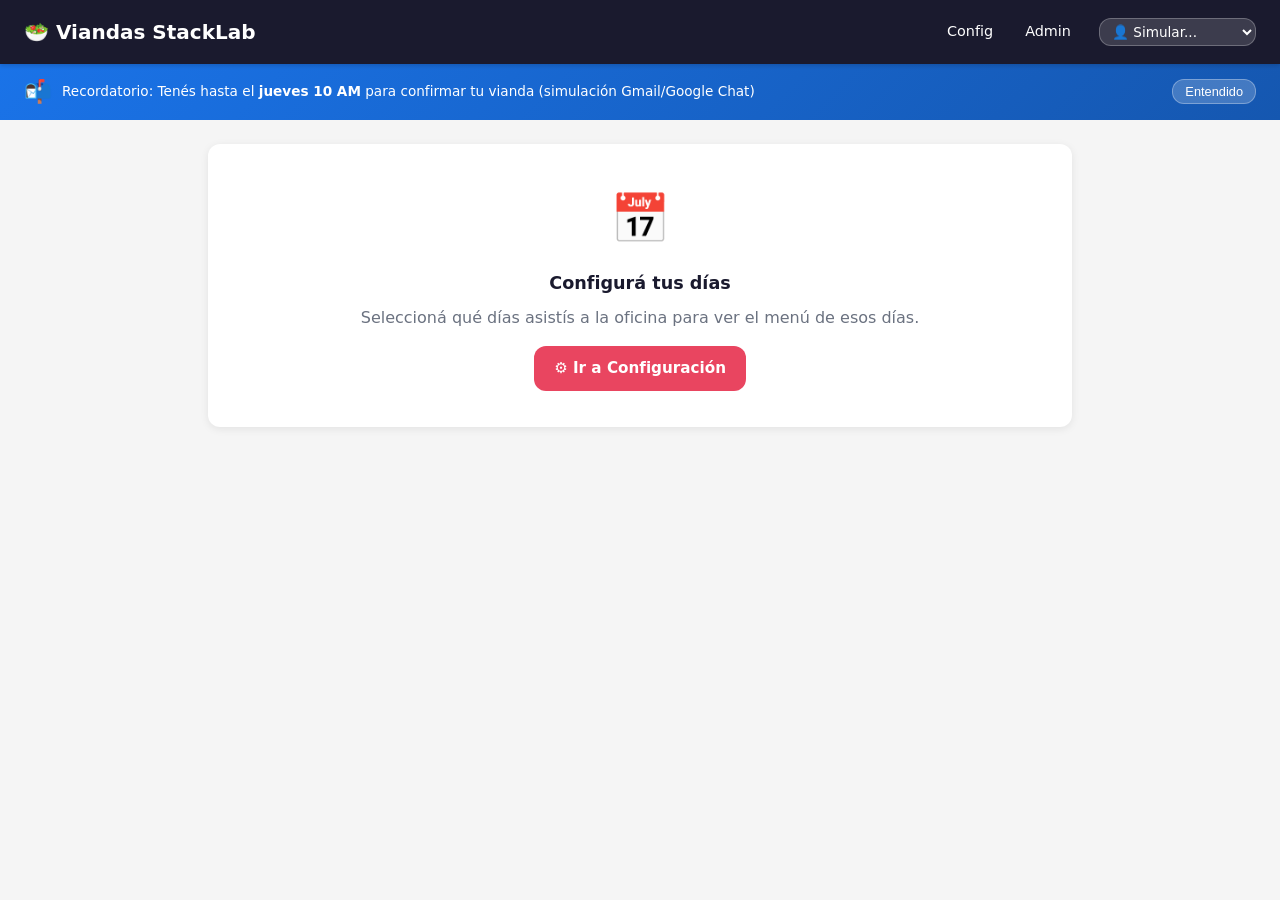
<file: index.html>
<!DOCTYPE html>
<html lang="es">
<head>
  <meta charset="UTF-8">
  <meta name="viewport" content="width=device-width, initial-scale=1.0">
  <title>Viandas StackLab — Menú Semanal</title>
  <link rel="stylesheet" href="style.css">
  <script defer src="app.js"></script>
</head>
<body>
  <!-- ============================================================
       Header with user simulation dropdown
       ============================================================ -->
  <header class="header">
    <span class="header__title">🥗 Viandas StackLab</span>
    <nav class="header__nav">
      <a href="config.html">Config</a>
      <a href="admin.html">Admin</a>
      <span id="user-sim"></span>
    </nav>
  </header>

  <!-- ============================================================
       Notification banner (Gmail / Google Chat simulation)
       Container populated by app.js initNotificationBanner
       ============================================================ -->
  <div id="notification-banner"></div>

  <!-- ============================================================
       Deadline banner (hidden by default, shown on simulation)
       ============================================================ -->
  <div id="deadline-banner" class="deadline-banner hidden" role="alert">
    ⏰ Cierre de pedidos: jueves 10 AM. Ya no se pueden confirmar viandas.
  </div>

  <!-- ============================================================
       Main: weekly menu
       ============================================================ -->
  <main class="main">
    <!-- Loading state -->
    <div id="loading" class="card text-center">
      <p>Cargando menú…</p>
    </div>

    <!-- Empty state: no attendance days configured -->
    <div id="empty-state" class="card cta-card hidden">
      <div class="cta-card__icon">📅</div>
      <h2 class="cta-card__title">Configurá tus días</h2>
      <p class="cta-card__text">
        Seleccioná qué días asistís a la oficina para ver el menú de esos días.
      </p>
      <a href="config.html" class="btn btn--primary">⚙️ Ir a Configuración</a>
    </div>

    <!-- Deadline simulator controls -->
    <div id="deadline-controls" class="flex justify-between items-center gap-1 mb-1 hidden">
      <span id="deadline-sim-btn"></span>
      <span id="deadline-status" class="text-muted" style="font-size:0.8rem"></span>
    </div>

    <!-- Menu days grid -->
    <div id="menu-container" class="menu-grid hidden"></div>
  </main>

  <!-- ============================================================
       Page-specific script
       ============================================================ -->
  <script defer>
    document.addEventListener('DOMContentLoaded', function() {
    (function () {
      'use strict';
      var V = window.ViandasApp;

      /* --- DOM refs --- */
      var loadingEl = document.getElementById('loading');
      var emptyStateEl = document.getElementById('empty-state');
      var deadlineBannerEl = document.getElementById('deadline-banner');
      var deadlineControlsEl = document.getElementById('deadline-controls');
      var deadlineSimBtnEl = document.getElementById('deadline-sim-btn');
      var deadlineStatusEl = document.getElementById('deadline-status');
      var menuContainer = document.getElementById('menu-container');

      var menuData = null;
      var currentUser = null;

      /* --- Helper: get selected attendance days from menu --- */
      function getAttendingDays() {
        if (!currentUser || !Array.isArray(currentUser.attendance)) return [];
        if (!menuData || !Array.isArray(menuData.days)) return [];
        return menuData.days.filter(function (day, idx) {
          return idx < currentUser.attendance.length && currentUser.attendance[idx];
        });
      }

      /* --- Helper: render a single day card --- */
      function renderDayCard(day, idx, attendingDays) {
        var date = day.date;
        var label = day.label;
        var options = day.options;
        var isDeadline = V.isDeadlineSimulated();
        var confirmed = V.isConfirmed(date);

        var card = document.createElement('div');
        card.className = 'card';
        card.setAttribute('data-date', date);

        // Day header
        var titleHtml = '<h2 class="card__title">' + label + '</h2>';

        // Highlight today
        var today = new Date().toISOString().slice(0, 10);
        if (date === today) {
          titleHtml = '<h2 class="card__title" style="color:var(--accent)">📌 Hoy: ' + label + '</h2>';
        }

        // Options list with radio buttons (always show, preselect if confirmed)
        var selectedDish = null;
        if (confirmed) {
          var confirmations = V.getConfirmations();
          if (confirmations[date] && typeof confirmations[date].dishIndex === 'number') {
            selectedDish = confirmations[date].dishIndex;
          }
        }

        var listHtml = '<ul class="menu-list">';
        options.forEach(function (opt, i) {
          var isSelected = selectedDish === i;
          var radioHtml = '<input type="radio" name="dish-' + date + '" value="' + i + '" class="dish-radio" id="dish-' + date + '-' + i + '"' + (isSelected ? ' checked' : '') + '>';
          listHtml += '<li><label for="dish-' + date + '-' + i + '" style="cursor:pointer;display:flex;align-items:center;gap:8px;">' +
            '<span class="menu-list__number">' + (i + 1) + '</span> ' +
            radioHtml + ' ' + opt + '</label></li>';
        });
        listHtml += '</ul>';

        // Footer: confirm button, confirmed badge + cancel, or disabled
        var footerHtml = '';
        if (confirmed) {
          var wasLate = false;
          var dishName = '';
          var confirmations = V.getConfirmations();
          if (confirmations[date]) {
            wasLate = confirmations[date].late === true;
            var dIdx = confirmations[date].dishIndex;
            if (typeof dIdx === 'number' && options[dIdx]) {
              dishName = options[dIdx];
            }
          }
          var badgeClass = wasLate ? 'confirm-badge--late' : 'confirm-badge--ok';
          var badgeText = wasLate ? '⚠️ Confirmado tarde' : '✅ Confirmado';
          var dishHtml = dishName ? '<br><span style="font-size:0.85rem;opacity:0.8;">' + dishName + '</span>' : '';
          footerHtml = '<div class="confirm-footer" style="flex-wrap:wrap;gap:8px;">' +
            '<span class="text-muted" style="font-size:0.8rem">Ya confirmaste este día' + dishHtml + '</span>' +
            '<div style="display:flex;gap:8px;align-items:center;">' +
            '<span class="confirm-badge ' + badgeClass + '">' + badgeText + '</span>' +
            '<button class="btn btn--danger btn--sm cancel-btn" data-date="' + date + '">❌ Cancelar</button>' +
            '</div>' +
            '</div>';
        } else {
          var btnText = isDeadline ? '⚠ Confirmar tarde' : '✔ Confirmar vianda';
          var btnClass = isDeadline ? 'btn btn--warning btn--block confirm-btn' : 'btn btn--primary btn--block confirm-btn';
          footerHtml = '<div class="confirm-footer">' +
            '<button class="' + btnClass + '" data-date="' + date + '">' +
            btnText + '</button>' +
            '</div>';
        }

        card.innerHTML = titleHtml + listHtml + footerHtml;
        return card;
      }

      /* --- Main render --- */
      function render() {
        if (!menuData) return;

        currentUser = V.getCurrentUser();
        var attendingDays = getAttendingDays();
        var isDeadline = V.isDeadlineSimulated();

        // Empty state: no attendance configured
        if (!currentUser || attendingDays.length === 0) {
          loadingEl.classList.add('hidden');
          emptyStateEl.classList.remove('hidden');
          menuContainer.classList.add('hidden');
          deadlineControlsEl.classList.add('hidden');
          deadlineBannerEl.classList.add('hidden');
          return;
        }

        // Has attendance → show menu
        loadingEl.classList.add('hidden');
        emptyStateEl.classList.add('hidden');
        menuContainer.innerHTML = '';
        menuContainer.classList.remove('hidden');
        deadlineControlsEl.classList.remove('hidden');

        // Deadline banner
        if (isDeadline) {
          deadlineBannerEl.classList.remove('hidden');
        } else {
          deadlineBannerEl.classList.add('hidden');
        }

        // Deadline status text
        deadlineStatusEl.textContent = isDeadline
          ? 'Modo simulación: pedidos cerrados'
          : '';

        // Render each attending day
        attendingDays.forEach(function (day, idx) {
          var card = renderDayCard(day, idx, attendingDays);
          menuContainer.appendChild(card);
        });

        /* --- Update a single day card without re-rendering the whole page --- */
        function updateCardForDate(date) {
          var attendingDays = getAttendingDays();
          var day = attendingDays.find(function (d) { return d.date === date; });
          if (!day) return;

          var oldCard = menuContainer.querySelector('[data-date="' + date + '"]');
          if (!oldCard) return;

          var newCard = renderDayCard(day, 0, attendingDays);
          oldCard.replaceWith(newCard);

          // Re-bind cancel button on the new card
          var cancelBtn = newCard.querySelector('.cancel-btn');
          if (cancelBtn) {
            cancelBtn.addEventListener('click', function () {
              var d = cancelBtn.getAttribute('data-date');
              if (confirm('¿Seguro que querés cancelar tu pedido para el ' + d + '?')) {
                V.removeConfirmation(d);
                updateCardForDate(d);
              }
            });
          }
        }

        // Bind confirm buttons
        menuContainer.querySelectorAll('.confirm-btn').forEach(function (btn) {
          btn.addEventListener('click', function () {
            var date = btn.getAttribute('data-date');
            var selectedRadio = document.querySelector('input[name="dish-' + date + '"]:checked');
            if (!selectedRadio) {
              alert('⚠️ Seleccioná un plato antes de confirmar');
              return;
            }
            var dishIndex = parseInt(selectedRadio.value);
            var confirmData = V.buildConfirmation({ 
              late: V.isDeadlineSimulated(),
              dishIndex: dishIndex
            });
            V.saveConfirmation(date, confirmData);
            updateCardForDate(date); // Update only this card
          });
        });

        // Bind cancel buttons
        menuContainer.querySelectorAll('.cancel-btn').forEach(function (btn) {
          btn.addEventListener('click', function () {
            var date = btn.getAttribute('data-date');
            if (confirm('¿Seguro que querés cancelar tu pedido para el ' + date + '?')) {
              V.removeConfirmation(date);
              updateCardForDate(date); // Update only this card
            }
          });
        });
      }

      /* --- Init deadline button (re-render on toggle) --- */
      function initDeadline() {
        V.initDeadlineButton('#deadline-sim-btn', {
          onToggle: function () {
            render();
          }
        });
      }

      /* --- Init notification banner --- */
      function initBanner() {
        V.initNotificationBanner('#notification-banner');
      }

      /* --- Init user simulation --- */
      function initUserSim() {
        V.initUserSimulation('#user-sim', {
          onChange: function () {
            // Reload to refresh everything with new user context
            window.location.reload();
          }
        });
      }

      /* --- Fetch menu.json and bootstrap --- */
      function fetchMenu() {
        fetch('menu.json')
          .then(function (resp) {
            if (!resp.ok) throw new Error('HTTP ' + resp.status);
            return resp.json();
          })
          .then(function (data) {
            menuData = data;
            initDeadline();
            initBanner();
            initUserSim();
            render();
          })
          .catch(function (err) {
            console.error('[Viandas] Failed to load menu.json:', err);
            loadingEl.innerHTML =
              '<p style="color:var(--danger)">❌ Error al cargar el menú. Recargá la página.</p>';
          });
      }

      /* --- Bootstrap --- */
      if (document.readyState === 'loading') {
        document.addEventListener('DOMContentLoaded', fetchMenu);
      } else {
        fetchMenu();
      }
    })();
    }); // DOMContentLoaded
  </script>
</body>
</html>
</file>
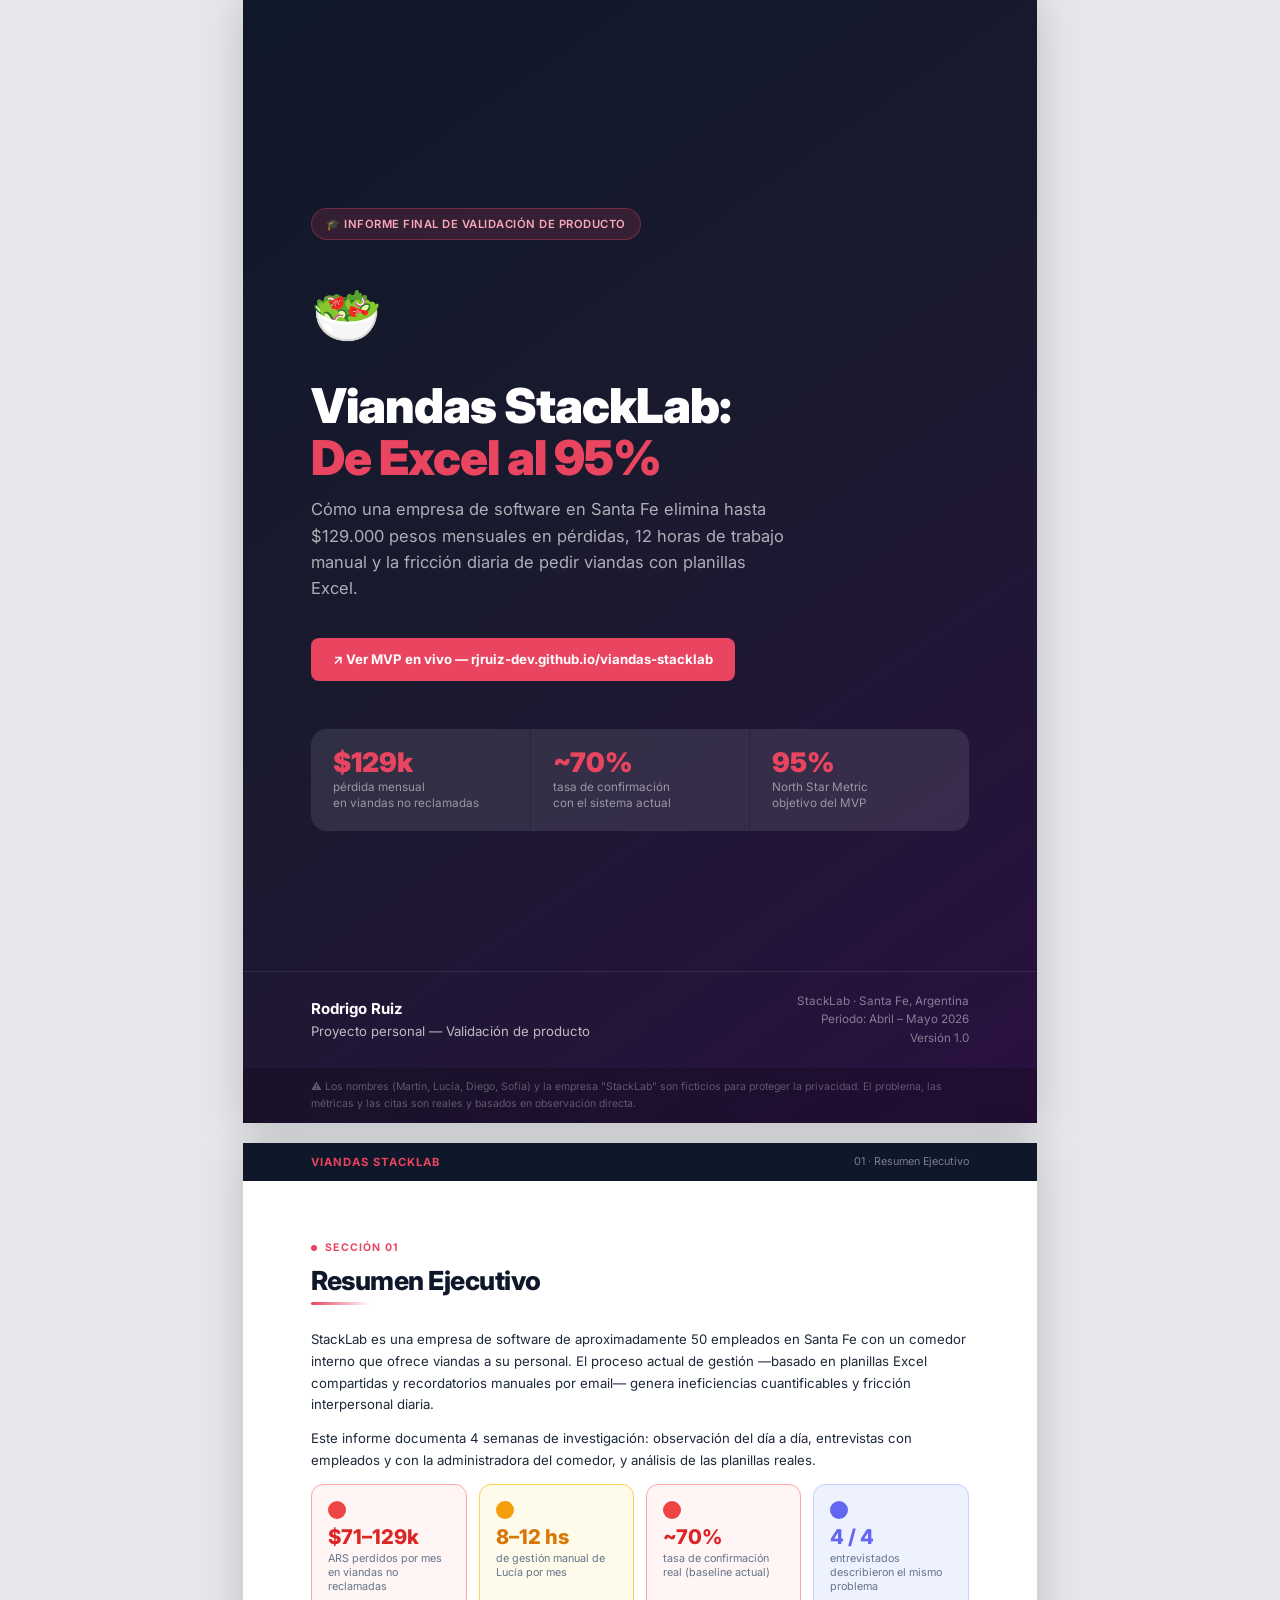
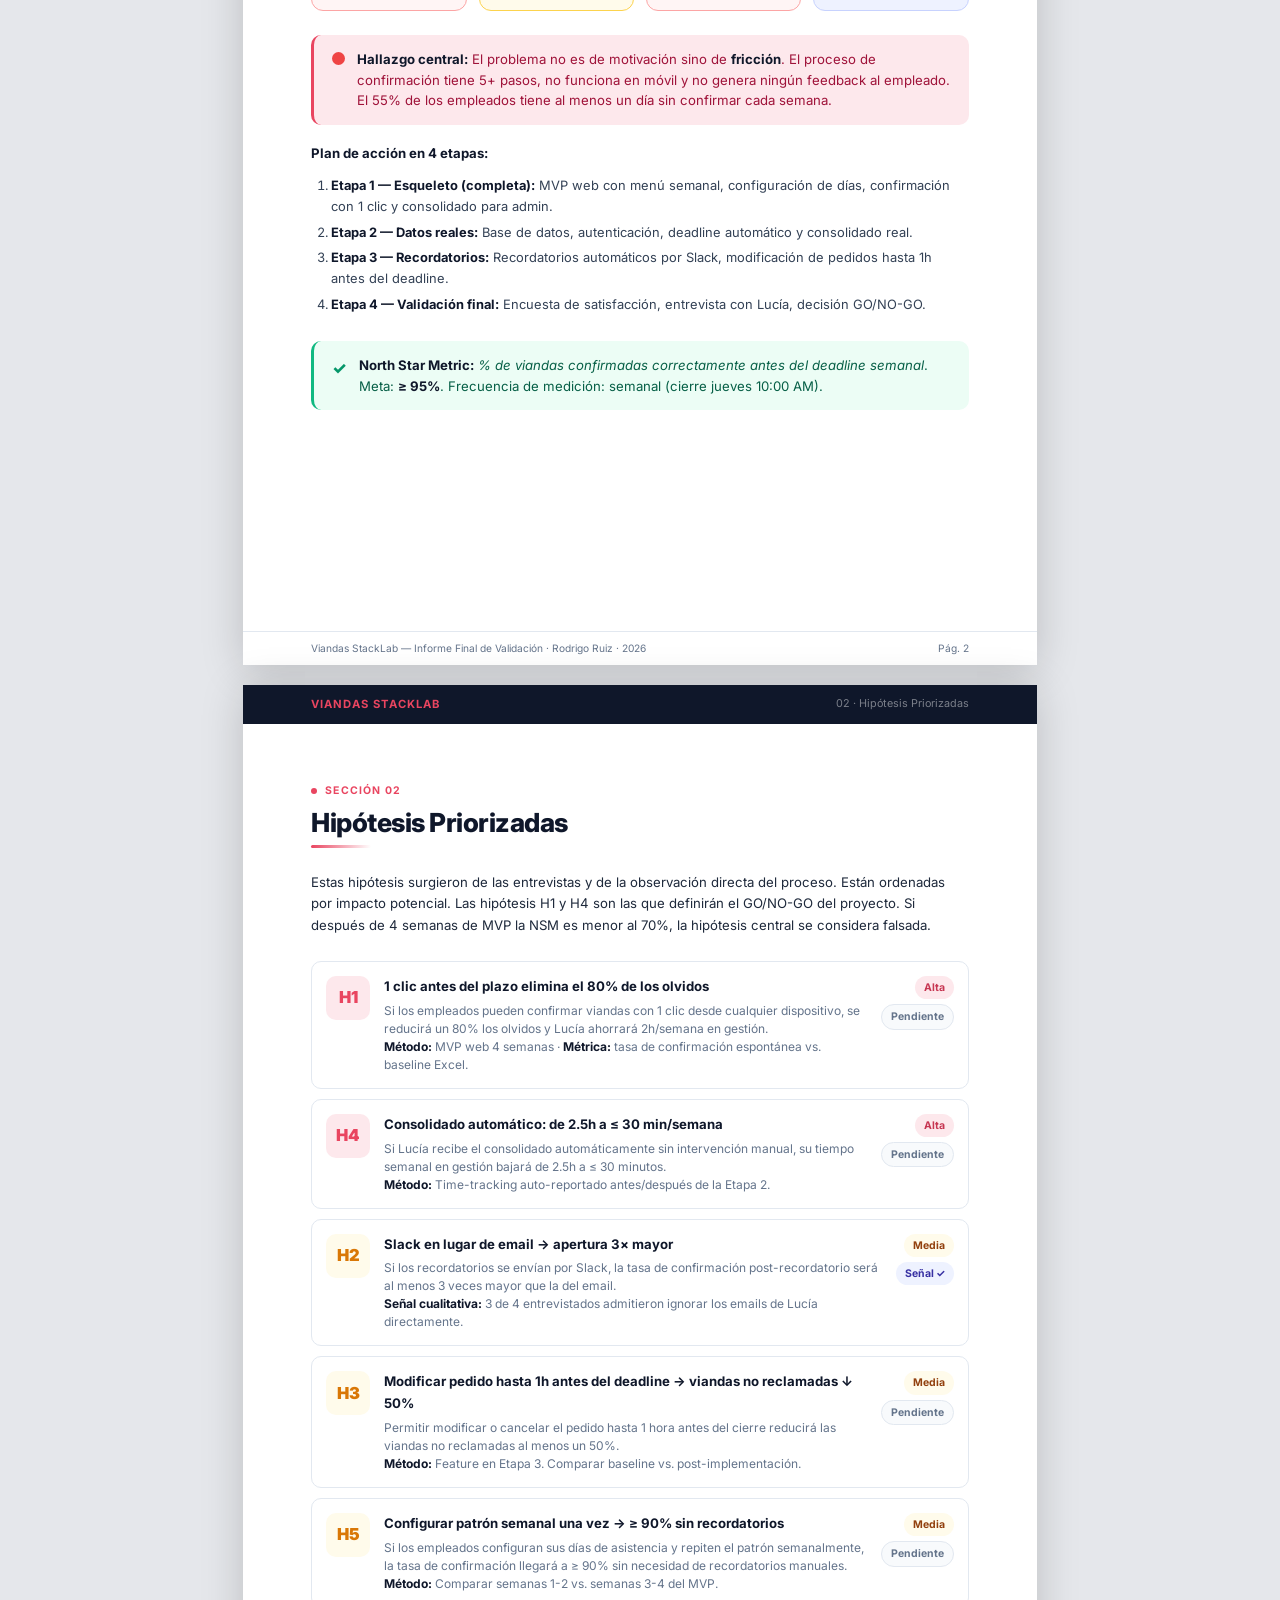
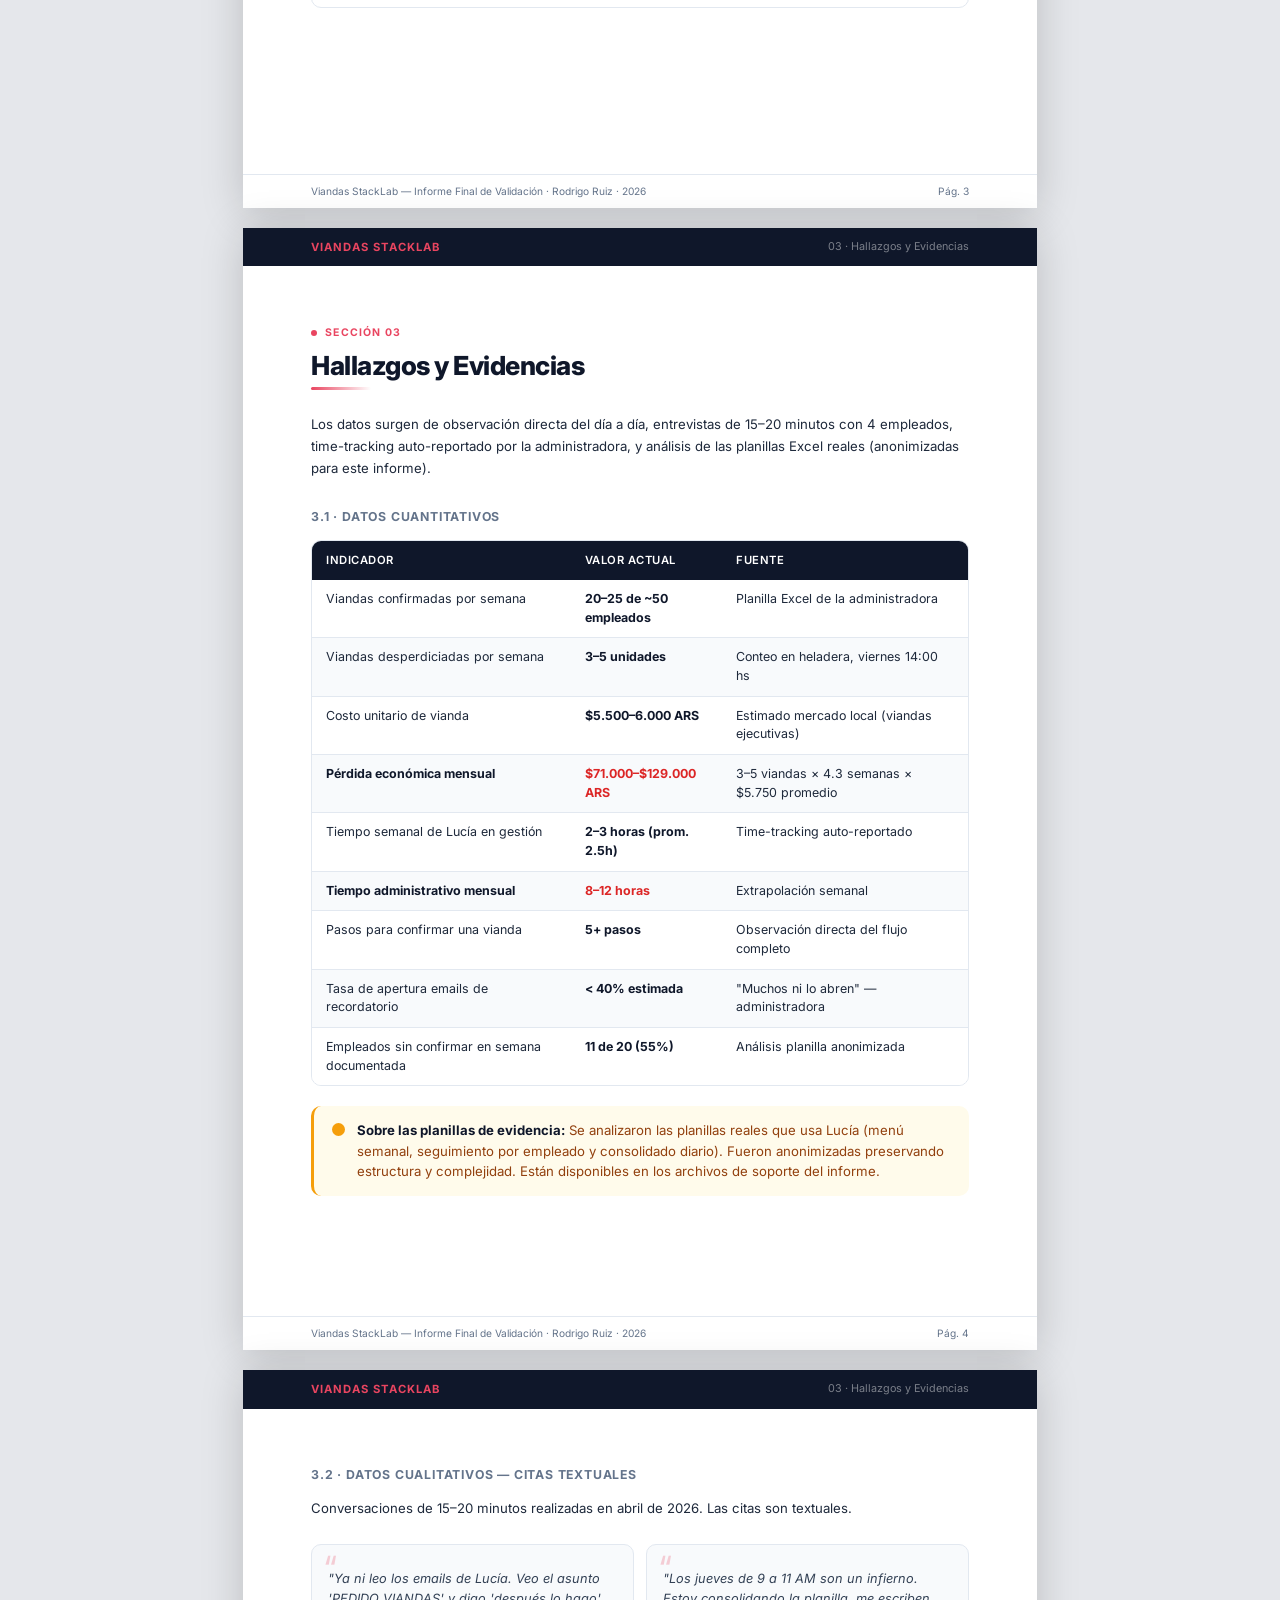
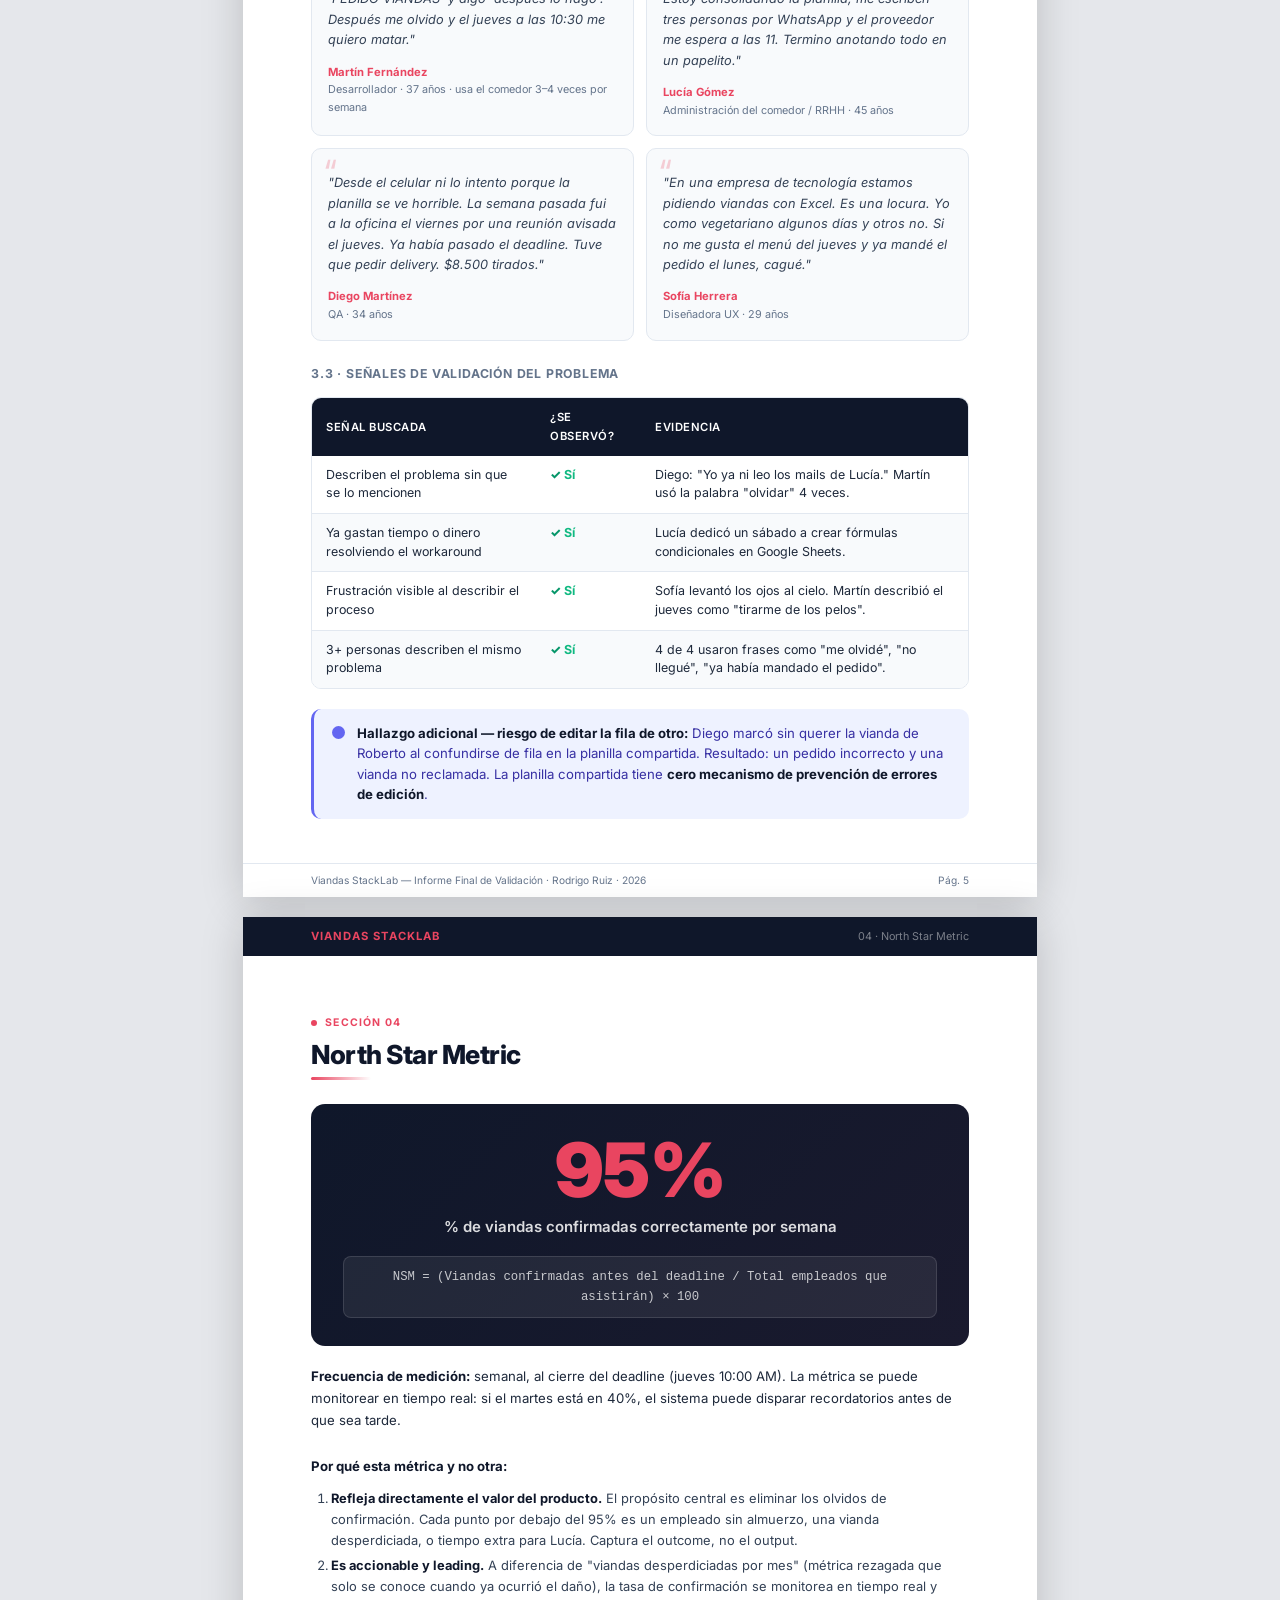
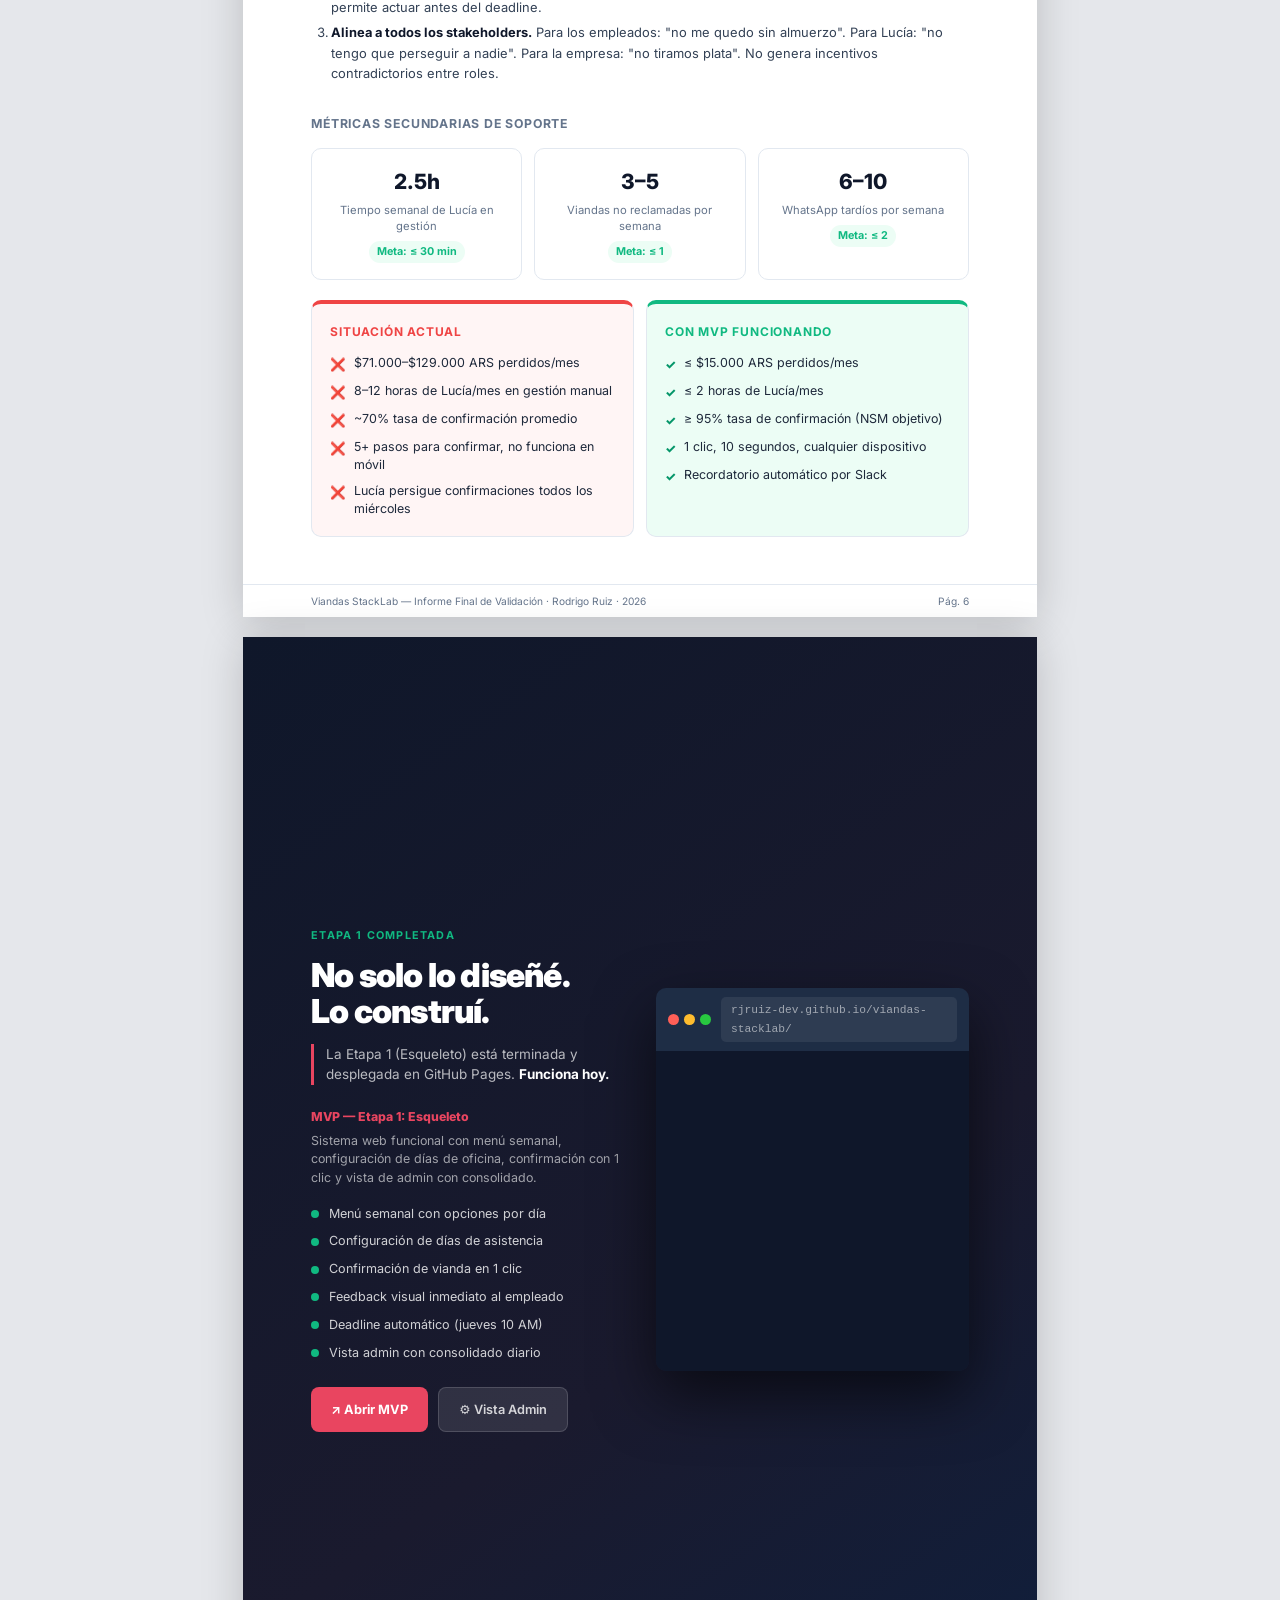
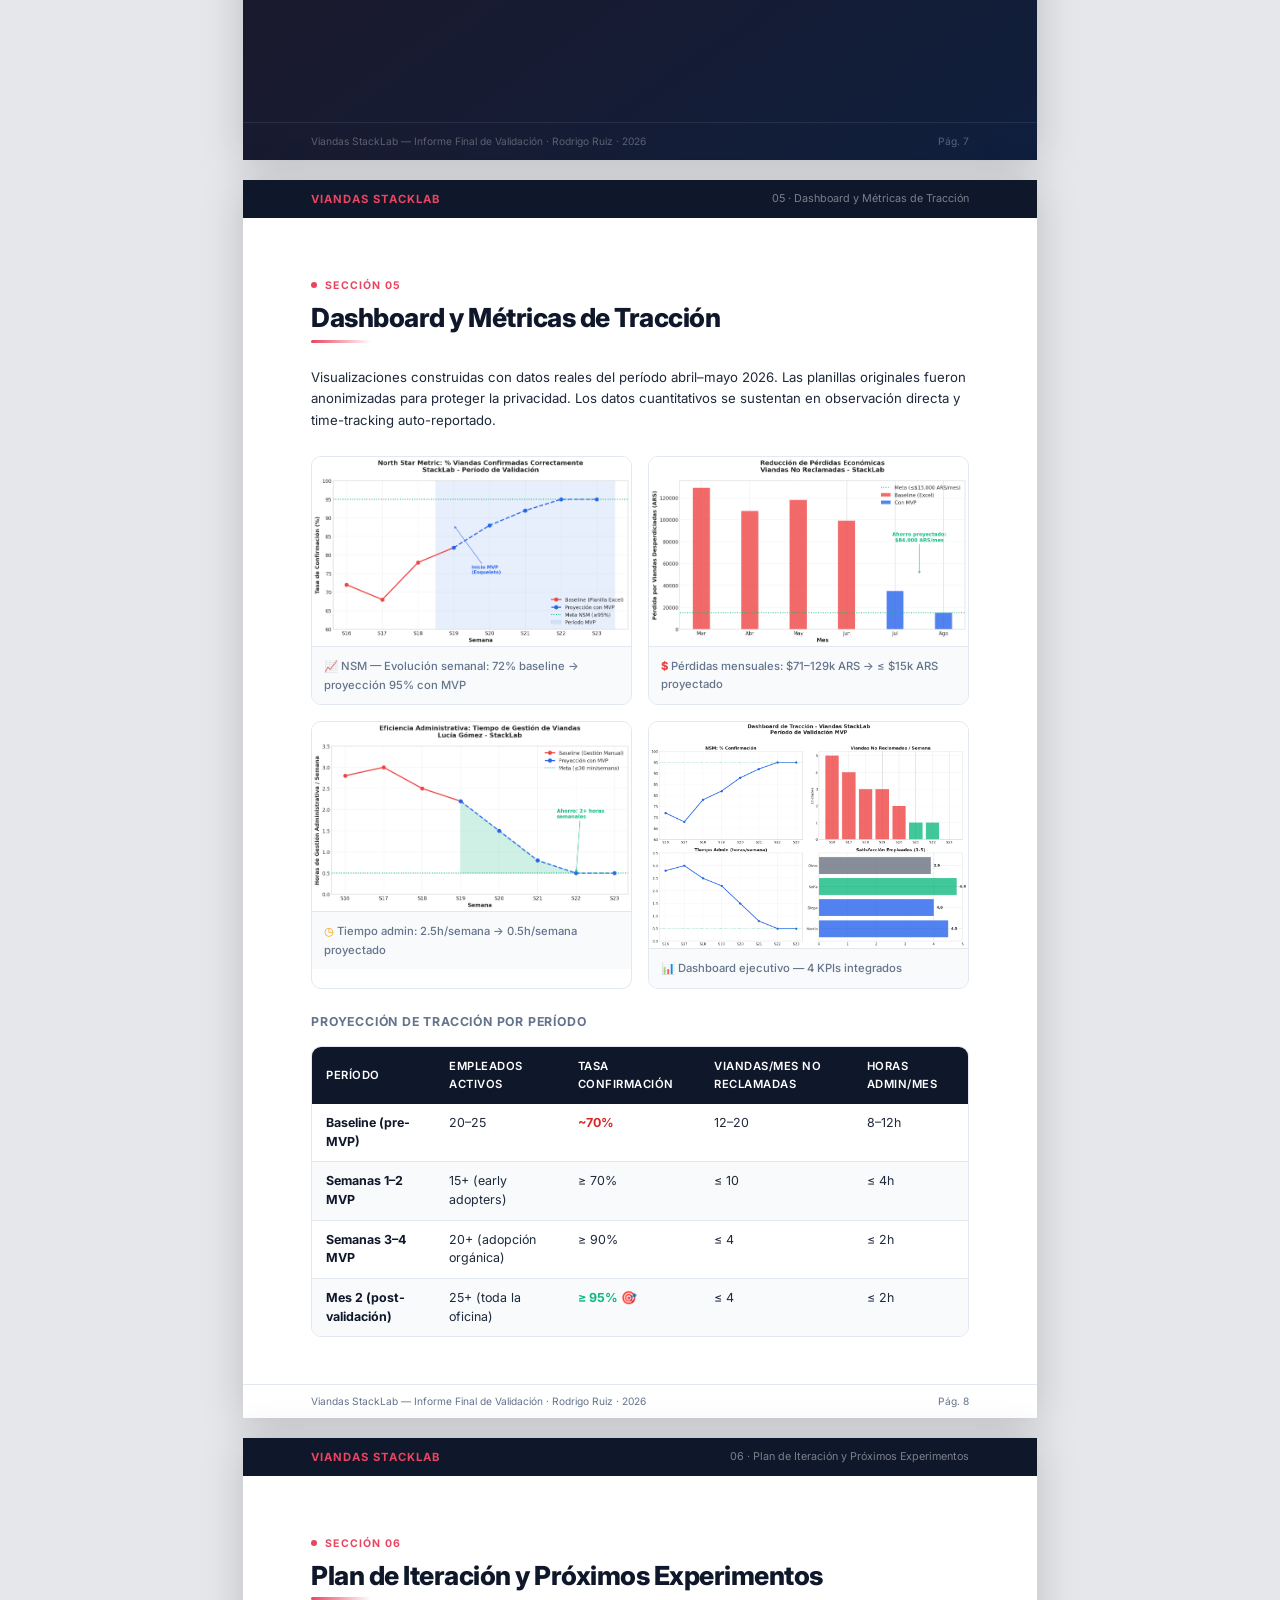
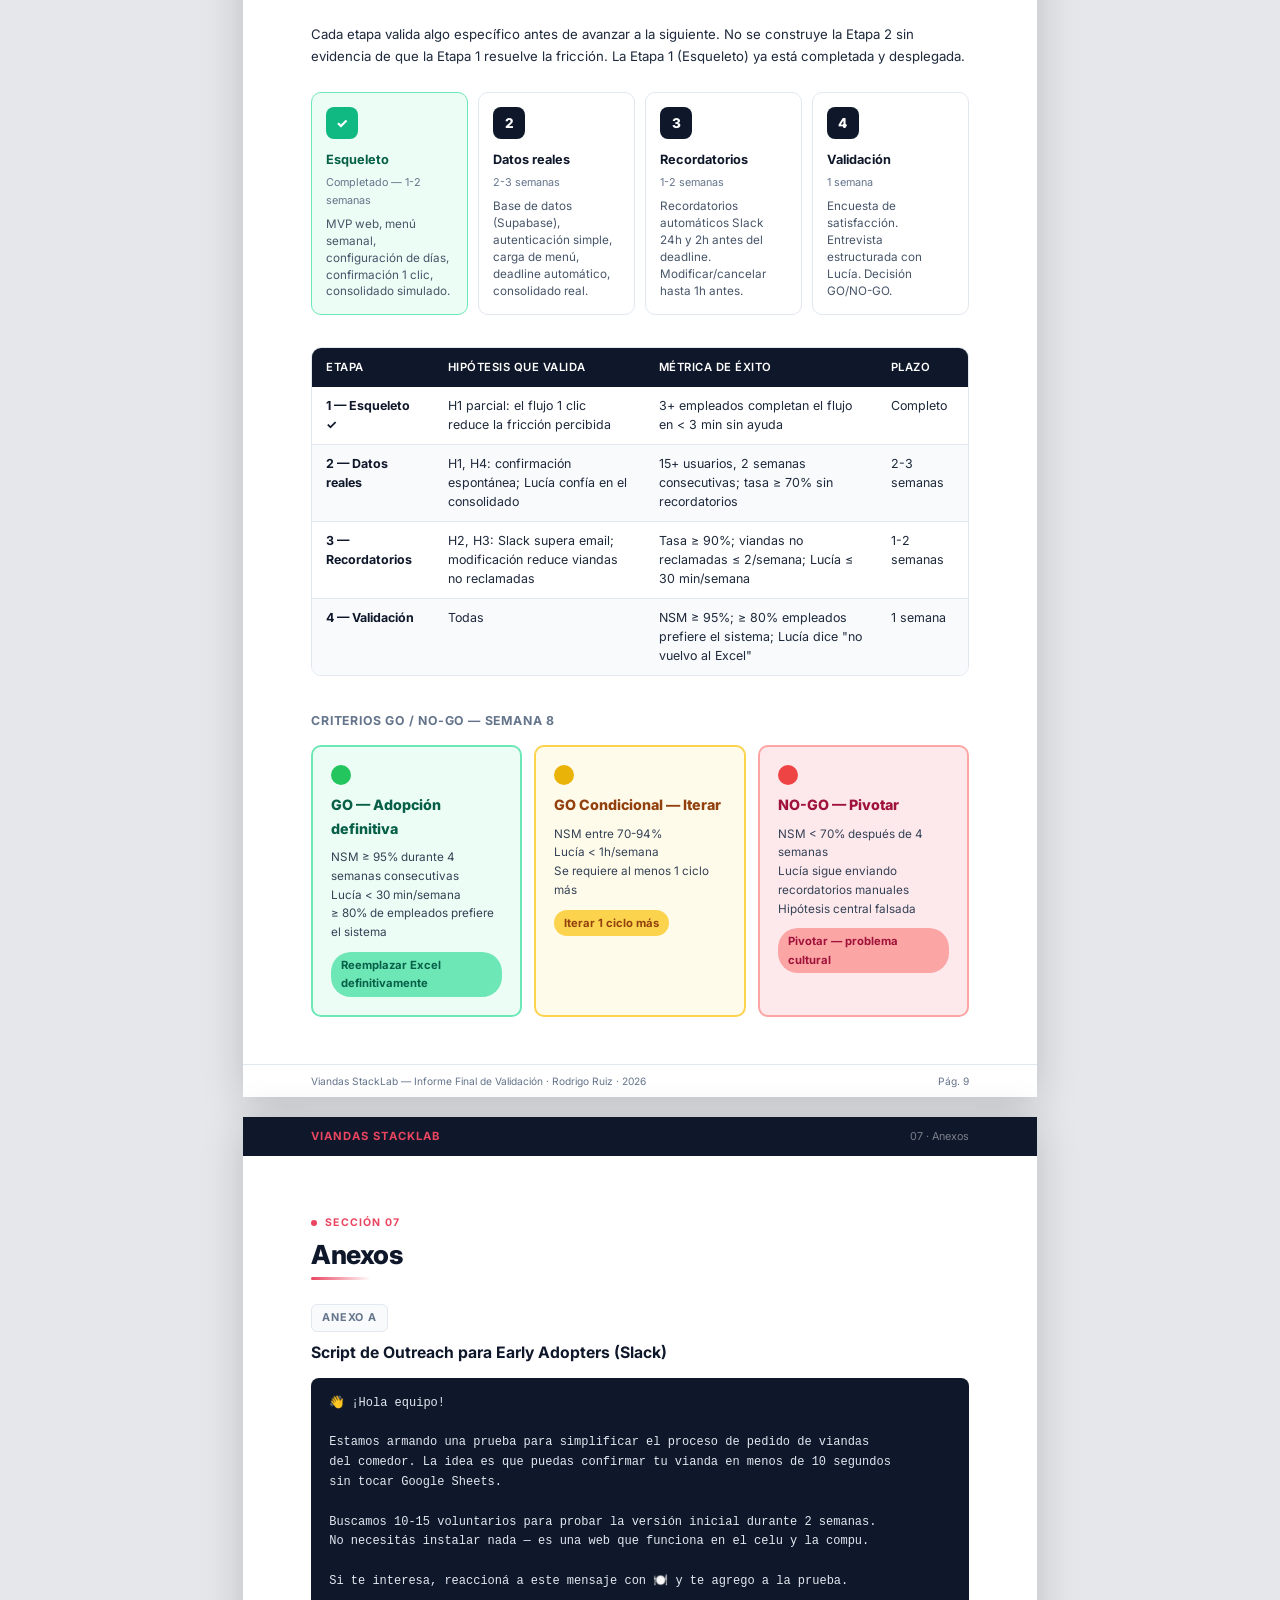
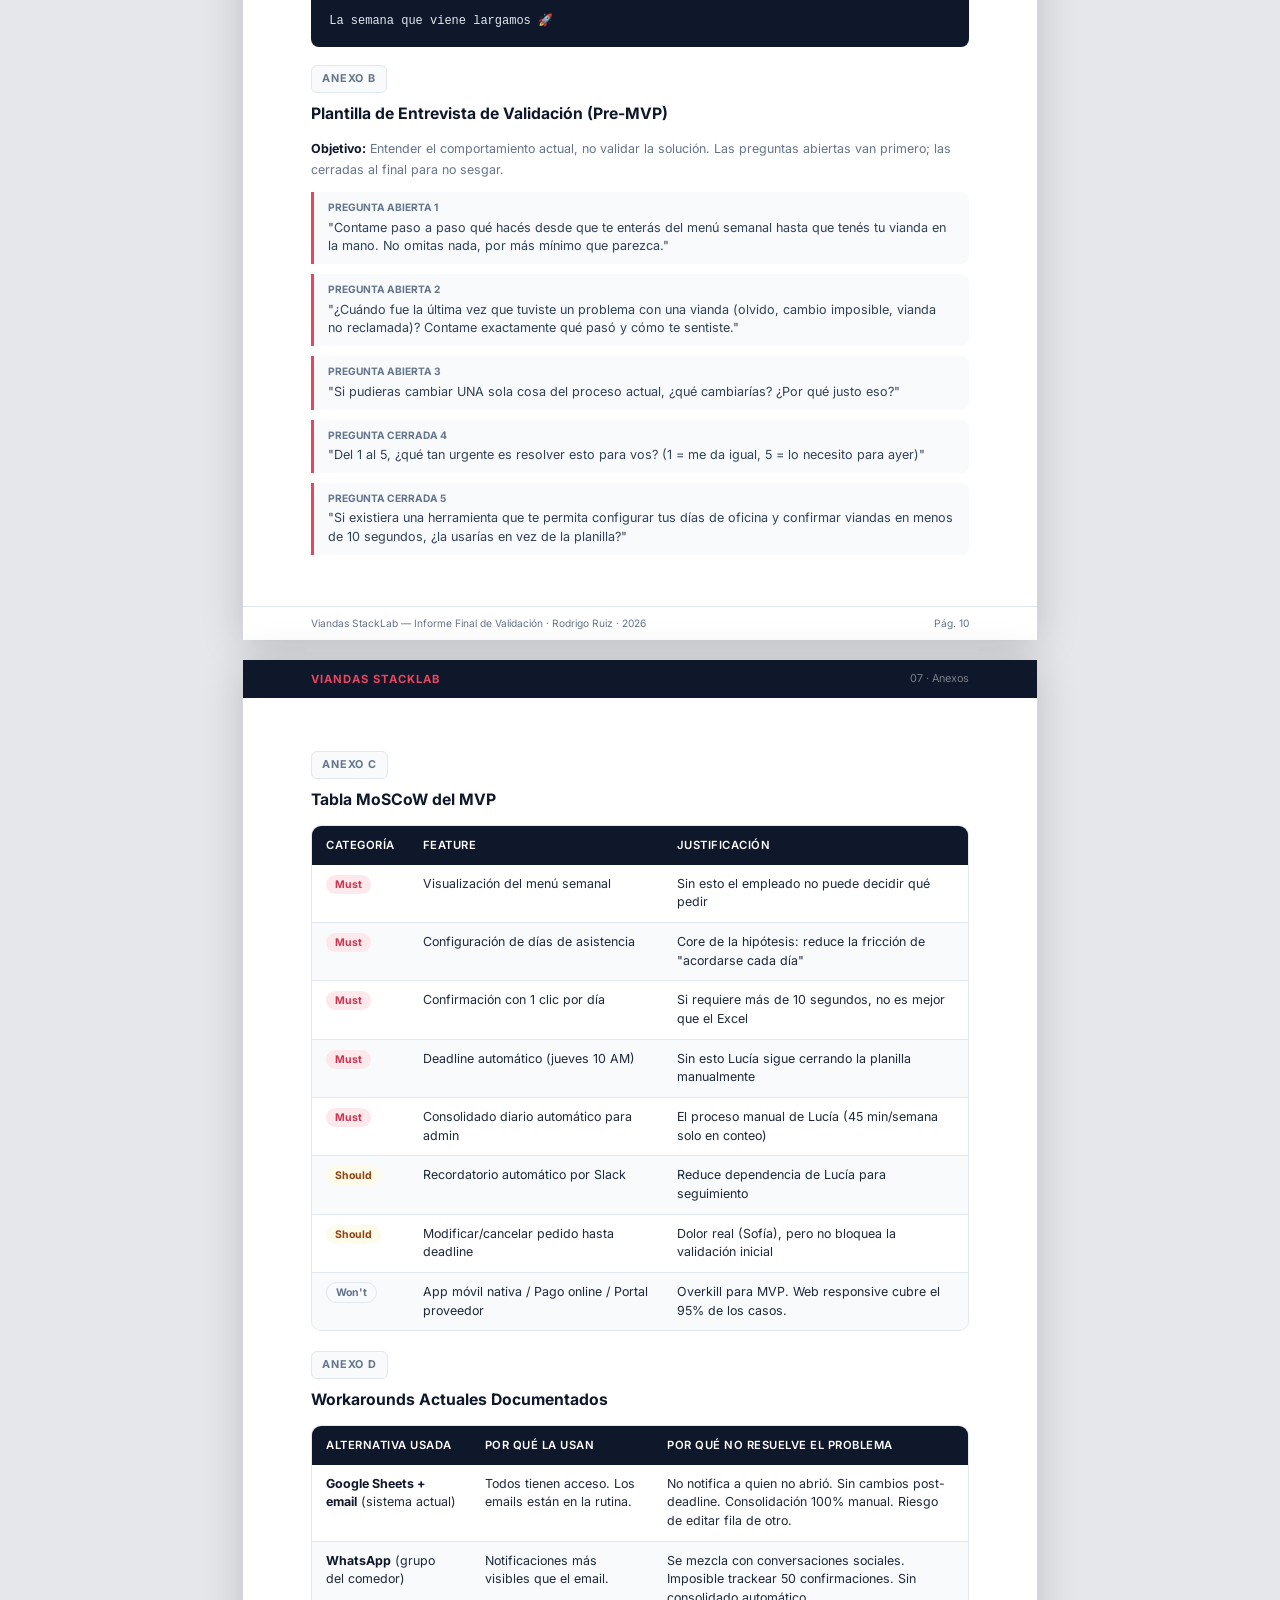
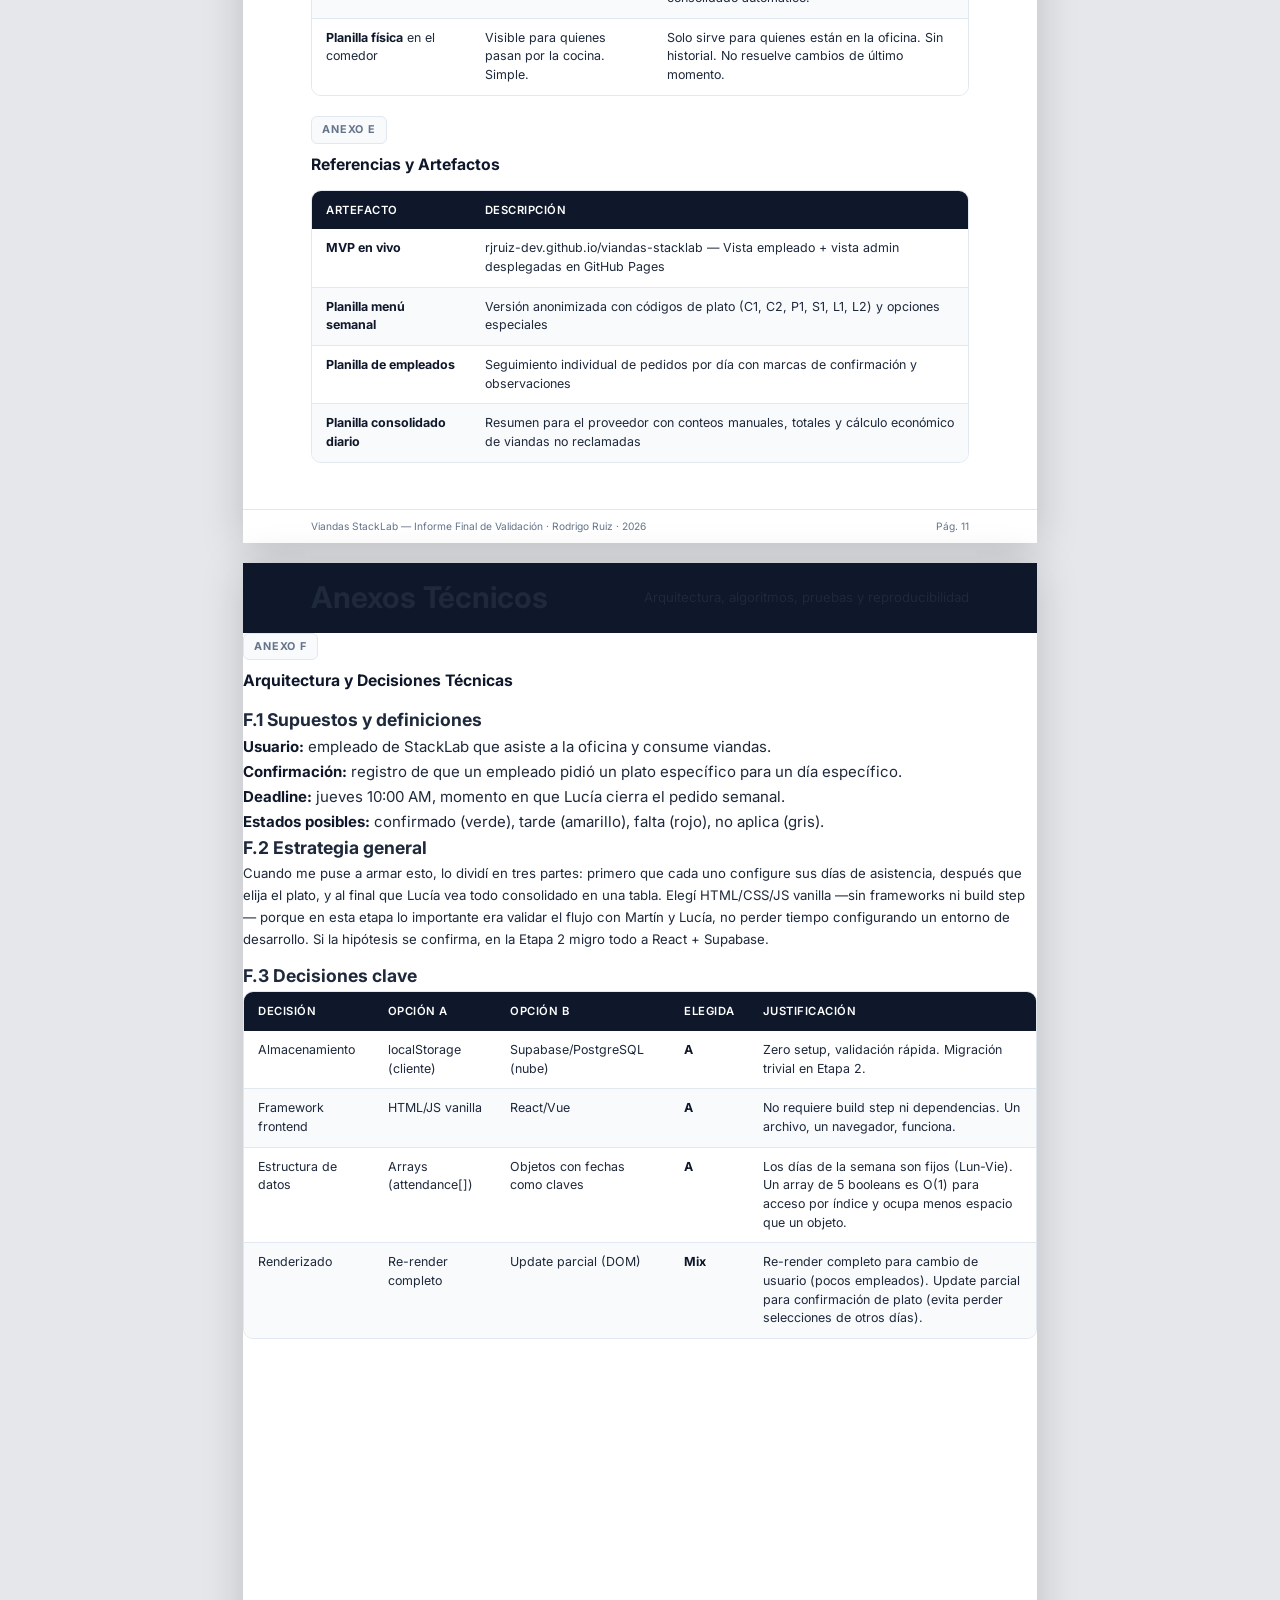
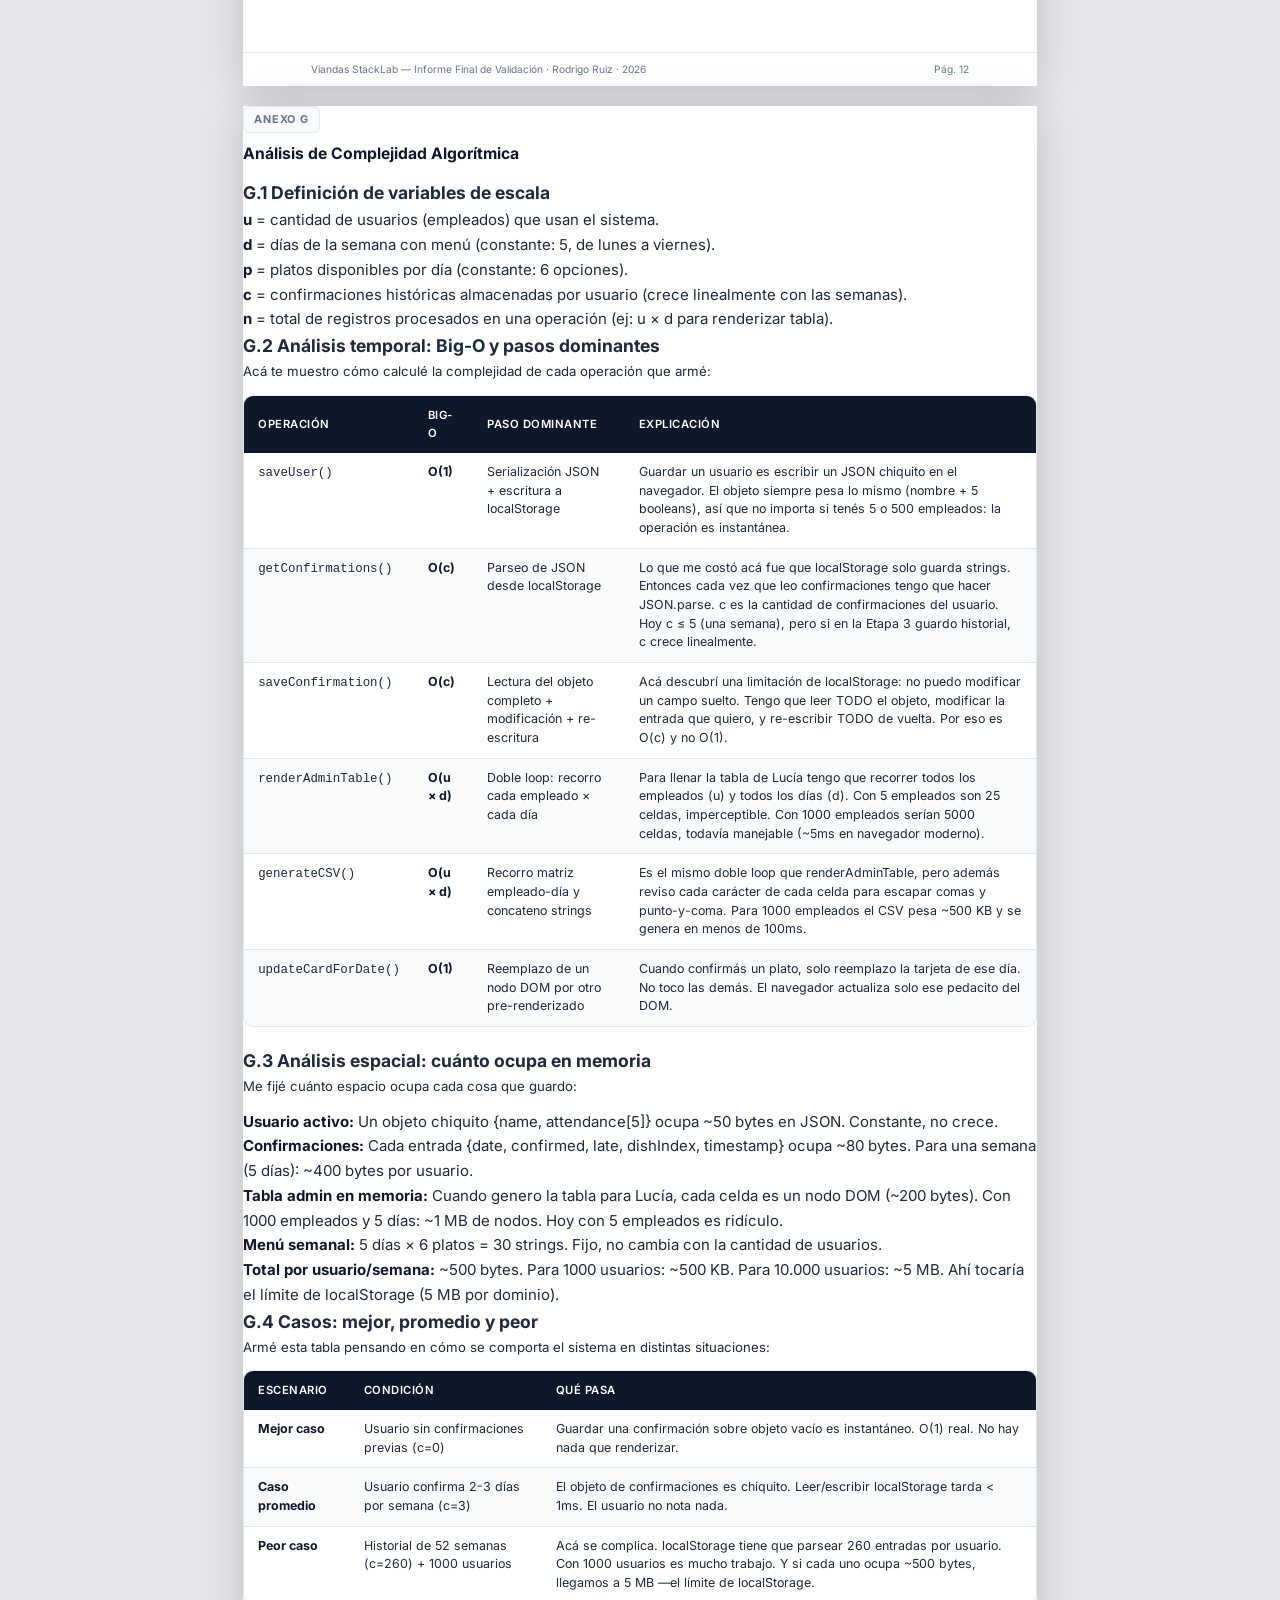
<file: informe/index.html>
<!DOCTYPE html>
<html lang="es">
<head>
    <meta charset="UTF-8">
    <meta name="viewport" content="width=device-width, initial-scale=1.0">
    <title>Informe Final — Viandas StackLab</title>
    <link href="https://fonts.googleapis.com/css2?family=Inter:ital,wght@0,300;0,400;0,500;0,600;0,700;0,800;0,900;1,400;1,500&display=swap" rel="stylesheet">
    <style>
        /* Precargar fuentes para impresión rápida */
        @font-face {
            font-family: 'Inter';
            font-display: swap;
        }
    </style>
    <style>
        /* ─────────────────────────────────────────
           VARIABLES & RESET
        ───────────────────────────────────────── */
        :root {
            --red:      #e94560;
            --red-dark: #c73652;
            --red-soft: #fde8ec;
            --indigo:   #6366f1;
            --indigo-soft: #eef2ff;
            --green:    #10b981;
            --green-soft: #ecfdf5;
            --amber:    #f59e0b;
            --amber-soft: #fffbeb;
            --dark:     #0f172a;
            --slate:    #1e293b;
            --slate-2:  #334155;
            --slate-3:  #475569;
            --muted:    #64748b;
            --border:   #e2e8f0;
            --surface:  #f8fafc;
            --white:    #ffffff;
        }

        * { margin: 0; padding: 0; box-sizing: border-box; }

        html { font-size: 15px; }

        body {
            font-family: 'Inter', system-ui, sans-serif;
            background: #e5e7eb;
            color: var(--slate);
            line-height: 1.65;
        }

        /* ─────────────────────────────────────────
           DOCUMENT PAGES
        ───────────────────────────────────────── */
        .page {
            width: 210mm;
            min-height: 297mm;
            margin: 0 auto 20px;
            background: var(--white);
            box-shadow: 0 4px 40px rgba(0,0,0,0.18);
            position: relative;
            overflow: hidden;
        }

        .page-body {
            padding: 14mm 18mm 16mm;
        }

        /* ─────────────────────────────────────────
           COVER PAGE
        ───────────────────────────────────────── */
        .cover {
            background: linear-gradient(145deg, #0f172a 0%, #1a1a2e 45%, #2a1040 100%);
            display: flex;
            flex-direction: column;
            justify-content: space-between;
            padding: 0;
            min-height: 297mm;
        }

        .cover-top {
            padding: 18mm 18mm 0;
            flex: 1;
            display: flex;
            flex-direction: column;
            justify-content: center;
        }

        .cover-badge {
            display: inline-flex;
            align-items: center;
            gap: 8px;
            background: rgba(233,69,96,0.15);
            border: 1px solid rgba(233,69,96,0.35);
            color: #f9a8b8;
            padding: 6px 14px;
            border-radius: 40px;
            font-size: 0.75rem;
            font-weight: 600;
            letter-spacing: 0.5px;
            text-transform: uppercase;
            margin-bottom: 28px;
            width: fit-content;
        }

        .cover-emoji {
            font-size: 3.8rem;
            margin-bottom: 18px;
            display: block;
        }

        .cover-title {
            font-size: 3.2rem;
            font-weight: 900;
            line-height: 1.08;
            color: #ffffff;
            margin-bottom: 12px;
            letter-spacing: -1px;
        }

        .cover-title span { color: var(--red); }

        .cover-subtitle {
            font-size: 1.1rem;
            color: rgba(255,255,255,0.65);
            max-width: 480px;
            line-height: 1.6;
            margin-bottom: 36px;
        }

        .cover-mvp-link {
            display: inline-flex;
            align-items: center;
            gap: 8px;
            background: var(--red);
            color: white;
            padding: 11px 22px;
            border-radius: 8px;
            font-weight: 700;
            font-size: 0.88rem;
            text-decoration: none;
            width: fit-content;
            margin-bottom: 48px;
        }

        .cover-stats {
            display: grid;
            grid-template-columns: repeat(3, 1fr);
            gap: 1px;
            background: rgba(255,255,255,0.06);
            border-radius: 16px;
            overflow: hidden;
            margin-bottom: 0;
        }

        .cover-stat {
            padding: 20px 22px;
            background: rgba(255,255,255,0.04);
        }

        .cover-stat .val {
            font-size: 1.8rem;
            font-weight: 900;
            color: var(--red);
            line-height: 1;
            margin-bottom: 4px;
        }

        .cover-stat .label {
            font-size: 0.78rem;
            color: rgba(255,255,255,0.5);
            line-height: 1.3;
        }

        .cover-footer {
            padding: 20px 18mm;
            border-top: 1px solid rgba(255,255,255,0.08);
            display: flex;
            justify-content: space-between;
            align-items: center;
        }

        .cover-footer .author {
            color: rgba(255,255,255,0.7);
            font-size: 0.88rem;
        }

        .cover-footer .author strong {
            color: white;
            font-size: 1rem;
            display: block;
        }

        .cover-footer .meta {
            text-align: right;
            color: rgba(255,255,255,0.45);
            font-size: 0.78rem;
            line-height: 1.6;
        }

        .cover-privacy {
            font-size: 0.7rem;
            color: rgba(255,255,255,0.3);
            padding: 10px 18mm;
            background: rgba(0,0,0,0.2);
        }

        /* ─────────────────────────────────────────
           SECTION HEADERS
        ───────────────────────────────────────── */
        .section-label {
            display: inline-flex;
            align-items: center;
            gap: 8px;
            font-size: 0.7rem;
            font-weight: 700;
            text-transform: uppercase;
            letter-spacing: 1.2px;
            color: var(--red);
            margin-bottom: 8px;
        }

        .section-label .dot {
            width: 6px;
            height: 6px;
            border-radius: 50%;
            background: var(--red);
            -webkit-print-color-adjust: exact;
            print-color-adjust: exact;
        }

        h1.section-title {
            font-size: 1.75rem;
            font-weight: 800;
            color: var(--dark);
            line-height: 1.2;
            margin-bottom: 6px;
            letter-spacing: -0.5px;
        }

        .section-desc {
            font-size: 0.9rem;
            color: var(--muted);
            margin-bottom: 24px;
            line-height: 1.55;
        }

        .section-divider {
            height: 3px;
            background: linear-gradient(to right, var(--red), transparent);
            border-radius: 4px;
            margin-bottom: 24px;
            width: 60px;
        }

        /* ─────────────────────────────────────────
           PAGE HEADER (inner pages)
        ───────────────────────────────────────── */
        .page-header {
            background: var(--dark);
            padding: 10px 18mm;
            display: flex;
            justify-content: space-between;
            align-items: center;
        }

        .page-header .project {
            font-size: 0.75rem;
            font-weight: 700;
            color: var(--red);
            text-transform: uppercase;
            letter-spacing: 1px;
        }

        .page-header .section-name {
            font-size: 0.72rem;
            color: rgba(255,255,255,0.45);
        }

        /* ─────────────────────────────────────────
           PAGE FOOTER (inner pages)
        ───────────────────────────────────────── */
        .page-footer {
            position: absolute;
            bottom: 0;
            left: 0;
            right: 0;
            padding: 8px 18mm;
            border-top: 1px solid var(--border);
            display: flex;
            justify-content: space-between;
            align-items: center;
            font-size: 0.68rem;
            color: var(--muted);
        }

        /* ─────────────────────────────────────────
           KPI CARDS
        ───────────────────────────────────────── */
        .kpi-grid {
            display: grid;
            grid-template-columns: repeat(4, 1fr);
            gap: 12px;
            margin-bottom: 24px;
        }

        .kpi-card {
            border-radius: 12px;
            padding: 16px;
            border: 1px solid var(--border);
            background: var(--white);
        }

        .kpi-card .kpi-icon {
            font-size: 1.4rem;
            margin-bottom: 8px;
        }

        .kpi-card .kpi-val {
            font-size: 1.35rem;
            font-weight: 800;
            line-height: 1;
            margin-bottom: 5px;
        }

        .kpi-card .kpi-label {
            font-size: 0.72rem;
            color: var(--muted);
            line-height: 1.3;
        }

        .kpi-card.danger  { border-color: #fca5a5; background: #fff5f5; }
        .kpi-card.danger  .kpi-val { color: #dc2626; }

        .kpi-card.warning { border-color: #fcd34d; background: #fffbeb; }
        .kpi-card.warning .kpi-val { color: #d97706; }

        .kpi-card.success { border-color: #6ee7b7; background: var(--green-soft); }
        .kpi-card.success .kpi-val { color: #059669; }

        .kpi-card.primary { border-color: #c7d2fe; background: var(--indigo-soft); }
        .kpi-card.primary .kpi-val { color: var(--indigo); }

        /* ─────────────────────────────────────────
           CALLOUT BLOCK
        ───────────────────────────────────────── */
        .callout {
            border-radius: 10px;
            padding: 14px 18px;
            margin-bottom: 18px;
            display: flex;
            gap: 12px;
            align-items: flex-start;
            font-size: 0.88rem;
            line-height: 1.55;
        }

        .callout-icon { font-size: 1.1rem; flex-shrink: 0; margin-top: 1px; }

        /* Formas CSS print-safe — reemplazan emoji de color que Chrome aplana a negro en PDF */
        .dot-icon {
            display: inline-block;
            width: 13px;
            height: 13px;
            border-radius: 50%;
            flex-shrink: 0;
            margin-top: 3px;
        }
        .dot-icon.red   { background: #ef4444; }
        .dot-icon.amber { background: #f59e0b; }
        .dot-icon.blue  { background: #6366f1; }

        .kpi-dot {
            display: block;
            width: 18px;
            height: 18px;
            border-radius: 50%;
            margin-bottom: 8px;
        }

        .gng-dot {
            display: block;
            width: 20px;
            height: 20px;
            border-radius: 50%;
            margin-bottom: 4px;
        }

        .callout.info    { background: var(--indigo-soft); border-left: 3px solid var(--indigo); color: #3730a3; }
        .callout.success { background: var(--green-soft);  border-left: 3px solid var(--green);  color: #065f46; }
        .callout.warning { background: var(--amber-soft);  border-left: 3px solid var(--amber);  color: #92400e; }
        .callout.danger  { background: var(--red-soft);    border-left: 3px solid var(--red);    color: #9f1239; }

        /* ─────────────────────────────────────────
           TABLES
        ───────────────────────────────────────── */
        .table-wrap {
            width: 100%;
            overflow: hidden;
            border-radius: 10px;
            border: 1px solid var(--border);
            margin-bottom: 20px;
        }

        table {
            width: 100%;
            border-collapse: collapse;
            font-size: 0.83rem;
        }

        thead tr {
            background: var(--dark);
            color: white;
        }

        thead th {
            padding: 10px 14px;
            text-align: left;
            font-weight: 600;
            font-size: 0.75rem;
            text-transform: uppercase;
            letter-spacing: 0.5px;
        }

        tbody tr:nth-child(even) { background: var(--surface); }
        tbody tr:nth-child(odd)  { background: var(--white); }

        tbody td {
            padding: 10px 14px;
            vertical-align: top;
            border-bottom: 1px solid var(--border);
            line-height: 1.5;
        }

        tbody tr:last-child td { border-bottom: none; }

        /* ─────────────────────────────────────────
           QUOTE CARDS
        ───────────────────────────────────────── */
        .quotes-grid {
            display: grid;
            grid-template-columns: 1fr 1fr;
            gap: 12px;
            margin-bottom: 20px;
        }

        .quote {
            background: var(--surface);
            border-radius: 10px;
            padding: 16px;
            border: 1px solid var(--border);
            position: relative;
        }

        .quote::before {
            content: '\201C';
            position: absolute;
            top: 6px;
            left: 12px;
            font-size: 2.5rem;
            color: var(--red);
            opacity: 0.25;
            line-height: 1;
        }

        .quote p {
            font-style: italic;
            font-size: 0.85rem;
            line-height: 1.6;
            color: var(--slate-2);
            padding-top: 8px;
        }

        .quote .q-author {
            margin-top: 10px;
            font-size: 0.75rem;
            font-weight: 700;
            color: var(--red);
        }

        .quote .q-role {
            font-size: 0.72rem;
            color: var(--muted);
        }

        /* ─────────────────────────────────────────
           HYPOTHESIS CARDS
        ───────────────────────────────────────── */
        .hyp-item {
            display: grid;
            grid-template-columns: 44px 1fr auto;
            gap: 14px;
            align-items: start;
            padding: 14px;
            border-radius: 10px;
            border: 1px solid var(--border);
            margin-bottom: 10px;
            background: var(--white);
        }

        .hyp-item:hover { background: var(--surface); }

        .hyp-num-badge {
            width: 44px;
            height: 44px;
            border-radius: 10px;
            display: flex;
            align-items: center;
            justify-content: center;
            font-weight: 900;
            font-size: 1.1rem;
            flex-shrink: 0;
        }

        .hyp-num-badge.high { background: var(--red-soft);    color: var(--red); }
        .hyp-num-badge.med  { background: var(--amber-soft);  color: #d97706; }

        .hyp-title {
            font-weight: 700;
            font-size: 0.88rem;
            color: var(--dark);
            margin-bottom: 4px;
        }

        .hyp-detail {
            font-size: 0.8rem;
            color: var(--muted);
            line-height: 1.5;
        }

        .hyp-badges {
            display: flex;
            flex-direction: column;
            gap: 5px;
            align-items: flex-end;
            flex-shrink: 0;
        }

        .badge {
            padding: 3px 9px;
            border-radius: 20px;
            font-size: 0.7rem;
            font-weight: 700;
            white-space: nowrap;
        }

        .badge-red     { background: var(--red-soft);    color: var(--red-dark); }
        .badge-amber   { background: var(--amber-soft);  color: #92400e; }
        .badge-green   { background: var(--green-soft);  color: #065f46; }
        .badge-gray    { background: var(--surface);     color: var(--muted); border: 1px solid var(--border); }
        .badge-indigo  { background: var(--indigo-soft); color: #3730a3; }

        /* ─────────────────────────────────────────
           NSM
        ───────────────────────────────────────── */
        .nsm-hero {
            background: linear-gradient(135deg, var(--dark) 0%, #1a1a2e 100%);
            border-radius: 14px;
            padding: 28px 32px;
            text-align: center;
            margin-bottom: 20px;
            color: white;
        }

        .nsm-num {
            font-size: 5rem;
            font-weight: 900;
            color: var(--red);
            line-height: 1;
            margin-bottom: 8px;
        }

        .nsm-label {
            font-size: 1rem;
            font-weight: 600;
            color: rgba(255,255,255,0.85);
            margin-bottom: 16px;
        }

        .nsm-formula {
            background: rgba(255,255,255,0.07);
            border: 1px solid rgba(255,255,255,0.12);
            border-radius: 8px;
            padding: 10px 18px;
            font-family: 'Courier New', monospace;
            font-size: 0.82rem;
            color: rgba(255,255,255,0.75);
            display: inline-block;
        }

        .metrics-3 {
            display: grid;
            grid-template-columns: repeat(3, 1fr);
            gap: 12px;
            margin-bottom: 20px;
        }

        .metric-card {
            border-radius: 10px;
            padding: 16px;
            border: 1px solid var(--border);
            text-align: center;
        }

        .metric-card .m-val {
            font-size: 1.4rem;
            font-weight: 800;
            color: var(--dark);
            margin-bottom: 4px;
        }

        .metric-card .m-label {
            font-size: 0.75rem;
            color: var(--muted);
            line-height: 1.4;
        }

        .metric-card .m-target {
            margin-top: 6px;
            font-size: 0.72rem;
            font-weight: 700;
            color: var(--green);
            background: var(--green-soft);
            border-radius: 20px;
            padding: 2px 8px;
            display: inline-block;
        }

        /* ─────────────────────────────────────────
           CHARTS
        ───────────────────────────────────────── */
        .charts-grid {
            display: grid;
            grid-template-columns: 1fr 1fr;
            gap: 16px;
            margin-bottom: 20px;
        }

        .chart-block {
            border-radius: 10px;
            border: 1px solid var(--border);
            overflow: hidden;
        }

        .chart-block img {
            width: 100%;
            display: block;
        }

        .chart-caption {
            padding: 10px 12px;
            background: var(--surface);
            border-top: 1px solid var(--border);
            font-size: 0.75rem;
            color: var(--muted);
            font-weight: 500;
        }

        /* ─────────────────────────────────────────
           ROADMAP
        ───────────────────────────────────────── */
        .roadmap {
            display: grid;
            grid-template-columns: repeat(4, 1fr);
            gap: 10px;
            margin-bottom: 20px;
            position: relative;
        }

        .rm-step {
            border-radius: 10px;
            border: 1px solid var(--border);
            padding: 14px;
            position: relative;
        }

        .rm-step.done {
            border-color: #6ee7b7;
            background: var(--green-soft);
        }

        .rm-num {
            width: 32px;
            height: 32px;
            border-radius: 8px;
            background: var(--dark);
            color: white;
            display: flex;
            align-items: center;
            justify-content: center;
            font-weight: 800;
            font-size: 0.9rem;
            margin-bottom: 10px;
        }

        .rm-step.done .rm-num {
            background: var(--green);
        }

        .rm-title {
            font-weight: 700;
            font-size: 0.85rem;
            color: var(--dark);
            margin-bottom: 4px;
        }

        .rm-step.done .rm-title { color: #065f46; }

        .rm-time {
            font-size: 0.72rem;
            color: var(--muted);
            margin-bottom: 6px;
        }

        .rm-desc {
            font-size: 0.78rem;
            color: var(--slate-3);
            line-height: 1.45;
        }

        /* ─────────────────────────────────────────
           GO/NO-GO
        ───────────────────────────────────────── */
        .gng-grid {
            display: grid;
            grid-template-columns: repeat(3, 1fr);
            gap: 12px;
            margin-bottom: 20px;
        }

        .gng-card {
            border-radius: 10px;
            padding: 18px;
            border: 2px solid transparent;
        }

        .gng-card.go         { background: var(--green-soft);  border-color: #6ee7b7; }
        .gng-card.conditional{ background: var(--amber-soft);  border-color: #fcd34d; }
        .gng-card.nogo       { background: var(--red-soft);    border-color: #fca5a5; }

        .gng-icon {
            font-size: 1.8rem;
            margin-bottom: 8px;
        }

        .gng-title {
            font-weight: 800;
            font-size: 0.95rem;
            margin-bottom: 8px;
        }

        .gng-card.go         .gng-title { color: #065f46; }
        .gng-card.conditional .gng-title { color: #92400e; }
        .gng-card.nogo       .gng-title { color: #9f1239; }

        .gng-criteria {
            font-size: 0.78rem;
            line-height: 1.6;
            color: var(--slate-2);
        }

        .gng-action {
            margin-top: 10px;
            font-size: 0.75rem;
            font-weight: 700;
            padding: 4px 10px;
            border-radius: 20px;
            display: inline-block;
        }

        .gng-card.go          .gng-action { background: #6ee7b7; color: #065f46; }
        .gng-card.conditional .gng-action { background: #fcd34d; color: #92400e; }
        .gng-card.nogo        .gng-action { background: #fca5a5; color: #9f1239; }

        /* ─────────────────────────────────────────
           COMPARISON TABLE (ANTES / DESPUÉS)
        ───────────────────────────────────────── */
        .comparison {
            display: grid;
            grid-template-columns: 1fr 1fr;
            gap: 12px;
            margin-bottom: 20px;
        }

        .cmp-box {
            border-radius: 10px;
            padding: 18px;
            border: 1px solid var(--border);
        }

        .cmp-box.before { border-top: 4px solid #ef4444; background: #fff5f5; }
        .cmp-box.after  { border-top: 4px solid var(--green); background: var(--green-soft); }

        .cmp-box h4 {
            font-size: 0.8rem;
            font-weight: 700;
            text-transform: uppercase;
            letter-spacing: 0.8px;
            margin-bottom: 12px;
        }

        .cmp-box.before h4 { color: #ef4444; }
        .cmp-box.after  h4 { color: var(--green); }

        .cmp-list {
            list-style: none;
            display: flex;
            flex-direction: column;
            gap: 8px;
        }

        .cmp-list li {
            display: flex;
            align-items: flex-start;
            gap: 8px;
            font-size: 0.83rem;
            line-height: 1.45;
        }

        .cmp-list li .icon { flex-shrink: 0; margin-top: 2px; }

        /* ─────────────────────────────────────────
           ANNEX BLOCKS
        ───────────────────────────────────────── */
        .annex-label {
            display: inline-flex;
            align-items: center;
            gap: 6px;
            background: var(--surface);
            border: 1px solid var(--border);
            border-radius: 6px;
            padding: 4px 10px;
            font-size: 0.72rem;
            font-weight: 700;
            color: var(--muted);
            text-transform: uppercase;
            letter-spacing: 0.8px;
            margin-bottom: 8px;
        }

        h2.annex-title {
            font-size: 1.05rem;
            font-weight: 700;
            color: var(--dark);
            margin-bottom: 12px;
        }

        .code-block {
            background: var(--dark);
            color: #e2e8f0;
            border-radius: 8px;
            padding: 16px 18px;
            font-family: 'Courier New', monospace;
            font-size: 0.8rem;
            line-height: 1.65;
            white-space: pre-wrap;
            margin-bottom: 18px;
        }

        .interview-q {
            border-left: 3px solid var(--red);
            padding: 8px 14px;
            margin-bottom: 10px;
            background: var(--surface);
            border-radius: 0 8px 8px 0;
            font-size: 0.84rem;
            line-height: 1.5;
            color: var(--slate-2);
        }

        .interview-q .q-type {
            font-size: 0.68rem;
            font-weight: 700;
            text-transform: uppercase;
            color: var(--muted);
            margin-bottom: 3px;
        }

        /* ─────────────────────────────────────────
           UTILITIES
        ───────────────────────────────────────── */
        .spacer-sm { height: 12px; }
        .spacer-md { height: 20px; }
        .spacer-lg { height: 32px; }

        p { margin-bottom: 12px; font-size: 0.88rem; line-height: 1.65; }
        p:last-child { margin-bottom: 0; }

        strong { font-weight: 700; color: var(--dark); }

        ul.body-list, ol.body-list {
            padding-left: 20px;
            margin-bottom: 14px;
        }

        ul.body-list li, ol.body-list li {
            font-size: 0.86rem;
            line-height: 1.6;
            margin-bottom: 5px;
            color: var(--slate-2);
        }

        /* ─────────────────────────────────────────
           MVP PAGE (página dark full-bleed)
        ───────────────────────────────────────── */
        .page-dark-full {
            background: linear-gradient(145deg, #0f172a 0%, #1a1a2e 60%, #0f1f3d 100%);
            display: flex;
            flex-direction: column;
            justify-content: space-between;
            padding: 0;
            -webkit-print-color-adjust: exact;
            print-color-adjust: exact;
        }

        .mvp-page-inner {
            flex: 1;
            display: grid;
            grid-template-columns: 1fr 1fr;
            gap: 32px;
            padding: 14mm 18mm;
            align-items: center;
        }

        /* Left col */
        .mvp-eyebrow {
            font-size: 0.72rem;
            font-weight: 700;
            text-transform: uppercase;
            letter-spacing: 1.2px;
            color: var(--green);
            margin-bottom: 12px;
        }

        .mvp-headline {
            font-size: 2.2rem;
            font-weight: 900;
            color: #ffffff;
            line-height: 1.1;
            letter-spacing: -0.8px;
            margin-bottom: 14px;
        }

        .mvp-anchor {
            font-size: 0.9rem;
            color: rgba(255,255,255,0.7);
            border-left: 3px solid var(--red);
            padding-left: 12px;
            line-height: 1.55;
            margin-bottom: 22px;
        }

        .mvp-anchor strong { color: white; }

        .mvp-sub { margin-bottom: 16px; }

        .mvp-sub-label {
            font-size: 0.82rem;
            font-weight: 800;
            color: var(--red);
            display: block;
            margin-bottom: 4px;
        }

        .mvp-sub-desc {
            font-size: 0.83rem;
            color: rgba(255,255,255,0.6);
            line-height: 1.5;
            margin-bottom: 0;
        }

        .mvp-features {
            list-style: none;
            display: flex;
            flex-direction: column;
            gap: 7px;
            margin-bottom: 24px;
        }

        .mvp-features li {
            display: flex;
            align-items: center;
            gap: 10px;
            font-size: 0.84rem;
            color: rgba(255,255,255,0.8);
        }

        .mvp-features li::before {
            content: '';
            width: 8px;
            height: 8px;
            border-radius: 50%;
            background: var(--green);
            flex-shrink: 0;
        }

        .mvp-btns {
            display: flex;
            gap: 10px;
            flex-wrap: wrap;
        }

        .mvp-btn-primary {
            display: inline-flex;
            align-items: center;
            gap: 7px;
            background: var(--red);
            color: white;
            padding: 11px 20px;
            border-radius: 8px;
            font-weight: 700;
            font-size: 0.85rem;
            text-decoration: none;
        }

        .mvp-btn-secondary {
            display: inline-flex;
            align-items: center;
            gap: 7px;
            background: rgba(255,255,255,0.1);
            color: rgba(255,255,255,0.8);
            padding: 11px 20px;
            border-radius: 8px;
            font-weight: 600;
            font-size: 0.85rem;
            text-decoration: none;
            border: 1px solid rgba(255,255,255,0.15);
        }

        /* Right col — browser mock */
        .mvp-browser {
            border-radius: 10px;
            overflow: hidden;
            box-shadow: 0 24px 60px rgba(0,0,0,0.6);
        }

        .mvp-browser-bar {
            background: #1e2d45;
            padding: 9px 12px;
            display: flex;
            align-items: center;
            gap: 10px;
        }

        .mvp-browser-dots { display: flex; gap: 5px; }

        .bd {
            width: 11px;
            height: 11px;
            border-radius: 50%;
            display: block;
        }

        .bd.red    { background: #ff5f57; }
        .bd.yellow { background: #febc2e; }
        .bd.green  { background: #28c840; }

        .mvp-browser-url {
            background: rgba(255,255,255,0.07);
            border-radius: 5px;
            padding: 4px 10px;
            font-size: 0.75rem;
            color: rgba(255,255,255,0.55);
            flex: 1;
            font-family: monospace;
        }

        .mvp-browser-frame {
            height: 320px;
            background: #0f172a;
            overflow: hidden;
        }

        .mvp-browser-frame iframe {
            width: 100%;
            height: 100%;
            border: none;
        }

        /* Print fallback card */
        .mvp-print-card {
            border: 2px dashed rgba(255,255,255,0.2);
            border-radius: 12px;
            padding: 28px;
            text-align: center;
        }

        .mvp-print-card .qr-wrap {
            display: flex;
            justify-content: center;
            margin-bottom: 14px;
        }

        .mvp-print-card .qr-wrap img {
            width: 130px;
            height: 130px;
            border-radius: 10px;
            padding: 8px;
            background: white;
            border: 2px solid rgba(255,255,255,0.15);
        }

        .mvp-print-url {
            font-size: 0.85rem;
            font-weight: 700;
            color: rgba(255,255,255,0.75);
            margin-bottom: 8px;
            letter-spacing: 0.3px;
        }

        .mvp-print-desc {
            font-size: 0.82rem;
            color: rgba(255,255,255,0.5);
            line-height: 1.55;
            margin-bottom: 14px;
        }

        .mvp-print-badge {
            display: inline-block;
            background: rgba(16,185,129,0.15);
            color: var(--green);
            border: 1px solid rgba(16,185,129,0.3);
            border-radius: 20px;
            padding: 5px 14px;
            font-size: 0.75rem;
            font-weight: 700;
        }

        /* Footer of this dark page */
        .mvp-page-footer {
            padding: 10px 18mm;
            border-top: 1px solid rgba(255,255,255,0.08);
            display: flex;
            justify-content: space-between;
            font-size: 0.68rem;
            color: rgba(255,255,255,0.3);
        }

        /* Screen vs print visibility */
        .print-only  { display: none; }
        .screen-only { display: block; }
        .print-break { display: none; }

        /* ─────────────────────────────────────────
           PRINT
        ───────────────────────────────────────── */
         /* Checkmark SVG-safe — reemplaza emoji ✅ que Chrome imprime como cuadrado negro */
         .icon-ok {
             color: #059669;
             font-weight: 800;
             font-style: normal;
         }

          @media print {
             body { background: white; }

             /* Ocultar pantalla de instrucciones */
             .page:first-child { display: none !important; }

             .page {
                 margin: 0;
                 box-shadow: none;
                 page-break-after: always;
             }

             .page:last-child { page-break-after: auto; }

             /* Forzar fondos y colores exactos */
             * { 
                 -webkit-print-color-adjust: exact !important; 
                 print-color-adjust: exact !important;
                 color-adjust: exact !important;
             }

             @page { 
                 size: A4 portrait; 
                 margin: 0; 
             }

             /* MVP page: swap iframe por tarjeta estática */
             .screen-only { display: none !important; }
             .print-only  { display: block !important; }

            /* Evitar cortes en elementos clave */
            .table-wrap  { break-inside: avoid; page-break-inside: avoid; }
            .gng-card    { break-inside: avoid; page-break-inside: avoid; }
            .gng-grid    { break-inside: avoid; page-break-inside: avoid; }
            .chart-block { break-inside: avoid; page-break-inside: avoid; }
            .comparison  { break-inside: avoid; page-break-inside: avoid; }
            .metric-card { break-inside: avoid; page-break-inside: avoid; }
            .kpi-card    { break-inside: avoid; page-break-inside: avoid; }
            .kpi-grid    { break-inside: avoid; page-break-inside: avoid; }
            .rm-step     { break-inside: avoid; page-break-inside: avoid; }
            .charts-grid { break-inside: avoid; page-break-inside: avoid; }

            /* Salto de página forzado */
            .print-break {
                display: block;
                page-break-before: always;
                break-before: page;
                height: 0;
                margin: 0;
                padding: 0;
            }

            /* Forzar salto de página antes de un bloque */
            .print-new-page {
                page-break-before: always;
                break-before: page;
            }

            /* Compact spacing for print */
            .page-body          { padding: 10mm 18mm 12mm; }
            .spacer-sm          { height: 6px; }
            .spacer-md          { height: 12px; }
            .spacer-lg          { height: 18px; }
            .section-divider    { margin: 6px 0 10px; }
            .kpi-card           { padding: 12px; }
            .metric-card        { padding: 12px 16px; }
            .gng-card           { padding: 14px; }
            .rm-step            { padding: 10px 14px; }
            .table-wrap         { margin-bottom: 12px; }
            h1.section-title    { font-size: 1.5rem; margin-bottom: 4px; }
            .charts-grid        { gap: 10px; }
            .charts-grid img    { max-height: 160px; object-fit: contain; }

            /* Force icon and accent backgrounds to print */
            .section-label .dot,
            .rm-num,
            .rm-step.done,
            .kpi-card.danger,
            .kpi-card.warning,
            .kpi-card.success,
            .kpi-card.primary,
            .cmp-box.before,
            .cmp-box.after,
            .gng-card,
            .badge,
            .badge-amber,
            .hyp-num-badge,
            .callout,
            .dot-icon,
            .kpi-dot,
            .gng-dot {
                -webkit-print-color-adjust: exact !important;
                print-color-adjust: exact !important;
                color-adjust: exact !important;
            }
        }
    </style>
</head>
<body>

<!-- ════════════════════════════════════════════════════════════
     PÁGINA 1 — CARÁTULA
     ════════════════════════════════════════════════════════════ -->
<div class="page cover">
    <div class="cover-top">
        <span class="cover-badge">🎓 Informe final de validación de producto</span>

        <span class="cover-emoji">🥗</span>

        <h1 class="cover-title">
            Viandas StackLab:<br>
            <span>De Excel al 95%</span>
        </h1>

        <p class="cover-subtitle">
            Cómo una empresa de software en Santa Fe elimina hasta $129.000 pesos mensuales en pérdidas,
            12 horas de trabajo manual y la fricción diaria de pedir viandas con planillas Excel.
        </p>

        <a href="https://rjruiz-dev.github.io/viandas-stacklab/" class="cover-mvp-link">
            ↗ Ver MVP en vivo — rjruiz-dev.github.io/viandas-stacklab
        </a>

        <div class="cover-stats">
            <div class="cover-stat">
                <div class="val">$129k</div>
                <div class="label">pérdida mensual<br>en viandas no reclamadas</div>
            </div>
            <div class="cover-stat">
                <div class="val">~70%</div>
                <div class="label">tasa de confirmación<br>con el sistema actual</div>
            </div>
            <div class="cover-stat">
                <div class="val">95%</div>
                <div class="label">North Star Metric<br>objetivo del MVP</div>
            </div>
        </div>
    </div>

    <div class="cover-footer">
        <div class="author">
            <strong>Rodrigo Ruiz</strong>
            Proyecto personal — Validación de producto
        </div>
        <div class="meta">
            StackLab · Santa Fe, Argentina<br>
            Período: Abril – Mayo 2026<br>
            Versión 1.0
        </div>
    </div>

    <div class="cover-privacy">
        ⚠ Los nombres (Martín, Lucía, Diego, Sofía) y la empresa "StackLab" son ficticios para proteger la privacidad. El problema, las métricas y las citas son reales y basados en observación directa.
    </div>
</div>


<!-- ════════════════════════════════════════════════════════════
     PÁGINA 2 — RESUMEN EJECUTIVO
     ════════════════════════════════════════════════════════════ -->
<div class="page">
    <div class="page-header">
        <span class="project">Viandas StackLab</span>
        <span class="section-name">01 · Resumen Ejecutivo</span>
    </div>

    <div class="page-body">
        <div class="section-label"><span class="dot"></span> Sección 01</div>
        <h1 class="section-title">Resumen Ejecutivo</h1>
        <div class="section-divider"></div>

        <p>
            StackLab es una empresa de software de aproximadamente 50 empleados en Santa Fe con un comedor interno
            que ofrece viandas a su personal. El proceso actual de gestión —basado en planillas Excel compartidas
            y recordatorios manuales por email— genera ineficiencias cuantificables y fricción interpersonal diaria.
        </p>

        <p>
            Este informe documenta 4 semanas de investigación: observación del día a día,
            entrevistas con empleados y con la administradora del comedor, y análisis de las planillas reales.
        </p>

        <div class="kpi-grid">
            <div class="kpi-card danger">
                <div class="kpi-icon"><span class="kpi-dot" style="background:#ef4444;"></span></div>
                <div class="kpi-val">$71–129k</div>
                <div class="kpi-label">ARS perdidos por mes en viandas no reclamadas</div>
            </div>
            <div class="kpi-card warning">
                <div class="kpi-icon"><span class="kpi-dot" style="background:#f59e0b;"></span></div>
                <div class="kpi-val">8–12 hs</div>
                <div class="kpi-label">de gestión manual de Lucía por mes</div>
            </div>
            <div class="kpi-card danger">
                <div class="kpi-icon"><span class="kpi-dot" style="background:#ef4444;"></span></div>
                <div class="kpi-val">~70%</div>
                <div class="kpi-label">tasa de confirmación real (baseline actual)</div>
            </div>
            <div class="kpi-card primary">
                <div class="kpi-icon"><span class="kpi-dot" style="background:#6366f1;"></span></div>
                <div class="kpi-val">4 / 4</div>
                <div class="kpi-label">entrevistados describieron el mismo problema</div>
            </div>
        </div>

        <div class="callout danger">
            <span class="callout-icon dot-icon red"></span>
            <div>
                <strong>Hallazgo central:</strong> El problema no es de motivación sino de <strong>fricción</strong>.
                El proceso de confirmación tiene 5+ pasos, no funciona en móvil y no genera ningún feedback al empleado.
                El 55% de los empleados tiene al menos un día sin confirmar cada semana.
            </div>
        </div>

        <p><strong>Plan de acción en 4 etapas:</strong></p>
        <ol class="body-list">
            <li><strong>Etapa 1 — Esqueleto (completa):</strong> MVP web con menú semanal, configuración de días, confirmación con 1 clic y consolidado para admin.</li>
            <li><strong>Etapa 2 — Datos reales:</strong> Base de datos, autenticación, deadline automático y consolidado real.</li>
            <li><strong>Etapa 3 — Recordatorios:</strong> Recordatorios automáticos por Slack, modificación de pedidos hasta 1h antes del deadline.</li>
            <li><strong>Etapa 4 — Validación final:</strong> Encuesta de satisfacción, entrevista con Lucía, decisión GO/NO-GO.</li>
        </ol>

        <div class="spacer-sm"></div>

        <div class="callout success">
            <span class="callout-icon icon-ok">✓</span>
            <div>
                <strong>North Star Metric:</strong> <em>% de viandas confirmadas correctamente antes del deadline semanal</em>.
                Meta: <strong>≥ 95%</strong>. Frecuencia de medición: semanal (cierre jueves 10:00 AM).
            </div>
        </div>
    </div>

    <div class="page-footer">
        <span>Viandas StackLab — Informe Final de Validación · Rodrigo Ruiz · 2026</span>
        <span>Pág. 2</span>
    </div>
</div>


<!-- ════════════════════════════════════════════════════════════
     PÁGINA 3 — HIPÓTESIS PRIORIZADAS
     ════════════════════════════════════════════════════════════ -->
<div class="page">
    <div class="page-header">
        <span class="project">Viandas StackLab</span>
        <span class="section-name">02 · Hipótesis Priorizadas</span>
    </div>

    <div class="page-body">
        <div class="section-label"><span class="dot"></span> Sección 02</div>
        <h1 class="section-title">Hipótesis Priorizadas</h1>
        <div class="section-divider"></div>

        <p>
            Estas hipótesis surgieron de las entrevistas y de la observación directa del proceso.
            Están ordenadas por impacto potencial. Las hipótesis H1 y H4 son las que definirán
            el GO/NO-GO del proyecto. Si después de 4 semanas de MVP la NSM es menor al 70%,
            la hipótesis central se considera falsada.
        </p>

        <div class="spacer-sm"></div>

        <div class="hyp-item">
            <div class="hyp-num-badge high">H1</div>
            <div>
                <div class="hyp-title">1 clic antes del plazo elimina el 80% de los olvidos</div>
                <div class="hyp-detail">
                    Si los empleados pueden confirmar viandas con 1 clic desde cualquier dispositivo,
                    se reducirá un 80% los olvidos y Lucía ahorrará 2h/semana en gestión.<br>
                    <strong>Método:</strong> MVP web 4 semanas · <strong>Métrica:</strong> tasa de confirmación espontánea vs. baseline Excel.
                </div>
            </div>
            <div class="hyp-badges">
                <span class="badge badge-red">Alta</span>
                <span class="badge badge-gray">Pendiente</span>
            </div>
        </div>

        <div class="hyp-item">
            <div class="hyp-num-badge high">H4</div>
            <div>
                <div class="hyp-title">Consolidado automático: de 2.5h a ≤ 30 min/semana</div>
                <div class="hyp-detail">
                    Si Lucía recibe el consolidado automáticamente sin intervención manual,
                    su tiempo semanal en gestión bajará de 2.5h a ≤ 30 minutos.<br>
                    <strong>Método:</strong> Time-tracking auto-reportado antes/después de la Etapa 2.
                </div>
            </div>
            <div class="hyp-badges">
                <span class="badge badge-red">Alta</span>
                <span class="badge badge-gray">Pendiente</span>
            </div>
        </div>

        <div class="hyp-item">
            <div class="hyp-num-badge med">H2</div>
            <div>
                <div class="hyp-title">Slack en lugar de email → apertura 3× mayor</div>
                <div class="hyp-detail">
                    Si los recordatorios se envían por Slack, la tasa de confirmación post-recordatorio
                    será al menos 3 veces mayor que la del email.<br>
                    <strong>Señal cualitativa:</strong> 3 de 4 entrevistados admitieron ignorar los emails de Lucía directamente.
                </div>
            </div>
            <div class="hyp-badges">
                <span class="badge badge-amber">Media</span>
                <span class="badge badge-indigo">Señal ✓</span>
            </div>
        </div>

        <div class="hyp-item">
            <div class="hyp-num-badge med">H3</div>
            <div>
                <div class="hyp-title">Modificar pedido hasta 1h antes del deadline → viandas no reclamadas ↓ 50%</div>
                <div class="hyp-detail">
                    Permitir modificar o cancelar el pedido hasta 1 hora antes del cierre reducirá
                    las viandas no reclamadas al menos un 50%.<br>
                    <strong>Método:</strong> Feature en Etapa 3. Comparar baseline vs. post-implementación.
                </div>
            </div>
            <div class="hyp-badges">
                <span class="badge badge-amber">Media</span>
                <span class="badge badge-gray">Pendiente</span>
            </div>
        </div>

        <div class="hyp-item">
            <div class="hyp-num-badge med">H5</div>
            <div>
                <div class="hyp-title">Configurar patrón semanal una vez → ≥ 90% sin recordatorios</div>
                <div class="hyp-detail">
                    Si los empleados configuran sus días de asistencia y repiten el patrón semanalmente,
                    la tasa de confirmación llegará a ≥ 90% sin necesidad de recordatorios manuales.<br>
                    <strong>Método:</strong> Comparar semanas 1-2 vs. semanas 3-4 del MVP.
                </div>
            </div>
            <div class="hyp-badges">
                <span class="badge badge-amber">Media</span>
                <span class="badge badge-gray">Pendiente</span>
            </div>
        </div>
    </div>

    <div class="page-footer">
        <span>Viandas StackLab — Informe Final de Validación · Rodrigo Ruiz · 2026</span>
        <span>Pág. 3</span>
    </div>
</div>


<!-- ════════════════════════════════════════════════════════════
     PÁGINA 4 — HALLAZGOS: DATOS CUANTITATIVOS
     ════════════════════════════════════════════════════════════ -->
<div class="page">
    <div class="page-header">
        <span class="project">Viandas StackLab</span>
        <span class="section-name">03 · Hallazgos y Evidencias</span>
    </div>

    <div class="page-body">
        <div class="section-label"><span class="dot"></span> Sección 03</div>
        <h1 class="section-title">Hallazgos y Evidencias</h1>
        <div class="section-divider"></div>

        <p>
            Los datos surgen de observación directa del día a día, entrevistas de 15–20 minutos con 4 empleados,
            time-tracking auto-reportado por la administradora, y análisis de las planillas Excel reales
            (anonimizadas para este informe).
        </p>

        <div class="spacer-sm"></div>

        <strong style="font-size: 0.82rem; text-transform: uppercase; letter-spacing: 0.8px; color: var(--muted);">3.1 · Datos cuantitativos</strong>

        <div class="spacer-sm"></div>

        <div class="table-wrap">
            <table>
                <thead>
                    <tr>
                        <th>Indicador</th>
                        <th>Valor actual</th>
                        <th>Fuente</th>
                    </tr>
                </thead>
                <tbody>
                    <tr>
                        <td>Viandas confirmadas por semana</td>
                        <td><strong>20–25 de ~50 empleados</strong></td>
                        <td>Planilla Excel de la administradora</td>
                    </tr>
                    <tr>
                        <td>Viandas desperdiciadas por semana</td>
                        <td><strong>3–5 unidades</strong></td>
                        <td>Conteo en heladera, viernes 14:00 hs</td>
                    </tr>
                    <tr>
                        <td>Costo unitario de vianda</td>
                        <td><strong>$5.500–6.000 ARS</strong></td>
                        <td>Estimado mercado local (viandas ejecutivas)</td>
                    </tr>
                    <tr>
                        <td><strong>Pérdida económica mensual</strong></td>
                        <td><strong style="color: #dc2626;">$71.000–$129.000 ARS</strong></td>
                        <td>3–5 viandas × 4.3 semanas × $5.750 promedio</td>
                    </tr>
                    <tr>
                        <td>Tiempo semanal de Lucía en gestión</td>
                        <td><strong>2–3 horas (prom. 2.5h)</strong></td>
                        <td>Time-tracking auto-reportado</td>
                    </tr>
                    <tr>
                        <td><strong>Tiempo administrativo mensual</strong></td>
                        <td><strong style="color: #dc2626;">8–12 horas</strong></td>
                        <td>Extrapolación semanal</td>
                    </tr>
                    <tr>
                        <td>Pasos para confirmar una vianda</td>
                        <td><strong>5+ pasos</strong></td>
                        <td>Observación directa del flujo completo</td>
                    </tr>
                    <tr>
                        <td>Tasa de apertura emails de recordatorio</td>
                        <td><strong>&lt; 40% estimada</strong></td>
                        <td>"Muchos ni lo abren" — administradora</td>
                    </tr>
                    <tr>
                        <td>Empleados sin confirmar en semana documentada</td>
                        <td><strong>11 de 20 (55%)</strong></td>
                        <td>Análisis planilla anonimizada</td>
                    </tr>
                </tbody>
            </table>
        </div>

        <div class="callout warning">
            <span class="callout-icon dot-icon amber"></span>
            <div>
                <strong>Sobre las planillas de evidencia:</strong> Se analizaron las planillas reales que usa Lucía
                (menú semanal, seguimiento por empleado y consolidado diario). Fueron anonimizadas preservando
                estructura y complejidad. Están disponibles en los archivos de soporte del informe.
            </div>
        </div>
    </div>

    <div class="page-footer">
        <span>Viandas StackLab — Informe Final de Validación · Rodrigo Ruiz · 2026</span>
        <span>Pág. 4</span>
    </div>
</div>


<!-- ════════════════════════════════════════════════════════════
     PÁGINA 5 — HALLAZGOS: VOCES DEL EQUIPO
     ════════════════════════════════════════════════════════════ -->
<div class="page">
    <div class="page-header">
        <span class="project">Viandas StackLab</span>
        <span class="section-name">03 · Hallazgos y Evidencias</span>
    </div>

    <div class="page-body">
        <strong style="font-size: 0.82rem; text-transform: uppercase; letter-spacing: 0.8px; color: var(--muted);">3.2 · Datos cualitativos — citas textuales</strong>

        <div class="spacer-sm"></div>

        <p>Conversaciones de 15–20 minutos realizadas en abril de 2026. Las citas son textuales.</p>

        <div class="spacer-sm"></div>

        <div class="quotes-grid">
            <div class="quote">
                <p>"Ya ni leo los emails de Lucía. Veo el asunto 'PEDIDO VIANDAS' y digo 'después lo hago'. Después me olvido y el jueves a las 10:30 me quiero matar."</p>
                <div class="q-author">Martín Fernández</div>
                <div class="q-role">Desarrollador · 37 años · usa el comedor 3–4 veces por semana</div>
            </div>
            <div class="quote">
                <p>"Los jueves de 9 a 11 AM son un infierno. Estoy consolidando la planilla, me escriben tres personas por WhatsApp y el proveedor me espera a las 11. Termino anotando todo en un papelito."</p>
                <div class="q-author">Lucía Gómez</div>
                <div class="q-role">Administración del comedor / RRHH · 45 años</div>
            </div>
            <div class="quote">
                <p>"Desde el celular ni lo intento porque la planilla se ve horrible. La semana pasada fui a la oficina el viernes por una reunión avisada el jueves. Ya había pasado el deadline. Tuve que pedir delivery. $8.500 tirados."</p>
                <div class="q-author">Diego Martínez</div>
                <div class="q-role">QA · 34 años</div>
            </div>
            <div class="quote">
                <p>"En una empresa de tecnología estamos pidiendo viandas con Excel. Es una locura. Yo como vegetariano algunos días y otros no. Si no me gusta el menú del jueves y ya mandé el pedido el lunes, cagué."</p>
                <div class="q-author">Sofía Herrera</div>
                <div class="q-role">Diseñadora UX · 29 años</div>
            </div>
        </div>

        <strong style="font-size: 0.82rem; text-transform: uppercase; letter-spacing: 0.8px; color: var(--muted);">3.3 · Señales de validación del problema</strong>

        <div class="spacer-sm"></div>

        <div class="table-wrap">
            <table>
                <thead>
                    <tr>
                        <th>Señal buscada</th>
                        <th>¿Se observó?</th>
                        <th>Evidencia</th>
                    </tr>
                </thead>
                <tbody>
                    <tr>
                        <td>Describen el problema sin que se lo mencionen</td>
                        <td><strong style="color: var(--green);"><span class="icon-ok">✓</span> Sí</strong></td>
                        <td>Diego: "Yo ya ni leo los mails de Lucía." Martín usó la palabra "olvidar" 4 veces.</td>
                    </tr>
                    <tr>
                        <td>Ya gastan tiempo o dinero resolviendo el workaround</td>
                        <td><strong style="color: var(--green);"><span class="icon-ok">✓</span> Sí</strong></td>
                        <td>Lucía dedicó un sábado a crear fórmulas condicionales en Google Sheets.</td>
                    </tr>
                    <tr>
                        <td>Frustración visible al describir el proceso</td>
                        <td><strong style="color: var(--green);"><span class="icon-ok">✓</span> Sí</strong></td>
                        <td>Sofía levantó los ojos al cielo. Martín describió el jueves como "tirarme de los pelos".</td>
                    </tr>
                    <tr>
                        <td>3+ personas describen el mismo problema</td>
                        <td><strong style="color: var(--green);"><span class="icon-ok">✓</span> Sí</strong></td>
                        <td>4 de 4 usaron frases como "me olvidé", "no llegué", "ya había mandado el pedido".</td>
                    </tr>
                </tbody>
            </table>
        </div>

        <div class="callout info">
            <span class="callout-icon dot-icon blue"></span>
            <div>
                <strong>Hallazgo adicional — riesgo de editar la fila de otro:</strong>
                Diego marcó sin querer la vianda de Roberto al confundirse de fila en la planilla compartida.
                Resultado: un pedido incorrecto y una vianda no reclamada. La planilla compartida
                tiene <strong>cero mecanismo de prevención de errores de edición</strong>.
            </div>
        </div>
    </div>

    <div class="page-footer">
        <span>Viandas StackLab — Informe Final de Validación · Rodrigo Ruiz · 2026</span>
        <span>Pág. 5</span>
    </div>
</div>


<!-- ════════════════════════════════════════════════════════════
     PÁGINA 6 — NORTH STAR METRIC
     ════════════════════════════════════════════════════════════ -->
<div class="page">
    <div class="page-header">
        <span class="project">Viandas StackLab</span>
        <span class="section-name">04 · North Star Metric</span>
    </div>

    <div class="page-body">
        <div class="section-label"><span class="dot"></span> Sección 04</div>
        <h1 class="section-title">North Star Metric</h1>
        <div class="section-divider"></div>

        <div class="nsm-hero">
            <div class="nsm-num">95%</div>
            <div class="nsm-label">% de viandas confirmadas correctamente por semana</div>
            <div class="nsm-formula">NSM = (Viandas confirmadas antes del deadline / Total empleados que asistirán) × 100</div>
        </div>

        <p>
            <strong>Frecuencia de medición:</strong> semanal, al cierre del deadline (jueves 10:00 AM).
            La métrica se puede monitorear en tiempo real: si el martes está en 40%, el sistema
            puede disparar recordatorios antes de que sea tarde.
        </p>

        <div class="spacer-sm"></div>

        <p><strong>Por qué esta métrica y no otra:</strong></p>
        <ol class="body-list">
            <li>
                <strong>Refleja directamente el valor del producto.</strong> El propósito central es eliminar los olvidos de confirmación.
                Cada punto por debajo del 95% es un empleado sin almuerzo, una vianda desperdiciada, o tiempo extra para Lucía.
                Captura el outcome, no el output.
            </li>
            <li>
                <strong>Es accionable y leading.</strong> A diferencia de "viandas desperdiciadas por mes" (métrica rezagada que solo
                se conoce cuando ya ocurrió el daño), la tasa de confirmación se monitorea en tiempo real y permite actuar antes del deadline.
            </li>
            <li>
                <strong>Alinea a todos los stakeholders.</strong> Para los empleados: "no me quedo sin almuerzo". Para Lucía: "no tengo que perseguir a nadie".
                Para la empresa: "no tiramos plata". No genera incentivos contradictorios entre roles.
            </li>
        </ol>

        <div class="spacer-sm"></div>

        <div class="print-new-page">
        <strong style="font-size: 0.82rem; text-transform: uppercase; letter-spacing: 0.8px; color: var(--muted);">Métricas secundarias de soporte</strong>
        <div class="spacer-sm"></div>

        <div class="metrics-3">
            <div class="metric-card">
                <div class="m-val">2.5h</div>
                <div class="m-label">Tiempo semanal de Lucía en gestión</div>
                <div class="m-target">Meta: ≤ 30 min</div>
            </div>
            <div class="metric-card">
                <div class="m-val">3–5</div>
                <div class="m-label">Viandas no reclamadas por semana</div>
                <div class="m-target">Meta: ≤ 1</div>
            </div>
            <div class="metric-card">
                <div class="m-val">6–10</div>
                <div class="m-label">WhatsApp tardíos por semana</div>
                <div class="m-target">Meta: ≤ 2</div>
            </div>
        </div>

        <div class="comparison">
            <div class="cmp-box before">
                <h4>Situación actual</h4>
                <ul class="cmp-list">
                    <li><span class="icon">❌</span><span>$71.000–$129.000 ARS perdidos/mes</span></li>
                    <li><span class="icon">❌</span><span>8–12 horas de Lucía/mes en gestión manual</span></li>
                    <li><span class="icon">❌</span><span>~70% tasa de confirmación promedio</span></li>
                    <li><span class="icon">❌</span><span>5+ pasos para confirmar, no funciona en móvil</span></li>
                    <li><span class="icon">❌</span><span>Lucía persigue confirmaciones todos los miércoles</span></li>
                </ul>
            </div>
            <div class="cmp-box after">
                <h4>Con MVP funcionando</h4>
                <ul class="cmp-list">
                    <li><span class="icon icon-ok">✓</span><span>≤ $15.000 ARS perdidos/mes</span></li>
                    <li><span class="icon icon-ok">✓</span><span>≤ 2 horas de Lucía/mes</span></li>
                    <li><span class="icon icon-ok">✓</span><span>≥ 95% tasa de confirmación (NSM objetivo)</span></li>
                    <li><span class="icon icon-ok">✓</span><span>1 clic, 10 segundos, cualquier dispositivo</span></li>
                    <li><span class="icon icon-ok">✓</span><span>Recordatorio automático por Slack</span></li>
                </ul>
            </div>
        </div>
        </div><!-- /.print-new-page -->
    </div>

    <div class="page-footer">
        <span>Viandas StackLab — Informe Final de Validación · Rodrigo Ruiz · 2026</span>
        <span>Pág. 6</span>
    </div>
</div>


<!-- ════════════════════════════════════════════════════════════
     PÁGINA 7 — MVP EN VIVO
     ════════════════════════════════════════════════════════════ -->
<div class="page page-dark-full">
    <div class="mvp-page-inner">
        <div class="mvp-page-left">
            <div class="mvp-eyebrow">Etapa 1 completada</div>
            <h1 class="mvp-headline">No solo lo diseñé.<br>Lo construí.</h1>
            <p class="mvp-anchor">La Etapa 1 (Esqueleto) está terminada y desplegada en GitHub Pages. <strong>Funciona hoy.</strong></p>

            <div class="mvp-sub">
                <span class="mvp-sub-label">MVP — Etapa 1: Esqueleto</span>
                <p class="mvp-sub-desc">Sistema web funcional con menú semanal, configuración de días de oficina, confirmación con 1 clic y vista de admin con consolidado.</p>
            </div>

            <ul class="mvp-features">
                <li>Menú semanal con opciones por día</li>
                <li>Configuración de días de asistencia</li>
                <li>Confirmación de vianda en 1 clic</li>
                <li>Feedback visual inmediato al empleado</li>
                <li>Deadline automático (jueves 10 AM)</li>
                <li>Vista admin con consolidado diario</li>
            </ul>

            <div class="mvp-btns">
                <a href="https://rjruiz-dev.github.io/viandas-stacklab/" target="_blank" class="mvp-btn-primary">
                    ↗ Abrir MVP
                </a>
                <a href="https://rjruiz-dev.github.io/viandas-stacklab/admin.html" target="_blank" class="mvp-btn-secondary">
                    ⚙ Vista Admin
                </a>
            </div>
        </div>

        <div class="mvp-page-right">
            <!-- Pantalla: visible en browser -->
            <div class="mvp-browser screen-only">
                <div class="mvp-browser-bar">
                    <div class="mvp-browser-dots">
                        <span class="bd red"></span>
                        <span class="bd yellow"></span>
                        <span class="bd green"></span>
                    </div>
                    <div class="mvp-browser-url">rjruiz-dev.github.io/viandas-stacklab/</div>
                </div>
                <div class="mvp-browser-frame">
                    <iframe src="https://rjruiz-dev.github.io/viandas-stacklab/" title="MVP Viandas StackLab" loading="lazy"></iframe>
                </div>
            </div>

            <!-- Pantalla: visible solo en print (PDF) -->
            <div class="mvp-print-card print-only">
                <div class="qr-wrap">
                    <img src="[data-uri]" alt="QR code MVP">
                </div>
                <div class="mvp-print-url">rjruiz-dev.github.io/viandas-stacklab/</div>
                <p class="mvp-print-desc">Escaneá el código QR para ver el MVP en vivo.</p>
                <div class="mvp-print-badge">Desplegado en GitHub Pages · Mayo 2026</div>
            </div>
        </div>
    </div>

    <div class="mvp-page-footer">
        <span>Viandas StackLab — Informe Final de Validación · Rodrigo Ruiz · 2026</span>
        <span>Pág. 7</span>
    </div>
</div>


<!-- ════════════════════════════════════════════════════════════
     PÁGINA 8 — DASHBOARD Y MÉTRICAS (antes pág 7)
     ════════════════════════════════════════════════════════════ -->
<div class="page">
    <div class="page-header">
        <span class="project">Viandas StackLab</span>
        <span class="section-name">05 · Dashboard y Métricas de Tracción</span>
    </div>

    <div class="page-body">
        <div class="section-label"><span class="dot"></span> Sección 05</div>
        <h1 class="section-title">Dashboard y Métricas de Tracción</h1>
        <div class="section-divider"></div>

        <p>
            Visualizaciones construidas con datos reales del período abril–mayo 2026.
            Las planillas originales fueron anonimizadas para proteger la privacidad.
            Los datos cuantitativos se sustentan en observación directa y time-tracking auto-reportado.
        </p>

        <div class="spacer-sm"></div>

        <div class="charts-grid">
            <div class="chart-block">
                <img src="assets/graficos/grafico-1-nsm-evolucion.png" alt="Evolución NSM">
                <div class="chart-caption">📈 NSM — Evolución semanal: 72% baseline → proyección 95% con MVP</div>
            </div>
            <div class="chart-block">
                <img src="assets/graficos/grafico-2-perdidas-mensuales.png" alt="Reducción de Pérdidas">
                <div class="chart-caption"><span class="icon-ok" style="color:#ef4444;">$</span> Pérdidas mensuales: $71–129k ARS → ≤ $15k ARS proyectado</div>
            </div>
            <div class="chart-block">
                <img src="assets/graficos/grafico-3-tiempo-admin.png" alt="Tiempo Administrativo">
                <div class="chart-caption"><span class="icon-ok" style="color:#f59e0b;">◷</span> Tiempo admin: 2.5h/semana → 0.5h/semana proyectado</div>
            </div>
            <div class="chart-block">
                <img src="assets/graficos/grafico-4-dashboard-compacto.png" alt="Dashboard Compacto">
                <div class="chart-caption">📊 Dashboard ejecutivo — 4 KPIs integrados</div>
            </div>
        </div>

        <strong style="font-size: 0.82rem; text-transform: uppercase; letter-spacing: 0.8px; color: var(--muted);">Proyección de tracción por período</strong>
        <div class="spacer-sm"></div>

        <div class="table-wrap">
            <table>
                <thead>
                    <tr>
                        <th>Período</th>
                        <th>Empleados activos</th>
                        <th>Tasa confirmación</th>
                        <th>Viandas/mes no reclamadas</th>
                        <th>Horas admin/mes</th>
                    </tr>
                </thead>
                <tbody>
                    <tr>
                        <td><strong>Baseline (pre-MVP)</strong></td>
                        <td>20–25</td>
                        <td><strong style="color: #dc2626;">~70%</strong></td>
                        <td>12–20</td>
                        <td>8–12h</td>
                    </tr>
                    <tr>
                        <td><strong>Semanas 1–2 MVP</strong></td>
                        <td>15+ (early adopters)</td>
                        <td>≥ 70%</td>
                        <td>≤ 10</td>
                        <td>≤ 4h</td>
                    </tr>
                    <tr>
                        <td><strong>Semanas 3–4 MVP</strong></td>
                        <td>20+ (adopción orgánica)</td>
                        <td>≥ 90%</td>
                        <td>≤ 4</td>
                        <td>≤ 2h</td>
                    </tr>
                    <tr>
                        <td><strong>Mes 2 (post-validación)</strong></td>
                        <td>25+ (toda la oficina)</td>
                        <td><strong style="color: var(--green);">≥ 95% 🎯</strong></td>
                        <td>≤ 4</td>
                        <td>≤ 2h</td>
                    </tr>
                </tbody>
            </table>
        </div>
    </div>

    <div class="page-footer">
        <span>Viandas StackLab — Informe Final de Validación · Rodrigo Ruiz · 2026</span>
        <span>Pág. 8</span>
    </div>
</div>


<!-- ════════════════════════════════════════════════════════════
     PÁGINA 9 — PLAN DE ITERACIÓN
     ════════════════════════════════════════════════════════════ -->
<div class="page">
    <div class="page-header">
        <span class="project">Viandas StackLab</span>
        <span class="section-name">06 · Plan de Iteración y Próximos Experimentos</span>
    </div>

    <div class="page-body">
        <div class="section-label"><span class="dot"></span> Sección 06</div>
        <h1 class="section-title">Plan de Iteración y Próximos Experimentos</h1>
        <div class="section-divider"></div>

        <p>
            Cada etapa valida algo específico antes de avanzar a la siguiente.
            No se construye la Etapa 2 sin evidencia de que la Etapa 1 resuelve la fricción.
            La Etapa 1 (Esqueleto) ya está completada y desplegada.
        </p>

        <div class="spacer-sm"></div>

        <div class="roadmap">
            <div class="rm-step done">
                <div class="rm-num">✓</div>
                <div class="rm-title">Esqueleto</div>
                <div class="rm-time">Completado — 1-2 semanas</div>
                <div class="rm-desc">MVP web, menú semanal, configuración de días, confirmación 1 clic, consolidado simulado.</div>
            </div>
            <div class="rm-step">
                <div class="rm-num">2</div>
                <div class="rm-title">Datos reales</div>
                <div class="rm-time">2-3 semanas</div>
                <div class="rm-desc">Base de datos (Supabase), autenticación simple, carga de menú, deadline automático, consolidado real.</div>
            </div>
            <div class="rm-step">
                <div class="rm-num">3</div>
                <div class="rm-title">Recordatorios</div>
                <div class="rm-time">1-2 semanas</div>
                <div class="rm-desc">Recordatorios automáticos Slack 24h y 2h antes del deadline. Modificar/cancelar hasta 1h antes.</div>
            </div>
            <div class="rm-step">
                <div class="rm-num">4</div>
                <div class="rm-title">Validación</div>
                <div class="rm-time">1 semana</div>
                <div class="rm-desc">Encuesta de satisfacción. Entrevista estructurada con Lucía. Decisión GO/NO-GO.</div>
            </div>
        </div>

        <div class="spacer-sm"></div>

        <div class="table-wrap">
            <table>
                <thead>
                    <tr>
                        <th>Etapa</th>
                        <th>Hipótesis que valida</th>
                        <th>Métrica de éxito</th>
                        <th>Plazo</th>
                    </tr>
                </thead>
                <tbody>
                    <tr>
                        <td><strong>1 — Esqueleto ✓</strong></td>
                        <td>H1 parcial: el flujo 1 clic reduce la fricción percibida</td>
                        <td>3+ empleados completan el flujo en &lt; 3 min sin ayuda</td>
                        <td>Completo</td>
                    </tr>
                    <tr>
                        <td><strong>2 — Datos reales</strong></td>
                        <td>H1, H4: confirmación espontánea; Lucía confía en el consolidado</td>
                        <td>15+ usuarios, 2 semanas consecutivas; tasa ≥ 70% sin recordatorios</td>
                        <td>2-3 semanas</td>
                    </tr>
                    <tr>
                        <td><strong>3 — Recordatorios</strong></td>
                        <td>H2, H3: Slack supera email; modificación reduce viandas no reclamadas</td>
                        <td>Tasa ≥ 90%; viandas no reclamadas ≤ 2/semana; Lucía ≤ 30 min/semana</td>
                        <td>1-2 semanas</td>
                    </tr>
                    <tr>
                        <td><strong>4 — Validación</strong></td>
                        <td>Todas</td>
                        <td>NSM ≥ 95%; ≥ 80% empleados prefiere el sistema; Lucía dice "no vuelvo al Excel"</td>
                        <td>1 semana</td>
                    </tr>
                </tbody>
            </table>
        </div>

        <div class="spacer-sm"></div>

        <div style="break-inside: avoid; page-break-inside: avoid;">
        <strong style="font-size: 0.82rem; text-transform: uppercase; letter-spacing: 0.8px; color: var(--muted);">Criterios GO / NO-GO — Semana 8</strong>
        <div class="spacer-sm"></div>

        <div class="gng-grid">
            <div class="gng-card go">
                <div class="gng-icon"><span class="gng-dot" style="background:#22c55e;"></span></div>
                <div class="gng-title">GO — Adopción definitiva</div>
                <div class="gng-criteria">
                    NSM ≥ 95% durante 4 semanas consecutivas<br>
                    Lucía &lt; 30 min/semana<br>
                    ≥ 80% de empleados prefiere el sistema
                </div>
                <span class="gng-action">Reemplazar Excel definitivamente</span>
            </div>
            <div class="gng-card conditional">
                <div class="gng-icon"><span class="gng-dot" style="background:#eab308;"></span></div>
                <div class="gng-title">GO Condicional — Iterar</div>
                <div class="gng-criteria">
                    NSM entre 70-94%<br>
                    Lucía &lt; 1h/semana<br>
                    Se requiere al menos 1 ciclo más
                </div>
                <span class="gng-action">Iterar 1 ciclo más</span>
            </div>
            <div class="gng-card nogo">
                <div class="gng-icon"><span class="gng-dot" style="background:#ef4444;"></span></div>
                <div class="gng-title">NO-GO — Pivotar</div>
                <div class="gng-criteria">
                    NSM &lt; 70% después de 4 semanas<br>
                    Lucía sigue enviando recordatorios manuales<br>
                    Hipótesis central falsada
                </div>
                <span class="gng-action">Pivotar — problema cultural</span>
            </div>
        </div>
        </div><!-- /.gng-keep-together -->
    </div>

    <div class="page-footer">
        <span>Viandas StackLab — Informe Final de Validación · Rodrigo Ruiz · 2026</span>
        <span>Pág. 9</span>
    </div>
</div>


<!-- ════════════════════════════════════════════════════════════
     PÁGINA 10 — ANEXOS A, B
     ════════════════════════════════════════════════════════════ -->
<div class="page">
    <div class="page-header">
        <span class="project">Viandas StackLab</span>
        <span class="section-name">07 · Anexos</span>
    </div>

    <div class="page-body">
        <div class="section-label"><span class="dot"></span> Sección 07</div>
        <h1 class="section-title">Anexos</h1>
        <div class="section-divider"></div>

        <span class="annex-label">Anexo A</span>
        <h2 class="annex-title">Script de Outreach para Early Adopters (Slack)</h2>

        <div class="code-block">👋 ¡Hola equipo!

Estamos armando una prueba para simplificar el proceso de pedido de viandas
del comedor. La idea es que puedas confirmar tu vianda en menos de 10 segundos
sin tocar Google Sheets.

Buscamos 10-15 voluntarios para probar la versión inicial durante 2 semanas.
No necesitás instalar nada — es una web que funciona en el celu y la compu.

Si te interesa, reaccioná a este mensaje con 🍽️ y te agrego a la prueba.

La semana que viene largamos 🚀</div>

        <span class="annex-label">Anexo B</span>
        <h2 class="annex-title">Plantilla de Entrevista de Validación (Pre-MVP)</h2>

        <p style="font-size: 0.83rem; color: var(--muted); margin-bottom: 12px;">
            <strong>Objetivo:</strong> Entender el comportamiento actual, no validar la solución.
            Las preguntas abiertas van primero; las cerradas al final para no sesgar.
        </p>

        <div class="interview-q">
            <div class="q-type">Pregunta abierta 1</div>
            "Contame paso a paso qué hacés desde que te enterás del menú semanal hasta que tenés tu vianda en la mano. No omitas nada, por más mínimo que parezca."
        </div>

        <div class="interview-q">
            <div class="q-type">Pregunta abierta 2</div>
            "¿Cuándo fue la última vez que tuviste un problema con una vianda (olvido, cambio imposible, vianda no reclamada)? Contame exactamente qué pasó y cómo te sentiste."
        </div>

        <div class="interview-q">
            <div class="q-type">Pregunta abierta 3</div>
            "Si pudieras cambiar UNA sola cosa del proceso actual, ¿qué cambiarías? ¿Por qué justo eso?"
        </div>

        <div class="interview-q">
            <div class="q-type">Pregunta cerrada 4</div>
            "Del 1 al 5, ¿qué tan urgente es resolver esto para vos? (1 = me da igual, 5 = lo necesito para ayer)"
        </div>

        <div class="interview-q">
            <div class="q-type">Pregunta cerrada 5</div>
            "Si existiera una herramienta que te permita configurar tus días de oficina y confirmar viandas en menos de 10 segundos, ¿la usarías en vez de la planilla?"
        </div>
    </div>

    <div class="page-footer">
        <span>Viandas StackLab — Informe Final de Validación · Rodrigo Ruiz · 2026</span>
        <span>Pág. 10</span>
    </div>
</div>


<!-- ════════════════════════════════════════════════════════════
     PÁGINA 11 — ANEXOS C, D, E
     ════════════════════════════════════════════════════════════ -->
<div class="page">
    <div class="page-header">
        <span class="project">Viandas StackLab</span>
        <span class="section-name">07 · Anexos</span>
    </div>

    <div class="page-body">
        <span class="annex-label">Anexo C</span>
        <h2 class="annex-title">Tabla MoSCoW del MVP</h2>

        <div class="table-wrap">
            <table>
                <thead>
                    <tr>
                        <th>Categoría</th>
                        <th>Feature</th>
                        <th>Justificación</th>
                    </tr>
                </thead>
                <tbody>
                    <tr>
                        <td><span class="badge badge-red">Must</span></td>
                        <td>Visualización del menú semanal</td>
                        <td>Sin esto el empleado no puede decidir qué pedir</td>
                    </tr>
                    <tr>
                        <td><span class="badge badge-red">Must</span></td>
                        <td>Configuración de días de asistencia</td>
                        <td>Core de la hipótesis: reduce la fricción de "acordarse cada día"</td>
                    </tr>
                    <tr>
                        <td><span class="badge badge-red">Must</span></td>
                        <td>Confirmación con 1 clic por día</td>
                        <td>Si requiere más de 10 segundos, no es mejor que el Excel</td>
                    </tr>
                    <tr>
                        <td><span class="badge badge-red">Must</span></td>
                        <td>Deadline automático (jueves 10 AM)</td>
                        <td>Sin esto Lucía sigue cerrando la planilla manualmente</td>
                    </tr>
                    <tr>
                        <td><span class="badge badge-red">Must</span></td>
                        <td>Consolidado diario automático para admin</td>
                        <td>El proceso manual de Lucía (45 min/semana solo en conteo)</td>
                    </tr>
                    <tr>
                        <td><span class="badge badge-amber">Should</span></td>
                        <td>Recordatorio automático por Slack</td>
                        <td>Reduce dependencia de Lucía para seguimiento</td>
                    </tr>
                    <tr>
                        <td><span class="badge badge-amber">Should</span></td>
                        <td>Modificar/cancelar pedido hasta deadline</td>
                        <td>Dolor real (Sofía), pero no bloquea la validación inicial</td>
                    </tr>
                    <tr>
                        <td><span class="badge badge-gray">Won't</span></td>
                        <td>App móvil nativa / Pago online / Portal proveedor</td>
                        <td>Overkill para MVP. Web responsive cubre el 95% de los casos.</td>
                    </tr>
                </tbody>
            </table>
        </div>

        <span class="annex-label">Anexo D</span>
        <h2 class="annex-title">Workarounds Actuales Documentados</h2>

        <div class="table-wrap">
            <table>
                <thead>
                    <tr>
                        <th>Alternativa usada</th>
                        <th>Por qué la usan</th>
                        <th>Por qué no resuelve el problema</th>
                    </tr>
                </thead>
                <tbody>
                    <tr>
                        <td><strong>Google Sheets + email</strong> (sistema actual)</td>
                        <td>Todos tienen acceso. Los emails están en la rutina.</td>
                        <td>No notifica a quien no abrió. Sin cambios post-deadline. Consolidación 100% manual. Riesgo de editar fila de otro.</td>
                    </tr>
                    <tr>
                        <td><strong>WhatsApp</strong> (grupo del comedor)</td>
                        <td>Notificaciones más visibles que el email.</td>
                        <td>Se mezcla con conversaciones sociales. Imposible trackear 50 confirmaciones. Sin consolidado automático.</td>
                    </tr>
                    <tr>
                        <td><strong>Planilla física</strong> en el comedor</td>
                        <td>Visible para quienes pasan por la cocina. Simple.</td>
                        <td>Solo sirve para quienes están en la oficina. Sin historial. No resuelve cambios de último momento.</td>
                    </tr>
                </tbody>
            </table>
        </div>

        <div style="break-inside: avoid; page-break-inside: avoid;">
        <span class="annex-label">Anexo E</span>
        <h2 class="annex-title">Referencias y Artefactos</h2>

        <div class="table-wrap">
            <table>
                <thead>
                    <tr>
                        <th>Artefacto</th>
                        <th>Descripción</th>
                    </tr>
                </thead>
                <tbody>
                    <tr>
                        <td><strong>MVP en vivo</strong></td>
                        <td>rjruiz-dev.github.io/viandas-stacklab — Vista empleado + vista admin desplegadas en GitHub Pages</td>
                    </tr>
                    <tr>
                        <td><strong>Planilla menú semanal</strong></td>
                        <td>Versión anonimizada con códigos de plato (C1, C2, P1, S1, L1, L2) y opciones especiales</td>
                    </tr>
                    <tr>
                        <td><strong>Planilla de empleados</strong></td>
                        <td>Seguimiento individual de pedidos por día con marcas de confirmación y observaciones</td>
                    </tr>
                    <tr>
                        <td><strong>Planilla consolidado diario</strong></td>
                        <td>Resumen para el proveedor con conteos manuales, totales y cálculo económico de viandas no reclamadas</td>
                    </tr>
                </tbody>
            </table>
        </div>
        </div><!-- /.anexo-e-keep-together -->
    </div>

    <div class="page-footer">
        <span>Viandas StackLab — Informe Final de Validación · Rodrigo Ruiz · 2026</span>
        <span>Pág. 11</span>
    </div>
</div>

<!-- ════════════════════════════════════════════════════════════
     ANEXOS TÉCNICOS (Agregados para re-entrega)
     ════════════════════════════════════════════════════════════ -->

<!-- ── Página 12 ── -->
<div class="page">
    <div class="page-header">
        <h1>Anexos Técnicos</h1>
        <p class="subtitle">Arquitectura, algoritmos, pruebas y reproducibilidad</p>
    </div>

    <span class="annex-label">Anexo F</span>
    <h2 class="annex-title">Arquitectura y Decisiones Técnicas</h2>

    <h3 class="section-title">F.1 Supuestos y definiciones</h3>
    <ul>
        <li><strong>Usuario:</strong> empleado de StackLab que asiste a la oficina y consume viandas.</li>
        <li><strong>Confirmación:</strong> registro de que un empleado pidió un plato específico para un día específico.</li>
        <li><strong>Deadline:</strong> jueves 10:00 AM, momento en que Lucía cierra el pedido semanal.</li>
        <li><strong>Estados posibles:</strong> confirmado (verde), tarde (amarillo), falta (rojo), no aplica (gris).</li>
    </ul>

    <h3 class="section-title">F.2 Estrategia general</h3>
    <p>Cuando me puse a armar esto, lo dividí en tres partes: primero que cada uno configure sus días de asistencia, después que elija el plato, y al final que Lucía vea todo consolidado en una tabla. Elegí HTML/CSS/JS vanilla —sin frameworks ni build step— porque en esta etapa lo importante era validar el flujo con Martín y Lucía, no perder tiempo configurando un entorno de desarrollo. Si la hipótesis se confirma, en la Etapa 2 migro todo a React + Supabase.</p>

    <h3 class="section-title">F.3 Decisiones clave</h3>
    <div class="table-wrap">
        <table>
            <thead>
                <tr><th>Decisión</th><th>Opción A</th><th>Opción B</th><th>Elegida</th><th>Justificación</th></tr>
            </thead>
            <tbody>
                <tr>
                    <td>Almacenamiento</td>
                    <td>localStorage (cliente)</td>
                    <td>Supabase/PostgreSQL (nube)</td>
                    <td><strong>A</strong></td>
                    <td>Zero setup, validación rápida. Migración trivial en Etapa 2.</td>
                </tr>
                <tr>
                    <td>Framework frontend</td>
                    <td>HTML/JS vanilla</td>
                    <td>React/Vue</td>
                    <td><strong>A</strong></td>
                    <td>No requiere build step ni dependencias. Un archivo, un navegador, funciona.</td>
                </tr>
                <tr>
                    <td>Estructura de datos</td>
                    <td>Arrays (attendance[])</td>
                    <td>Objetos con fechas como claves</td>
                    <td><strong>A</strong></td>
                    <td>Los días de la semana son fijos (Lun-Vie). Un array de 5 booleans es O(1) para acceso por índice y ocupa menos espacio que un objeto.</td>
                </tr>
                <tr>
                    <td>Renderizado</td>
                    <td>Re-render completo</td>
                    <td>Update parcial (DOM)</td>
                    <td><strong>Mix</strong></td>
                    <td>Re-render completo para cambio de usuario (pocos empleados). Update parcial para confirmación de plato (evita perder selecciones de otros días).</td>
                </tr>
            </tbody>
        </table>
    </div>

    <div class="page-footer">
        <span>Viandas StackLab — Informe Final de Validación · Rodrigo Ruiz · 2026</span>
        <span>Pág. 12</span>
    </div>
</div>

<!-- ── Página 13 ── -->
<div class="page">
    <span class="annex-label">Anexo G</span>
    <h2 class="annex-title">Análisis de Complejidad Algorítmica</h2>

    <h3 class="section-title">G.1 Definición de variables de escala</h3>
    <ul>
        <li><strong>u</strong> = cantidad de usuarios (empleados) que usan el sistema.</li>
        <li><strong>d</strong> = días de la semana con menú (constante: 5, de lunes a viernes).</li>
        <li><strong>p</strong> = platos disponibles por día (constante: 6 opciones).</li>
        <li><strong>c</strong> = confirmaciones históricas almacenadas por usuario (crece linealmente con las semanas).</li>
        <li><strong>n</strong> = total de registros procesados en una operación (ej: u × d para renderizar tabla).</li>
    </ul>

    <h3 class="section-title">G.2 Análisis temporal: Big-O y pasos dominantes</h3>
    <p>Acá te muestro cómo calculé la complejidad de cada operación que armé:</p>
    <div class="table-wrap">
        <table>
            <thead>
                <tr><th>Operación</th><th>Big-O</th><th>Paso dominante</th><th>Explicación</th></tr>
            </thead>
            <tbody>
                <tr>
                    <td><code>saveUser()</code></td>
                    <td><strong>O(1)</strong></td>
                    <td>Serialización JSON + escritura a localStorage</td>
                    <td>Guardar un usuario es escribir un JSON chiquito en el navegador. El objeto siempre pesa lo mismo (nombre + 5 booleans), así que no importa si tenés 5 o 500 empleados: la operación es instantánea.</td>
                </tr>
                <tr>
                    <td><code>getConfirmations()</code></td>
                    <td><strong>O(c)</strong></td>
                    <td>Parseo de JSON desde localStorage</td>
                    <td>Lo que me costó acá fue que localStorage solo guarda strings. Entonces cada vez que leo confirmaciones tengo que hacer JSON.parse. c es la cantidad de confirmaciones del usuario. Hoy c ≤ 5 (una semana), pero si en la Etapa 3 guardo historial, c crece linealmente.</td>
                </tr>
                <tr>
                    <td><code>saveConfirmation()</code></td>
                    <td><strong>O(c)</strong></td>
                    <td>Lectura del objeto completo + modificación + re-escritura</td>
                    <td>Acá descubrí una limitación de localStorage: no puedo modificar un campo suelto. Tengo que leer TODO el objeto, modificar la entrada que quiero, y re-escribir TODO de vuelta. Por eso es O(c) y no O(1).</td>
                </tr>
                <tr>
                    <td><code>renderAdminTable()</code></td>
                    <td><strong>O(u × d)</strong></td>
                    <td>Doble loop: recorro cada empleado × cada día</td>
                    <td>Para llenar la tabla de Lucía tengo que recorrer todos los empleados (u) y todos los días (d). Con 5 empleados son 25 celdas, imperceptible. Con 1000 empleados serían 5000 celdas, todavía manejable (~5ms en navegador moderno).</td>
                </tr>
                <tr>
                    <td><code>generateCSV()</code></td>
                    <td><strong>O(u × d)</strong></td>
                    <td>Recorro matriz empleado-día y concateno strings</td>
                    <td>Es el mismo doble loop que renderAdminTable, pero además reviso cada carácter de cada celda para escapar comas y punto-y-coma. Para 1000 empleados el CSV pesa ~500 KB y se genera en menos de 100ms.</td>
                </tr>
                <tr>
                    <td><code>updateCardForDate()</code></td>
                    <td><strong>O(1)</strong></td>
                    <td>Reemplazo de un nodo DOM por otro pre-renderizado</td>
                    <td>Cuando confirmás un plato, solo reemplazo la tarjeta de ese día. No toco las demás. El navegador actualiza solo ese pedacito del DOM.</td>
                </tr>
            </tbody>
        </table>
    </div>

    <h3 class="section-title">G.3 Análisis espacial: cuánto ocupa en memoria</h3>
    <p>Me fijé cuánto espacio ocupa cada cosa que guardo:</p>
    <ul>
        <li><strong>Usuario activo:</strong> Un objeto chiquito {name, attendance[5]} ocupa ~50 bytes en JSON. Constante, no crece.</li>
        <li><strong>Confirmaciones:</strong> Cada entrada {date, confirmed, late, dishIndex, timestamp} ocupa ~80 bytes. Para una semana (5 días): ~400 bytes por usuario.</li>
        <li><strong>Tabla admin en memoria:</strong> Cuando genero la tabla para Lucía, cada celda es un nodo DOM (~200 bytes). Con 1000 empleados y 5 días: ~1 MB de nodos. Hoy con 5 empleados es ridículo.</li>
        <li><strong>Menú semanal:</strong> 5 días × 6 platos = 30 strings. Fijo, no cambia con la cantidad de usuarios.</li>
        <li><strong>Total por usuario/semana:</strong> ~500 bytes. Para 1000 usuarios: ~500 KB. Para 10.000 usuarios: ~5 MB. Ahí tocaría el límite de localStorage (5 MB por dominio).</li>
    </ul>

    <h3 class="section-title">G.4 Casos: mejor, promedio y peor</h3>
    <p>Armé esta tabla pensando en cómo se comporta el sistema en distintas situaciones:</p>
    <div class="table-wrap">
        <table>
            <thead>
                <tr><th>Escenario</th><th>Condición</th><th>Qué pasa</th></tr>
            </thead>
            <tbody>
                <tr>
                    <td><strong>Mejor caso</strong></td>
                    <td>Usuario sin confirmaciones previas (c=0)</td>
                    <td>Guardar una confirmación sobre objeto vacío es instantáneo. O(1) real. No hay nada que renderizar.</td>
                </tr>
                <tr>
                    <td><strong>Caso promedio</strong></td>
                    <td>Usuario confirma 2-3 días por semana (c=3)</td>
                    <td>El objeto de confirmaciones es chiquito. Leer/escribir localStorage tarda < 1ms. El usuario no nota nada.</td>
                </tr>
                <tr>
                    <td><strong>Peor caso</strong></td>
                    <td>Historial de 52 semanas (c=260) + 1000 usuarios</td>
                    <td>Acá se complica. localStorage tiene que parsear 260 entradas por usuario. Con 1000 usuarios es mucho trabajo. Y si cada uno ocupa ~500 bytes, llegamos a 5 MB —el límite de localStorage.</td>
                </tr>
            </tbody>
        </table>
    </div>

    <h3 class="section-title">G.5 Cuellos de botella prácticos (lo que descubrí probando)</h3>
    <p><strong>I/O de localStorage:</strong> Me di cuenta de que getItem/setItem son síncronas —bloquean el hilo principal del navegador. Si tuviera 1000 usuarios escribiendo al mismo tiempo, el navegador se congelaría. Pero en la práctica no pasa porque cada empleado usa su propia computadora. No hay concurrencia real.</p>
    <p><strong>Serialización JSON:</strong> Otro descubrimiento: JSON.stringify y JSON.parse son costosos. Con 260 confirmaciones, parsear toma ~2ms. Para una interacción humana no se nota, pero si procesara lotes de 1000 usuarios en segundo plano sería un problema.</p>
    <p><strong>Renderizado DOM:</strong> Generar 5000 celdas (1000 empleados × 5 días) crea muchos nodos. El navegador los renderiza en <50ms, pero después el scroll se vuelve lento porque el navegador recalcula layout constantemente. Para más de 500 empleados tendría que mostrar solo las filas visibles (virtualización).</p>

    <h3 class="section-title">G.6 Qué pasa si esto crece</h3>
    <p>Me puse a calcular cómo se comportaría el sistema con distintos tamaños de empresa:</p>
    <ul>
        <li><strong>Para 50 empleados (StackLab hoy):</strong> Todo funciona perfecto. localStorage sobra. La tabla se renderiza instantáneamente. Es lo que estamos validando ahora.</li>
        <li><strong>Para 500 empleados:</strong> localStorage seguiría funcionando (~250 KB), pero la tabla de Lucía empezaría a tardar 50ms en aparecer. Se notaría un pequeño lag. Ahí ya tendría que paginar o virtualizar.</li>
        <li><strong>Para 5000 empleados:</strong> localStorage llegaría a su límite de 5 MB. Cada operación tardaría lo suficiente como para que el usuario lo note. Tendría que migrar a IndexedDB o Supabase.</li>
        <li><strong>Para 50.000 empleados:</strong> localStorage es inviable. Necesitaría una arquitectura real con servidor, API REST, PostgreSQL y CDN. Pero eso ya es otro proyecto.</li>
    </ul>

    <h3 class="section-title">G.7 Qué haría para escalar (si la Etapa 1 funciona)</h3>
    <p>Armé esta lista de mejoras pensando en el futuro:</p>
    <ul>
        <li><strong>Etapa 2 — IndexedDB:</strong> Migraría de localStorage a IndexedDB. Soporta 50 MB, tiene índices y no necesito parsear JSON todo el tiempo.</li>
        <li><strong>Etapa 2 — Virtualización:</strong> Mostraría solo las 20 filas visibles de la tabla en lugar de las 5000. El DOM pasaría de O(u × d) a O(20 × d).</li>
        <li><strong>Etapa 2 — Compresión:</strong> Guardaría solo las últimas 4 semanas en el navegador y archivaría el resto en la nube.</li>
        <li><strong>Etapa 3 — Batching:</strong> Acumularía cambios en memoria y los guardaría cada 5 segundos, en lugar de escribir localStorage en cada clic.</li>
        <li><strong>Etapa 3 — Web Workers:</strong> Para generar CSV con 1000+ empleados, movería el trabajo a un Web Worker para no congelar la pantalla.</li>
    </ul>

    <div class="page-footer">
        <span>Viandas StackLab — Informe Final de Validación · Rodrigo Ruiz · 2026</span>
        <span>Pág. 13</span>
    </div>
</div>

<!-- ── Página 14 ── -->
<div class="page">
    <span class="annex-label">Anexo H</span>
    <h2 class="annex-title">Suite de Pruebas Unitarias</h2>

    <h3 class="section-title">H.1 Alcance</h3>
    <p>Armé <strong>10 tests</strong> que cubren lo que considero crítico: almacenamiento, confirmaciones, cancelaciones, estados de semáforo, simulación de deadline, separación de datos por empleado y formato de fechas.</p>

    <h3 class="section-title">H.2 Cómo los armé</h3>
    <p>No quise instalar Jest ni Mocha para un MVP de Etapa 1. Me armé un mini-framework propio (~30 líneas) usando <code>console.assert</code>. Cero dependencias. Los tests se ejecutan abriendo <code>tests.html</code> en cualquier navegador.</p>

    <h3 class="section-title">H.3 Casos de prueba</h3>
    <div class="table-wrap">
        <table>
            <thead>
                <tr><th>#</th><th>Caso</th><th>Entrada</th><th>Resultado esperado</th><th>Estado</th></tr>
            </thead>
            <tbody>
                <tr>
                    <td>01</td>
                    <td>localStorage disponible</td>
                    <td>—</td>
                    <td>storageAvailable() === true</td>
                    <td>PASS</td>
                </tr>
                <tr>
                    <td>02</td>
                    <td>Guardar y leer usuario</td>
                    <td>{name: "Martín", attendance: [T,F,T,F,F]}</td>
                    <td>getCurrentUser() devuelve objeto idéntico</td>
                    <td>PASS</td>
                </tr>
                <tr>
                    <td>03</td>
                    <td>Confirmación con plato</td>
                    <td>date="2026-05-12", dishIndex=2</td>
                    <td>Confirmación guardada con plato 2</td>
                    <td>PASS</td>
                </tr>
                <tr>
                    <td>04</td>
                    <td>Cancelar confirmación</td>
                    <td>date="2026-05-13"</td>
                    <td>Confirmación eliminada de localStorage</td>
                    <td>PASS</td>
                </tr>
                <tr>
                    <td>05</td>
                    <td>Semáforo: sin confirmación</td>
                    <td>date sin confirmar</td>
                    <td>status-missing (rojo)</td>
                    <td>PASS</td>
                </tr>
                <tr>
                    <td>06</td>
                    <td>Semáforo: a tiempo</td>
                    <td>date confirmado, late=false</td>
                    <td>status-ok (verde)</td>
                    <td>PASS</td>
                </tr>
                <tr>
                    <td>07</td>
                    <td>Semáforo: tarde</td>
                    <td>date confirmado, late=true</td>
                    <td>status-late (amarillo)</td>
                    <td>PASS</td>
                </tr>
                <tr>
                    <td>08</td>
                    <td>Simulación deadline</td>
                    <td>toggleDeadlineSimulated()</td>
                    <td>Flag cambia true/false correctamente</td>
                    <td>PASS</td>
                </tr>
                <tr>
                    <td>09</td>
                    <td>Formato ISO de fechas</td>
                    <td>—</td>
                    <td>nowISO() devuelve YYYY-MM-DD</td>
                    <td>PASS</td>
                </tr>
                <tr>
                    <td>10</td>
                    <td>Datos separados por empleado</td>
                    <td>Martín confirma lunes; Sofía no</td>
                    <td>Confirmación de Martín no aparece en Sofía</td>
                    <td>PASS</td>
                </tr>
            </tbody>
        </table>
    </div>

    <h3 class="section-title">H.4 Cómo ejecutar</h3>
    <p>Abrir <code>tests.html</code> (incluye <code>app.js</code> + <code>tests.js</code>) en cualquier navegador. Resultados visibles inmediatamente. No requiere servidor ni dependencias.</p>

    <div class="page-footer">
        <span>Viandas StackLab — Informe Final de Validación · Rodrigo Ruiz · 2026</span>
        <span>Pág. 14</span>
    </div>
</div>

<!-- ── Instrucciones para generar PDF (solo pantalla) ── -->
<div class="page" style="background: #0f172a; color: white;">
    <div style="padding: 40px; text-align: center;">
        <h1 style="font-size: 2rem; margin-bottom: 20px;">📄 Instrucciones para generar PDF</h1>
        <p style="font-size: 1.1rem; opacity: 0.9; margin-bottom: 30px;">Si estás viendo esto en pantalla, seguí estos pasos antes de imprimir:</p>
        
        <div style="text-align: left; max-width: 600px; margin: 0 auto; background: rgba(255,255,255,0.1); padding: 30px; border-radius: 12px;">
            <h3 style="color: #10b981; margin-top: 0;">Paso 1: Esperá a que carguen las fuentes</h3>
            <p>Dejá la página abierta 5 segundos para que se cargue la fuente <strong>Inter</strong> de Google Fonts.</p>
            
            <h3 style="color: #10b981;">Paso 2: Configurá la impresión</h3>
            <p>Apretá <strong>Ctrl + P</strong> y configurá:</p>
            <ul>
                <li>Destino: <strong>"Guardar como PDF"</strong></li>
                <li>Tamaño de papel: <strong>A4</strong></li>
                <li>Márgenes: <strong>Ninguno</strong> (None)</li>
                <li>Escala: <strong>Personalizada → 100%</strong></li>
                <li>☑ Fondos de página (Background graphics)</li>
                <li>☑ Encabezados y pies de página: <strong>DESMARCAR</strong></li>
            </ul>
            
            <h3 style="color: #10b981;">Paso 3: Guardá el PDF</h3>
            <p>Hacé clic en <strong>Guardar</strong>. El PDF debería verse exactamente como esta página web.</p>
        </div>
        
        <p style="margin-top: 30px; opacity: 0.7; font-size: 0.9rem;">Esta pantalla NO aparece en el PDF (está oculta para impresión)</p>
    </div>
</div>

<!-- ── Página 15 ── -->
<div class="page">
    <span class="annex-label">Anexo I</span>
    <h2 class="annex-title">Datos de Prueba y Reproducibilidad</h2>

    <h3 class="section-title">I.1 Cómo lo corrí yo (y cómo lo podés correr vos)</h3>
    <p><strong>Paso 1:</strong> Cloná el repo desde <code>https://github.com/rjruiz-dev/viandas-stacklab</code> o descargá el ZIP.</p>
    <p><strong>Paso 2:</strong> Abrí <code>index.html</code> en cualquier navegador moderno. No necesitás servidor ni instalación.</p>
    <p><strong>Paso 3:</strong> Seleccioná un empleado del dropdown (ej: "Martín Fernández").</p>
    <p><strong>Paso 4:</strong> Andá a "Config" → marcá tus días de asistencia → guardá.</p>
    <p><strong>Paso 5:</strong> Andá a "Menú" → seleccioná un plato con el radio button → "Confirmar vianda".</p>
    <p><strong>Paso 6:</strong> Andá a "Admin" → deberías ver la tabla semáforo con tu confirmación en verde.</p>
    <p><strong>Paso 7:</strong> Hacé clic en "Simular jueves 10 AM" → confirmá otro plato → debería aparecer en amarillo (tarde).</p>

    <h3 class="section-title">I.2 Datos de prueba que incluí</h3>
    <p>Armé un <code>menu.json</code> con el menú de la semana 12-16 de mayo 2026 (6 opciones por día). Está hardcodeado para que funcione inmediatamente sin configurar nada.</p>

    <h3 class="section-title">I.3 Casos límite que me fijé</h3>
    <p>Estos son los escenarios raros que fui probando a mano:</p>
    <ul>
        <li><strong>Sin selección:</strong> si hacés clic en "Confirmar" sin elegir plato, aparece una alerta. No deja guardar nada vacío.</li>
        <li><strong>Sin días de asistencia:</strong> si un empleado no configuró días, la pantalla de menú muestra un CTA invitándolo a ir a Config.</li>
        <li><strong>Cambio de días:</strong> si Martín pasa de asistir Lun/Mar/Mie a solo Lun/Jue, las reservas de Mar y Mie se borran automáticamente. No quedan huérfanas.</li>
        <li><strong>Deadline pasado:</strong> después de activar "Simular jueves 10 AM", las nuevas confirmaciones aparecen como "Tarde" (amarillo) en tabla y CSV.</li>
        <li><strong>Cambio de empleado:</strong> si cambiás el selector del header, la página recarga con los datos del nuevo usuario. No se mezclan.</li>
    </ul>

    <h3 class="section-title">I.4 Qué necesitás para correrlo</h3>
    <ul>
        <li><strong>Navegador:</strong> Cualquiera moderno con localStorage habilitado (Chrome, Firefox, Edge).</li>
        <li><strong>Dependencias:</strong> Ninguna. Zero libraries, zero build step. Lo armé así a propósito.</li>
        <li><strong>Internet:</strong> Solo para cargar las fuentes de Google Fonts (se cachean en el navegador).</li>
        <li><strong>Servidor:</strong> No hace falta. Funciona abriendo el archivo directamente (file://).</li>
    </ul>

    <div class="page-footer">
        <span>Viandas StackLab — Informe Final de Validación · Rodrigo Ruiz · 2026</span>
        <span>Pág. 15</span>
    </div>
</div>

</body>
</html>
</file>
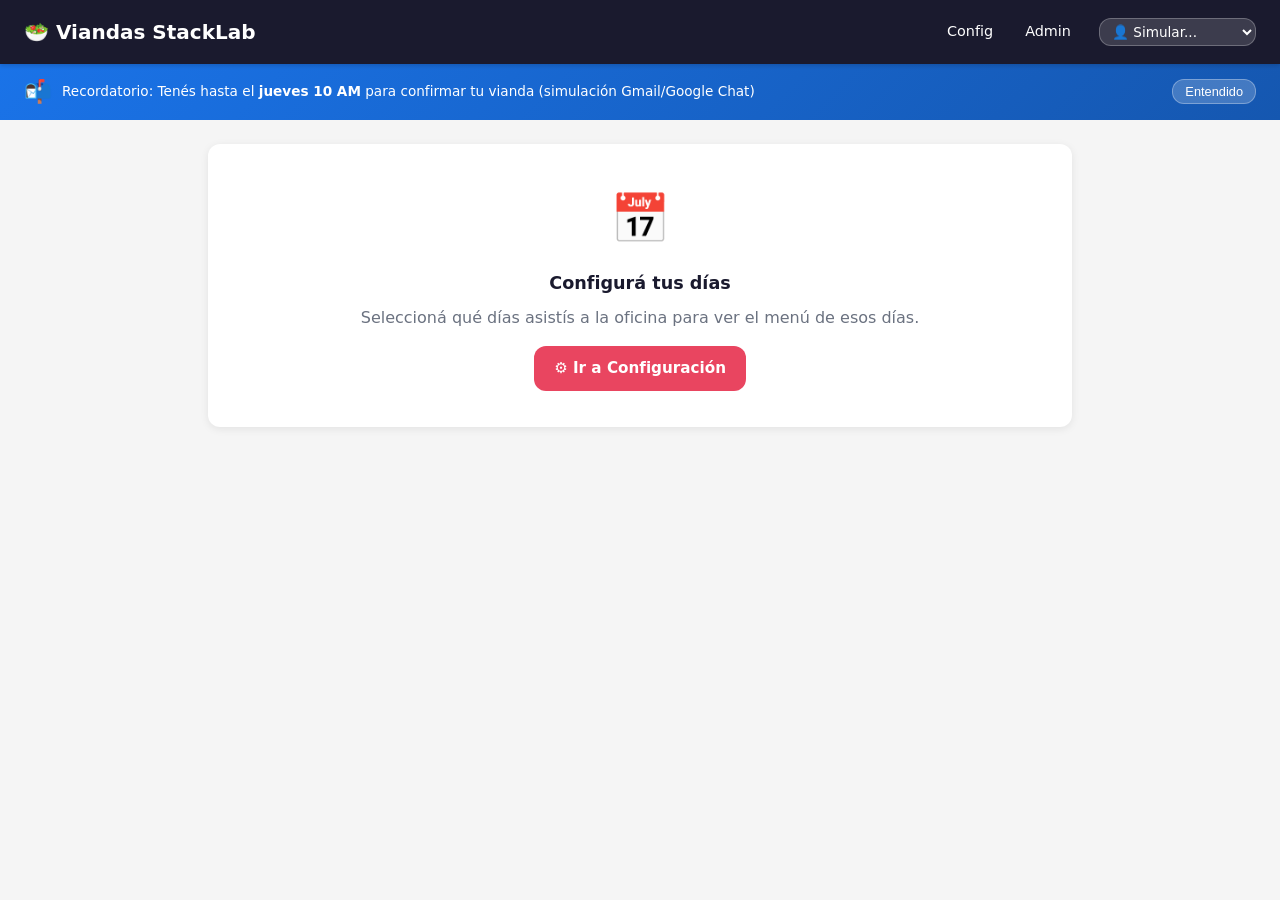
<file: prototype/index.html>
<!--
  ============================================================
  Viandas StackLab — Menú Semanal (Vista Empleado)
  ============================================================
  STACK: HTML5 + CSS3 + JavaScript vanilla (zero dependencies)
  
  CÓMO EJECUTAR:
    1. No requiere instalación ni servidor web.
    2. Abrí este archivo (index.html) directamente en cualquier navegador
       moderno (Chrome, Firefox, Edge, Safari).
    3. Alternativa: ejecutá un servidor local simple:
       python -m http.server 8000
       y navegá a http://localhost:8000
  
  DEPENDENCIAS: Ninguna. Zero libraries, zero build step.
  
  ESTRUCTURA:
    - index.html   ← este archivo (vista empleado: menú + confirmación)
    - config.html  ← configuración de días de asistencia
    - admin.html   ← tabla admin con consolidado y reportes CSV
    - app.js       ← lógica compartida (localStorage, estado, utilidades)
    - style.css    ← estilos responsive
    - menu.json    ← menú semanal hardcodeado (Etapa 1)
    - tests.html   ← suite de pruebas unitarias
    - tests.js     ← 10 tests ejecutables en navegador
  
  AUTOR: Rodrigo Ruiz
  FECHA: Mayo 2026
  ============================================================
-->
<!DOCTYPE html>
<html lang="es">
<head>
  <meta charset="UTF-8">
  <meta name="viewport" content="width=device-width, initial-scale=1.0">
  <title>Viandas StackLab — Menú Semanal</title>
  <link rel="stylesheet" href="style.css">
  <script defer src="app.js"></script>
</head>
<body>
  <!-- ============================================================
       Header with user simulation dropdown
       ============================================================ -->
  <header class="header">
    <span class="header__title">🥗 Viandas StackLab</span>
    <nav class="header__nav">
      <a href="config.html">Config</a>
      <a href="admin.html">Admin</a>
      <span id="user-sim"></span>
    </nav>
  </header>

  <!-- ============================================================
       Notification banner (Gmail / Google Chat simulation)
       Container populated by app.js initNotificationBanner
       ============================================================ -->
  <div id="notification-banner"></div>

  <!-- ============================================================
       Deadline banner (hidden by default, shown on simulation)
       ============================================================ -->
  <div id="deadline-banner" class="deadline-banner hidden" role="alert">
    ⏰ Cierre de pedidos: jueves 10 AM. Ya no se pueden confirmar viandas.
  </div>

  <!-- ============================================================
       Main: weekly menu
       ============================================================ -->
  <main class="main">
    <!-- Loading state -->
    <div id="loading" class="card text-center">
      <p>Cargando menú…</p>
    </div>

    <!-- Empty state: no attendance days configured -->
    <div id="empty-state" class="card cta-card hidden">
      <div class="cta-card__icon">📅</div>
      <h2 class="cta-card__title">Configurá tus días</h2>
      <p class="cta-card__text">
        Seleccioná qué días asistís a la oficina para ver el menú de esos días.
      </p>
      <a href="config.html" class="btn btn--primary">⚙️ Ir a Configuración</a>
    </div>

    <!-- Deadline simulator controls -->
    <div id="deadline-controls" class="flex justify-between items-center gap-1 mb-1 hidden">
      <span id="deadline-sim-btn"></span>
      <span id="deadline-status" class="text-muted" style="font-size:0.8rem"></span>
    </div>

    <!-- Menu days grid -->
    <div id="menu-container" class="menu-grid hidden"></div>
  </main>

  <!-- ============================================================
       Page-specific script
       ============================================================ -->
  <script defer>
    document.addEventListener('DOMContentLoaded', function() {
    (function () {
      'use strict';
      var V = window.ViandasApp;

      /* --- DOM refs --- */
      var loadingEl = document.getElementById('loading');
      var emptyStateEl = document.getElementById('empty-state');
      var deadlineBannerEl = document.getElementById('deadline-banner');
      var deadlineControlsEl = document.getElementById('deadline-controls');
      var deadlineSimBtnEl = document.getElementById('deadline-sim-btn');
      var deadlineStatusEl = document.getElementById('deadline-status');
      var menuContainer = document.getElementById('menu-container');

      var menuData = null;
      var currentUser = null;

      /* --- Helper: get selected attendance days from menu --- */
      function getAttendingDays() {
        if (!currentUser || !Array.isArray(currentUser.attendance)) return [];
        if (!menuData || !Array.isArray(menuData.days)) return [];
        return menuData.days.filter(function (day, idx) {
          return idx < currentUser.attendance.length && currentUser.attendance[idx];
        });
      }

      /* --- Helper: render a single day card --- */
      function renderDayCard(day, idx, attendingDays) {
        var date = day.date;
        var label = day.label;
        var options = day.options;
        var isDeadline = V.isDeadlineSimulated();
        var confirmed = V.isConfirmed(date);

        var card = document.createElement('div');
        card.className = 'card';
        card.setAttribute('data-date', date);

        // Day header
        var titleHtml = '<h2 class="card__title">' + label + '</h2>';

        // Highlight today
        var today = new Date().toISOString().slice(0, 10);
        if (date === today) {
          titleHtml = '<h2 class="card__title" style="color:var(--accent)">📌 Hoy: ' + label + '</h2>';
        }

        // Options list with radio buttons (always show, preselect if confirmed)
        var selectedDish = null;
        if (confirmed) {
          var confirmations = V.getConfirmations();
          if (confirmations[date] && typeof confirmations[date].dishIndex === 'number') {
            selectedDish = confirmations[date].dishIndex;
          }
        }

        var listHtml = '<ul class="menu-list">';
        options.forEach(function (opt, i) {
          var isSelected = selectedDish === i;
          var radioHtml = '<input type="radio" name="dish-' + date + '" value="' + i + '" class="dish-radio" id="dish-' + date + '-' + i + '"' + (isSelected ? ' checked' : '') + '>';
          listHtml += '<li><label for="dish-' + date + '-' + i + '" style="cursor:pointer;display:flex;align-items:center;gap:8px;">' +
            '<span class="menu-list__number">' + (i + 1) + '</span> ' +
            radioHtml + ' ' + opt + '</label></li>';
        });
        listHtml += '</ul>';

        // Footer: confirm button, confirmed badge + cancel, or disabled
        var footerHtml = '';
        if (confirmed) {
          var wasLate = false;
          var dishName = '';
          var confirmations = V.getConfirmations();
          if (confirmations[date]) {
            wasLate = confirmations[date].late === true;
            var dIdx = confirmations[date].dishIndex;
            if (typeof dIdx === 'number' && options[dIdx]) {
              dishName = options[dIdx];
            }
          }
          var badgeClass = wasLate ? 'confirm-badge--late' : 'confirm-badge--ok';
          var badgeText = wasLate ? '⚠️ Confirmado tarde' : '✅ Confirmado';
          var dishHtml = dishName ? '<br><span style="font-size:0.85rem;opacity:0.8;">' + dishName + '</span>' : '';
          footerHtml = '<div class="confirm-footer" style="flex-wrap:wrap;gap:8px;">' +
            '<span class="text-muted" style="font-size:0.8rem">Ya confirmaste este día' + dishHtml + '</span>' +
            '<div style="display:flex;gap:8px;align-items:center;">' +
            '<span class="confirm-badge ' + badgeClass + '">' + badgeText + '</span>' +
            '<button class="btn btn--danger btn--sm cancel-btn" data-date="' + date + '">❌ Cancelar</button>' +
            '</div>' +
            '</div>';
        } else {
          var btnText = isDeadline ? '⚠ Confirmar tarde' : '✔ Confirmar vianda';
          var btnClass = isDeadline ? 'btn btn--warning btn--block confirm-btn' : 'btn btn--primary btn--block confirm-btn';
          footerHtml = '<div class="confirm-footer">' +
            '<button class="' + btnClass + '" data-date="' + date + '">' +
            btnText + '</button>' +
            '</div>';
        }

        card.innerHTML = titleHtml + listHtml + footerHtml;
        return card;
      }

      /* --- Main render --- */
      function render() {
        if (!menuData) return;

        currentUser = V.getCurrentUser();
        var attendingDays = getAttendingDays();
        var isDeadline = V.isDeadlineSimulated();

        // Empty state: no attendance configured
        if (!currentUser || attendingDays.length === 0) {
          loadingEl.classList.add('hidden');
          emptyStateEl.classList.remove('hidden');
          menuContainer.classList.add('hidden');
          deadlineControlsEl.classList.add('hidden');
          deadlineBannerEl.classList.add('hidden');
          return;
        }

        // Has attendance → show menu
        loadingEl.classList.add('hidden');
        emptyStateEl.classList.add('hidden');
        menuContainer.innerHTML = '';
        menuContainer.classList.remove('hidden');
        deadlineControlsEl.classList.remove('hidden');

        // Deadline banner
        if (isDeadline) {
          deadlineBannerEl.classList.remove('hidden');
        } else {
          deadlineBannerEl.classList.add('hidden');
        }

        // Deadline status text
        deadlineStatusEl.textContent = isDeadline
          ? 'Modo simulación: pedidos cerrados'
          : '';

        // Render each attending day
        attendingDays.forEach(function (day, idx) {
          var card = renderDayCard(day, idx, attendingDays);
          menuContainer.appendChild(card);
        });

        /* --- Update a single day card without re-rendering the whole page --- */
        function updateCardForDate(date) {
          var attendingDays = getAttendingDays();
          var day = attendingDays.find(function (d) { return d.date === date; });
          if (!day) return;

          var oldCard = menuContainer.querySelector('[data-date="' + date + '"]');
          if (!oldCard) return;

          var newCard = renderDayCard(day, 0, attendingDays);
          oldCard.replaceWith(newCard);

          // Re-bind cancel button on the new card
          var cancelBtn = newCard.querySelector('.cancel-btn');
          if (cancelBtn) {
            cancelBtn.addEventListener('click', function () {
              var d = cancelBtn.getAttribute('data-date');
              if (confirm('¿Seguro que querés cancelar tu pedido para el ' + d + '?')) {
                V.removeConfirmation(d);
                updateCardForDate(d);
              }
            });
          }
        }

        // Bind confirm buttons
        menuContainer.querySelectorAll('.confirm-btn').forEach(function (btn) {
          btn.addEventListener('click', function () {
            var date = btn.getAttribute('data-date');
            var selectedRadio = document.querySelector('input[name="dish-' + date + '"]:checked');
            if (!selectedRadio) {
              alert('⚠️ Seleccioná un plato antes de confirmar');
              return;
            }
            var dishIndex = parseInt(selectedRadio.value);
            var confirmData = V.buildConfirmation({ 
              late: V.isDeadlineSimulated(),
              dishIndex: dishIndex
            });
            V.saveConfirmation(date, confirmData);
            updateCardForDate(date); // Update only this card
          });
        });

        // Bind cancel buttons
        menuContainer.querySelectorAll('.cancel-btn').forEach(function (btn) {
          btn.addEventListener('click', function () {
            var date = btn.getAttribute('data-date');
            if (confirm('¿Seguro que querés cancelar tu pedido para el ' + date + '?')) {
              V.removeConfirmation(date);
              updateCardForDate(date); // Update only this card
            }
          });
        });
      }

      /* --- Init deadline button (re-render on toggle) --- */
      function initDeadline() {
        V.initDeadlineButton('#deadline-sim-btn', {
          onToggle: function () {
            render();
          }
        });
      }

      /* --- Init notification banner --- */
      function initBanner() {
        V.initNotificationBanner('#notification-banner');
      }

      /* --- Init user simulation --- */
      function initUserSim() {
        V.initUserSimulation('#user-sim', {
          onChange: function () {
            // Reload to refresh everything with new user context
            window.location.reload();
          }
        });
      }

      /* --- Fetch menu.json and bootstrap --- */
      function fetchMenu() {
        fetch('menu.json')
          .then(function (resp) {
            if (!resp.ok) throw new Error('HTTP ' + resp.status);
            return resp.json();
          })
          .then(function (data) {
            menuData = data;
            initDeadline();
            initBanner();
            initUserSim();
            render();
          })
          .catch(function (err) {
            console.error('[Viandas] Failed to load menu.json:', err);
            loadingEl.innerHTML =
              '<p style="color:var(--danger)">❌ Error al cargar el menú. Recargá la página.</p>';
          });
      }

      /* --- Bootstrap --- */
      if (document.readyState === 'loading') {
        document.addEventListener('DOMContentLoaded', fetchMenu);
      } else {
        fetchMenu();
      }
    })();
    }); // DOMContentLoaded
  </script>
</body>
</html>
</file>
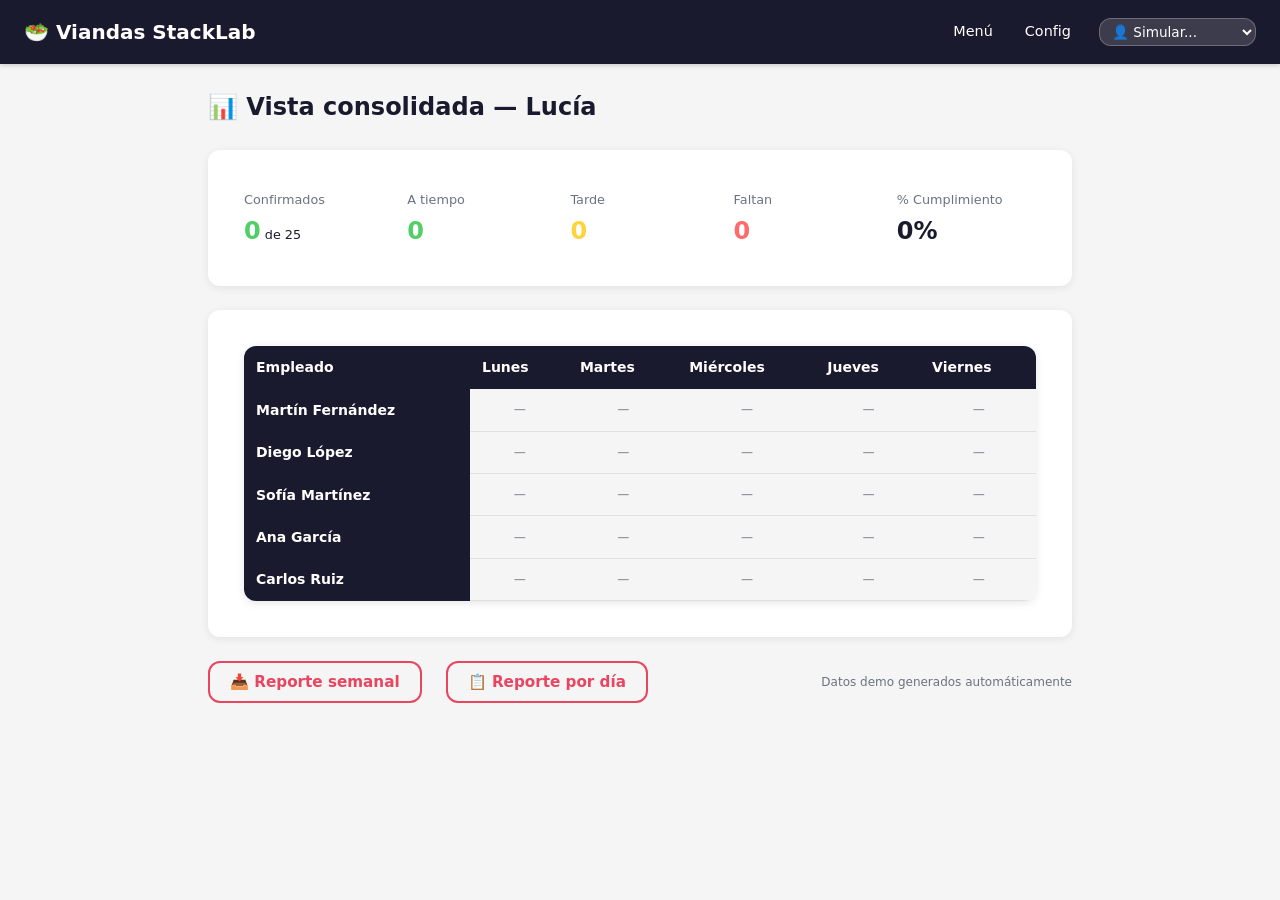
<file: admin.html>
<!DOCTYPE html>
<html lang="es">
<head>
  <meta charset="UTF-8">
  <meta name="viewport" content="width=device-width, initial-scale=1.0">
  <title>Viandas StackLab — Vista Consolidada</title>
  <link rel="stylesheet" href="style.css">
  <script defer src="app.js"></script>
</head>
<body>
  <!-- ============================================================
       Header with user simulation dropdown
       ============================================================ -->
  <header class="header">
    <span class="header__title">🥗 Viandas StackLab</span>
    <nav class="header__nav">
      <a href="index.html">Menú</a>
      <a href="config.html">Config</a>
      <span id="user-sim"></span>
    </nav>
  </header>

  <!-- ============================================================
       Main: admin consolidated view
       ============================================================ -->
  <main class="main">
    <h1 class="card__title mb-1">📊 Vista consolidada — Lucía</h1>

    <!-- Summary stats -->
    <div class="card" id="stats-card">
      <div class="flex flex-wrap gap-1" id="stats-container">
        <!-- Populated by JS -->
      </div>
    </div>

    <!-- Table -->
    <div class="card">
      <div class="table-wrapper">
        <table id="admin-table" aria-label="Estado de confirmaciones por empleado y día">
          <thead>
            <tr id="table-header-row">
              <th scope="col">Empleado</th>
              <!-- Day columns populated by JS -->
            </tr>
          </thead>
          <tbody id="table-body">
            <!-- Populated by JS -->
          </tbody>
        </table>
      </div>
      <div id="empty-table" class="cta-card hidden">
        <div class="cta-card__icon">📭</div>
        <p class="cta-card__text">Sin datos de confirmaciones todavía.</p>
      </div>
    </div>

    <!-- Actions -->
    <div class="flex flex-wrap gap-1 items-center justify-between mt-1">
      <div class="flex flex-wrap gap-1">
        <button id="export-btn" class="btn btn--outline" type="button">📥 Reporte semanal</button>
        <button id="export-daily-btn" class="btn btn--outline" type="button">📋 Reporte por día</button>
      </div>
      <span class="text-muted" style="font-size:0.75rem" id="footer-note"></span>
    </div>
  </main>

  <!-- ============================================================
       Page-specific script
       ============================================================ -->
  <script defer>
    document.addEventListener('DOMContentLoaded', function() {
    (function () {
      'use strict';
      var V = window.ViandasApp;
      var EMPLOYEES = V.EMPLOYEES;
      var DAY_NAMES = V.DAY_NAMES;
      var menuData = null;

      // Load menu.json for dish names
      function loadMenu() {
        var xhr = new XMLHttpRequest();
        xhr.open('GET', 'menu.json', false); // Synchronous for simplicity
        xhr.send(null);
        if (xhr.status === 200) {
          menuData = JSON.parse(xhr.responseText);
        }
      }
      loadMenu();

      function getDishName(date, dishIndex) {
        if (!menuData || !menuData.days) return '';
        var day = menuData.days.find(function(d) { return d.date === date; });
        if (day && day.options && day.options[dishIndex]) {
          return day.options[dishIndex];
        }
        return '';
      }

      /* --- Fake data: deterministic demo status per employee+day --- */
      function fakeStatus(empIdx, dayIdx) {
        // Deterministic seeded look using employee and day index
        var seed = (empIdx * 7 + dayIdx * 3) % 10;

        // Employee patterns (base rates)
        switch (empIdx) {
          case 0: // Martín — organized, mostly green
            if (seed < 8) return 'confirmed';
            if (seed === 8) return 'late';
            return 'missing';
          case 1: // Diego — sometimes late
            if (seed < 6) return 'confirmed';
            if (seed < 8) return 'late';
            return 'missing';
          case 2: // Sofía — reliable, all confirmed
            if (seed < 9) return 'confirmed';
            return 'late';
          case 3: // Ana — forgets sometimes
            if (seed < 5) return 'confirmed';
            if (seed < 7) return 'late';
            return 'missing';
          case 4: // Carlos — mixed
            if (seed < 7) return 'confirmed';
            if (seed === 7) return 'late';
            return 'missing';
          default:
            return 'confirmed';
        }
      }

      /* --- Check if employee attends on a given day --- */
      function employeeAttends(empName, dayIdx) {
        // Read real config for any employee by name
        var user = V.getUserByName(empName);
        if (user && Array.isArray(user.attendance)) {
          return user.attendance[dayIdx] === true;
        }
        // If no config found, assume they don't attend (safer default)
        return false;
      }

      /* --- Get status for a specific employee and day --- */
      function getCellStatus(empIdx, empName, dayIdx, date) {
        // First check: does this employee attend this day?
        if (!employeeAttends(empName, dayIdx)) {
          return { status: 'na', dishIndex: null };
        }

        // Read real confirmations for any employee by name
        var confirmations = V.getConfirmationsByName(empName);
        var entry = confirmations[date];
        if (!entry || !entry.confirmed) return { status: 'missing', dishIndex: null };
        if (entry.late) return { status: 'late', dishIndex: entry.dishIndex };
        return { status: 'confirmed', dishIndex: entry.dishIndex };
      }

      /* --- Traffic-light cell render --- */
      function statusCell(status, dishName) {
        var cls, label;
        switch (status) {
          case 'confirmed':
            cls = 'status-ok';
            label = '✓ Confirmado';
            break;
          case 'late':
            cls = 'status-late';
            label = '⚠ Tarde';
            break;
          case 'missing':
            cls = 'status-missing';
            label = '✗ Falta';
            break;
          default:
            cls = 'status-na';
            label = '—';
        }
        var dishHtml = dishName ? '<div style="font-size:0.7rem;opacity:0.8;margin-top:2px;word-break:break-word;">' + dishName + '</div>' : '';
        return '<td class="' + cls + '" aria-label="' + label + '"><div style="display:flex;flex-direction:column;align-items:center;justify-content:center;height:100%;">' + label + dishHtml + '</div></td>';
      }

      /* --- Main render --- */
      function render() {
        var tableBody = document.getElementById('table-body');
        var headerRow = document.getElementById('table-header-row');
        var emptyTable = document.getElementById('empty-table');
        var statsContainer = document.getElementById('stats-container');
        var footerNote = document.getElementById('footer-note');
        var simUser = V.getSimulatedUser();
        var isDeadline = V.isDeadlineSimulated();

        // Build header: Empleado + Lunes..Viernes
        headerRow.innerHTML = '<th scope="col">Empleado</th>';
        DAY_NAMES.forEach(function (day) {
          headerRow.innerHTML += '<th scope="col">' + day + '</th>';
        });

        // Build rows
        tableBody.innerHTML = '';
        var stats = { confirmed: 0, late: 0, missing: 0, total: 0 };

        EMPLOYEES.forEach(function (empName, empIdx) {
          var row = document.createElement('tr');
          row.innerHTML = '<th scope="row">' + empName + '</th>';

          DAY_NAMES.forEach(function (day, dayIdx) {
            var date = getDateForDayIndex(dayIdx);
            var result = getCellStatus(empIdx, empName, dayIdx, date);
            var dishName = getDishName(date, result.dishIndex);
            row.innerHTML += statusCell(result.status, dishName);

            stats[result.status] = (stats[result.status] || 0) + 1;
            stats.total++;
          });

          tableBody.appendChild(row);
        });

        // Empty fallback
        if (EMPLOYEES.length === 0 || stats.total === 0) {
          emptyTable.classList.remove('hidden');
        } else {
          emptyTable.classList.add('hidden');
        }

        // Summary stats
        var confirmedPct = stats.total > 0
          ? Math.round(((stats.confirmed + stats.late) / stats.total) * 100)
          : 0;

        statsContainer.innerHTML =
          '<div style="flex:1;min-width:120px">' +
          '<span style="font-size:0.8rem;color:var(--text-muted)">Confirmados</span><br>' +
          '<strong style="font-size:1.5rem;color:var(--success)">' + (stats.confirmed + stats.late) +
          '</strong><span style="font-size:0.8rem"> de ' + stats.total + '</span>' +
          '</div>' +
          '<div style="flex:1;min-width:100px">' +
          '<span style="font-size:0.8rem;color:var(--text-muted)">A tiempo</span><br>' +
          '<strong style="font-size:1.5rem;color:var(--success)">' + stats.confirmed + '</strong>' +
          '</div>' +
          '<div style="flex:1;min-width:100px">' +
          '<span style="font-size:0.8rem;color:var(--text-muted)">Tarde</span><br>' +
          '<strong style="font-size:1.5rem;color:var(--warning)">' + stats.late + '</strong>' +
          '</div>' +
          '<div style="flex:1;min-width:100px">' +
          '<span style="font-size:0.8rem;color:var(--text-muted)">Faltan</span><br>' +
          '<strong style="font-size:1.5rem;color:var(--danger)">' + stats.missing + '</strong>' +
          '</div>' +
          '<div style="flex:1;min-width:100px">' +
          '<span style="font-size:0.8rem;color:var(--text-muted)">% Cumplimiento</span><br>' +
          '<strong style="font-size:1.5rem">' + confirmedPct + '%</strong>' +
          '</div>';

        // Footer note
        var note = 'Datos demo generados automáticamente';
        if (simUser) {
          note += ' · Usuario real: ' + simUser;
        }
        if (isDeadline) {
          note += ' · ⏰ Simulación de cierre activa';
        }
        footerNote.textContent = note;
      }

      /* --- Derive ISO date from day index (Mon=0..Fri=4) anchored to menu week --- */
      function getDateForDayIndex(dayIdx) {
        // Base date: Monday of the menu week (May 12, 2026)
        var base = new Date('2026-05-12T12:00:00');
        base.setDate(base.getDate() + dayIdx);
        return base.toISOString().slice(0, 10);
      }

      /* --- Export CSV --- */
      function escapeCSV(str) {
        if (!str) return '';
        var s = String(str).replace(/"/g, '""');
        if (/[;\n\r"]/.test(s)) {
          return '"' + s + '"';
        }
        return s;
      }

      function generateCSV() {
        var lines = [];
        var isDeadline = V.isDeadlineSimulated();
        var simUser = V.getSimulatedUser();
        var weekLabel = 'Semana 12-16 mayo 2026';
        var timestamp = new Date().toLocaleString('es-AR');

        // Header info
        lines.push(['Reporte de Viandas - StackLab']);
        lines.push([weekLabel]);
        lines.push(['Generado:', timestamp]);
        if (isDeadline) {
          lines.push(['⚠️ Simulación de cierre de pedidos activa']);
        }
        lines.push([]); // empty line

        // Table header
        lines.push(['Empleado', 'Lunes', 'Martes', 'Miércoles', 'Jueves', 'Viernes']);

        // Rows
        EMPLOYEES.forEach(function (empName, empIdx) {
          var row = [empName];
          DAY_NAMES.forEach(function (day, dayIdx) {
            var date = getDateForDayIndex(dayIdx);
            var result = getCellStatus(empIdx, empName, dayIdx, date);
            var dishName = getDishName(date, result.dishIndex);
            var cell = '';
            switch (result.status) {
              case 'confirmed':
                cell = 'Confirmado' + (dishName ? ': ' + dishName : '');
                break;
              case 'late':
                cell = 'Tarde' + (dishName ? ': ' + dishName : '');
                break;
              case 'missing':
                cell = 'Falta';
                break;
              case 'na':
                cell = '—';
                break;
              default:
                cell = '—';
            }
            row.push(cell);
          });
          lines.push(row);
        });

        lines.push([]); // empty line

        // Summary
        var stats = { confirmed: 0, late: 0, missing: 0, total: 0 };
        EMPLOYEES.forEach(function (empName, empIdx) {
          DAY_NAMES.forEach(function (day, dayIdx) {
            var date = getDateForDayIndex(dayIdx);
            var result = getCellStatus(empIdx, empName, dayIdx, date);
            if (result.status !== 'na') {
              stats[result.status] = (stats[result.status] || 0) + 1;
              stats.total++;
            }
          });
        });
        var confirmedPct = stats.total > 0
          ? Math.round(((stats.confirmed + stats.late) / stats.total) * 100)
          : 0;

        lines.push(['Resumen']);
        lines.push(['Confirmados a tiempo:', stats.confirmed]);
        lines.push(['Confirmados tarde:', stats.late]);
        lines.push(['Faltan:', stats.missing]);
        lines.push(['% Cumplimiento:', confirmedPct + '%']);

        // Convert to CSV with semicolon separator (Excel Spanish)
        var csv = lines.map(function (row) {
          return row.map(escapeCSV).join(';');
        }).join('\n');

        // Add BOM for Excel Spanish compatibility
        return '\uFEFF' + csv;
      }

      function initExportButton() {
        var btn = document.getElementById('export-btn');
        btn.addEventListener('click', function () {
          var csvContent = generateCSV();
          var blob = new Blob([csvContent], { type: 'text/csv;charset=utf-8;' });
          var link = document.createElement('a');
          var url = URL.createObjectURL(blob);
          var filename = 'viandas-stacklab-semanal-' + new Date().toISOString().slice(0, 10) + '.csv';

          link.setAttribute('href', url);
          link.setAttribute('download', filename);
          link.style.visibility = 'hidden';
          document.body.appendChild(link);
          link.click();
          document.body.removeChild(link);
        });
      }

      /* --- Generate Daily CSV (for kitchen/operations) --- */
      function generateDailyCSV() {
        var lines = [];
        var isDeadline = V.isDeadlineSimulated();
        var timestamp = new Date().toLocaleString('es-AR');
        var weekLabel = 'Semana 12-16 mayo 2026';

        lines.push(['Reporte de Viandas por Día - StackLab']);
        lines.push([weekLabel]);
        lines.push(['Generado:', timestamp]);
        if (isDeadline) {
          lines.push(['⚠️ Simulación de cierre de pedidos activa']);
        }
        lines.push([]);

        DAY_NAMES.forEach(function (dayName, dayIdx) {
          var date = getDateForDayIndex(dayIdx);
          lines.push(['=== ' + dayName.toUpperCase() + ' ' + date + ' ===']);
          lines.push(['Empleado', 'Plato', 'Estado']);

          var dishCounts = {};
          var totalEmployees = 0;

          EMPLOYEES.forEach(function (empName, empIdx) {
            if (!employeeAttends(empName, dayIdx)) {
              lines.push([empName, '—', 'No asiste']);
              return;
            }

            var result = getCellStatus(empIdx, empName, dayIdx, date);
            var dishName = getDishName(date, result.dishIndex) || '—';
            var statusLabel = '';

            switch (result.status) {
              case 'confirmed':
                statusLabel = 'Confirmado';
                totalEmployees++;
                if (dishName !== '—') {
                  dishCounts[dishName] = (dishCounts[dishName] || 0) + 1;
                }
                break;
              case 'late':
                statusLabel = 'Tarde';
                totalEmployees++;
                if (dishName !== '—') {
                  dishCounts[dishName] = (dishCounts[dishName] || 0) + 1;
                }
                break;
              case 'missing':
                statusLabel = 'Falta';
                break;
              default:
                statusLabel = '—';
            }

            lines.push([empName, dishName, statusLabel]);
          });

          lines.push([]);
          lines.push(['Total empleados con vianda:', totalEmployees]);

          if (Object.keys(dishCounts).length > 0) {
            lines.push(['Total por plato:']);
            Object.keys(dishCounts).forEach(function (dish) {
              lines.push(['', dish, dishCounts[dish]]);
            });
          }

          lines.push([]);
        });

        var csv = lines.map(function (row) {
          return row.map(escapeCSV).join(';');
        }).join('\n');

        return '\uFEFF' + csv;
      }

      function initDailyExportButton() {
        var btn = document.getElementById('export-daily-btn');
        btn.addEventListener('click', function () {
          var csvContent = generateDailyCSV();
          var blob = new Blob([csvContent], { type: 'text/csv;charset=utf-8;' });
          var link = document.createElement('a');
          var url = URL.createObjectURL(blob);
          var filename = 'viandas-stacklab-diario-' + new Date().toISOString().slice(0, 10) + '.csv';

          link.setAttribute('href', url);
          link.setAttribute('download', filename);
          link.style.visibility = 'hidden';
          document.body.appendChild(link);
          link.click();
          document.body.removeChild(link);
        });
      }

      /* --- Init --- */
      function init() {
        initExportButton();
        initDailyExportButton();
        V.initUserSimulation('#user-sim', {
          onChange: function () {
            window.location.reload();
          }
        });
        render();
      }

      if (document.readyState === 'loading') {
        document.addEventListener('DOMContentLoaded', init);
      } else {
        init();
      }
    })();
    }); // DOMContentLoaded
  </script>
</body>
</html>
</file>
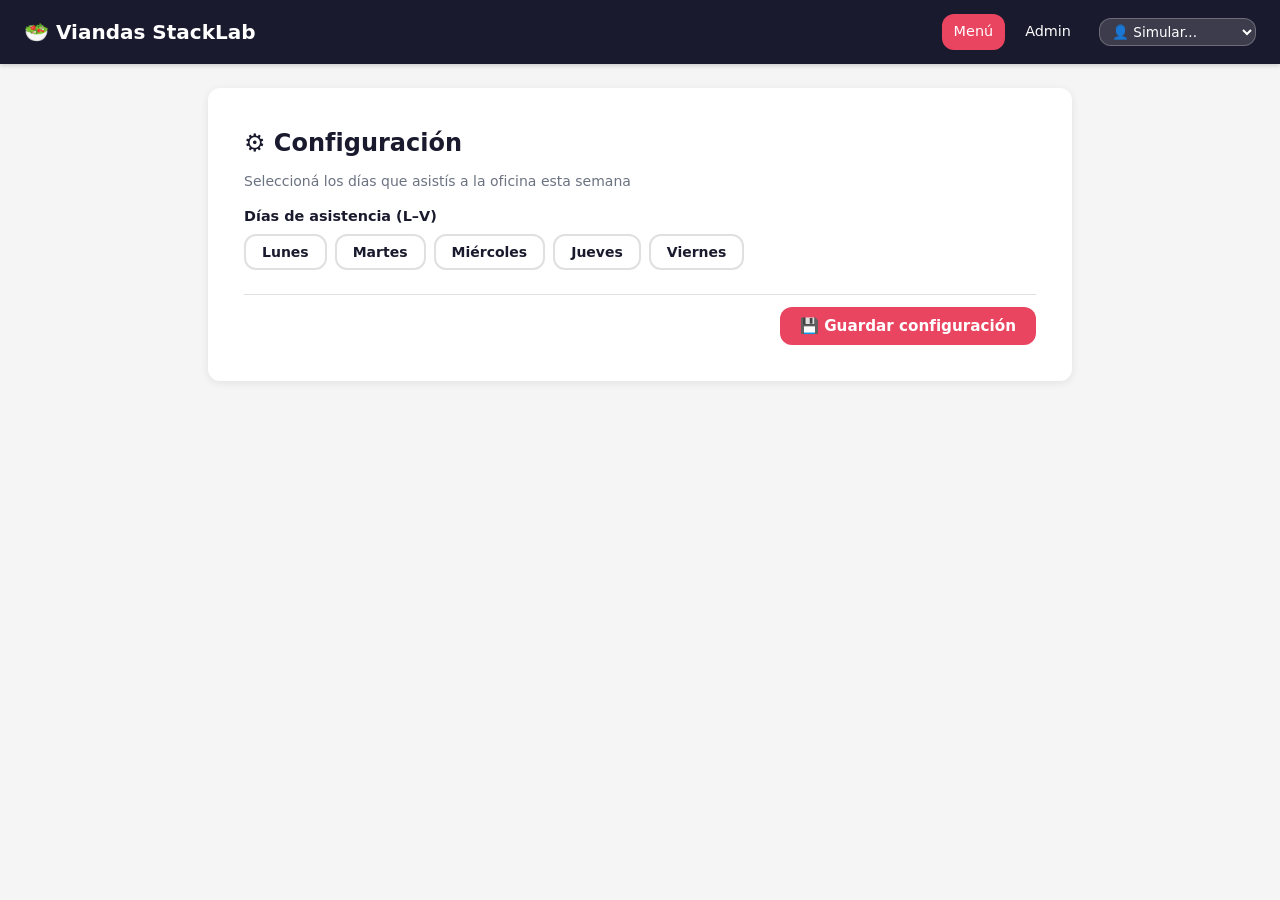
<file: config.html>
<!DOCTYPE html>
<html lang="es">
<head>
  <meta charset="UTF-8">
  <meta name="viewport" content="width=device-width, initial-scale=1.0">
  <title>Viandas StackLab — Configuración</title>
  <link rel="stylesheet" href="style.css">
  <script defer src="app.js"></script>
</head>
<body>
  <!-- ============================================================
       Header with user simulation dropdown
       ============================================================ -->
  <header class="header">
    <span class="header__title">🥗 Viandas StackLab</span>
    <nav class="header__nav">
      <a href="index.html" class="nav--active">Menú</a>
      <a href="admin.html">Admin</a>
      <span id="user-sim"></span>
    </nav>
  </header>

  <!-- ============================================================
       Main: attendance configuration
       ============================================================ -->
  <main class="main">
    <div class="card">
      <h1 class="card__title">⚙️ Configuración</h1>
      <p class="card__subtitle">Seleccioná los días que asistís a la oficina esta semana</p>

      <div class="form-group">
        <span class="form-label">Días de asistencia (L–V)</span>
        <div class="toggle-group" id="day-toggles" role="group" aria-label="Días de asistencia">
          <!-- Populated by JS -->
        </div>
      </div>

      <div class="confirm-footer">
        <span id="save-status" class="text-muted"></span>
        <button id="save-btn" class="btn btn--primary" type="button">💾 Guardar configuración</button>
      </div>
    </div>

    <!-- CTA back to menu -->
    <div class="cta-card card" id="menu-cta" style="display:none">
      <p class="cta-card__text">¿Ya configuraste tus días? Volvé al menú para confirmar tus viandas.</p>
      <a href="index.html" class="btn btn--secondary">📋 Ir al menú semanal</a>
    </div>
  </main>

  <!-- ============================================================
       Page-specific script
       ============================================================ -->
  <script defer>
    document.addEventListener('DOMContentLoaded', function() {
    (function () {
      'use strict';
      var V = window.ViandasApp;
      var DAY_NAMES = V.DAY_NAMES;

      /* --- DOM refs --- */
      var dayTogglesEl = document.getElementById('day-toggles');
      var saveBtn = document.getElementById('save-btn');
      var saveStatus = document.getElementById('save-status');
      var menuCta = document.getElementById('menu-cta');

      var toggles = []; // Array of button elements [Mon..Fri]

      /* --- Build toggle buttons --- */
      DAY_NAMES.forEach(function (day, idx) {
        var btn = document.createElement('button');
        btn.className = 'toggle-btn';
        btn.type = 'button';
        btn.textContent = day;
        btn.setAttribute('aria-pressed', 'false');
        btn.setAttribute('aria-label', 'Alternar ' + day);
        btn.addEventListener('click', function () {
          var pressed = btn.getAttribute('aria-pressed') === 'true';
          btn.setAttribute('aria-pressed', String(!pressed));
          saveStatus.textContent = '';
          saveStatus.className = 'text-muted';
        });
        dayTogglesEl.appendChild(btn);
        toggles.push(btn);
      });

      /* --- Load existing config for a given user name --- */
      function loadAttendance(name) {
        var user = V.getCurrentUser();
        if (user && user.name === name && Array.isArray(user.attendance)) {
          toggles.forEach(function (btn, i) {
            btn.setAttribute('aria-pressed', user.attendance[i] ? 'true' : 'false');
          });
          menuCta.style.display = 'block';
        } else {
          toggles.forEach(function (btn) {
            btn.setAttribute('aria-pressed', 'false');
          });
          menuCta.style.display = 'none';
        }
      }

      /* --- Save handler --- */
      saveBtn.addEventListener('click', function () {
        var simUser = V.getSimulatedUser();
        if (!simUser) {
          saveStatus.textContent = '⚠️ Seleccioná un empleado en el menú superior';
          saveStatus.className = 'text-muted';
          return;
        }

        var attendance = toggles.map(function (btn) {
          return btn.getAttribute('aria-pressed') === 'true';
        });

        if (!attendance.some(function (v) { return v; })) {
          saveStatus.textContent = '⚠️ Seleccioná al menos un día';
          saveStatus.className = 'text-muted';
          return;
        }

        V.saveUser({ name: simUser, attendance: attendance });

        // Clean up confirmations for days the user no longer attends
        var confirmations = V.getConfirmations();
        var cleaned = false;
        var dayDates = [
          '2026-05-12', // Lunes
          '2026-05-13', // Martes
          '2026-05-14', // Miércoles
          '2026-05-15', // Jueves
          '2026-05-16'  // Viernes
        ];

        dayDates.forEach(function (date, idx) {
          if (!attendance[idx] && confirmations[date]) {
            delete confirmations[date];
            cleaned = true;
          }
        });

        if (cleaned) {
          V.setItem(V.getUserKey('viandas_confirmations'), confirmations);
        }

        saveStatus.textContent = '✅ Configuración guardada' + (cleaned ? ' (se limpiaron reservas de días no asistidos)' : '');
        saveStatus.className = '';
        saveStatus.style.color = 'var(--success)';
        menuCta.style.display = 'block';
      });

      /* --- Init user simulation dropdown --- */
      V.initUserSimulation('#user-sim', {
        onChange: function (name) {
          if (name) {
            loadAttendance(name);
          }
        }
      });

      /* --- Initial load --- */
      var initial = V.getSimulatedUser();
      if (initial) {
        loadAttendance(initial);
      }
    })();
    }); // DOMContentLoaded
  </script>
</body>
</html>
</file>
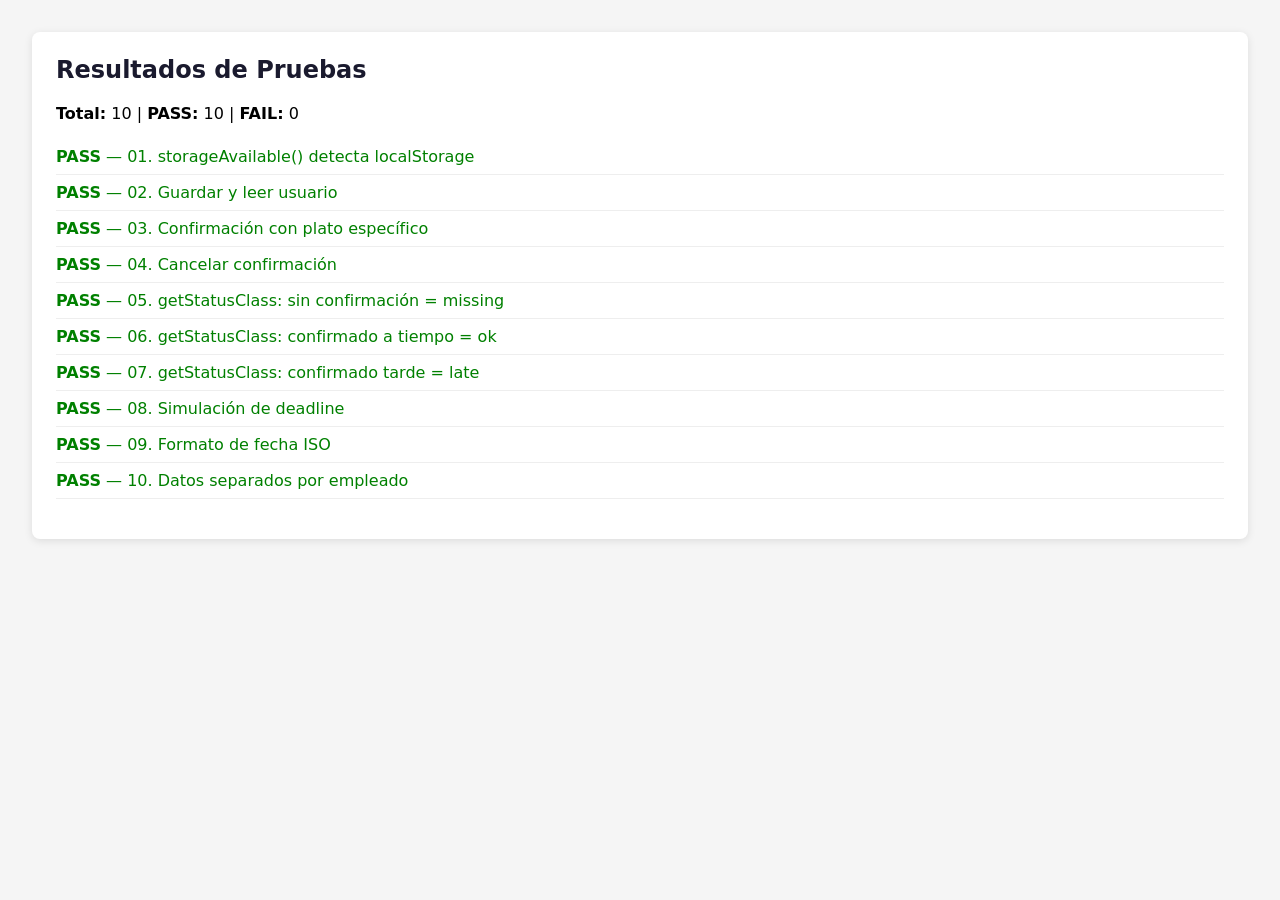
<file: prototype/tests.html>
<!DOCTYPE html>
<html lang="es">
<head>
  <meta charset="UTF-8">
  <meta name="viewport" content="width=device-width, initial-scale=1.0">
  <title>Viandas StackLab — Tests</title>
  <style>
    body { font-family: system-ui, sans-serif; padding: 24px; background: #f5f5f5; }
    #test-results { background: white; padding: 24px; border-radius: 8px; box-shadow: 0 2px 8px rgba(0,0,0,0.1); }
    h2 { margin-top: 0; color: #1a1a2e; }
    ul { list-style: none; padding: 0; }
    li { padding: 8px 0; border-bottom: 1px solid #eee; }
  </style>
</head>
<body>
  <div id="test-results">
    <p>Ejecutando pruebas…</p>
  </div>
  <script src="app.js"></script>
  <script src="tests.js"></script>
</body>
</html>
</file>
<file: style.css>
/* ============================================================
   Viandas StackLab — Etapa 1: Esqueleto
   Mobile-first CSS with design tokens and traffic-light system
   Zero dependencies · Zero build step
   ============================================================ */

/* --- Design Tokens --- */
:root {
  --bg-dark: #1a1a2e;
  --accent: #e94560;
  --bg-light: #f5f5f5;
  --success: #51cf66;
  --danger: #ff6b6b;
  --warning: #ffd43b;
  --radius: 8px;
  --space: 16px;
  --font: system-ui, -apple-system, sans-serif;
  --text-light: #ffffff;
  --text-dark: #1a1a2e;
  --text-muted: #6b7280;
  --border-color: #e0e0e0;
  --card-shadow: 0 2px 8px rgba(0, 0, 0, 0.08);
  --card-shadow-hover: 0 4px 16px rgba(0, 0, 0, 0.12);
  --header-height: 64px;
  --max-width: 960px;
}

/* --- Reset & Base --- */
*,
*::before,
*::after {
  box-sizing: border-box;
  margin: 0;
  padding: 0;
}

html {
  font-family: var(--font);
  font-size: 16px;
  line-height: 1.6;
  color: var(--text-dark);
  background-color: var(--bg-light);
  scroll-behavior: smooth;
}

body {
  min-height: 100vh;
  display: flex;
  flex-direction: column;
  padding-top: var(--header-height);
}

img {
  max-width: 100%;
  display: block;
}

a {
  color: var(--accent);
  text-decoration: none;
}

a:hover {
  text-decoration: underline;
}

/* --- Accessibility: Focus --- */
:focus-visible {
  outline: 2px solid var(--accent);
  outline-offset: 2px;
}

/* --- Header / Navigation --- */
.header {
  position: fixed;
  top: 0;
  left: 0;
  right: 0;
  height: var(--header-height);
  background: var(--bg-dark);
  color: var(--text-light);
  display: flex;
  align-items: center;
  justify-content: space-between;
  padding: 0 12px;
  z-index: 100;
  box-shadow: 0 2px 4px rgba(0, 0, 0, 0.15);
}

.header__title {
  font-size: 0.95rem;
  font-weight: 700;
  white-space: nowrap;
}

.header__nav {
  display: flex;
  gap: 4px;
  align-items: center;
}

.header__nav a {
  color: var(--text-light);
  font-size: 0.75rem;
  padding: 3px 6px;
  border-radius: var(--radius);
  transition: background 0.2s;
}

.header__nav a:hover {
  background: rgba(255, 255, 255, 0.1);
  text-decoration: none;
}

.header__nav .nav--active {
  background: var(--accent);
}

/* --- User Simulation Dropdown --- */
.user-sim {
  margin-left: 4px;
}

.user-sim select {
  background: rgba(255, 255, 255, 0.15);
  color: var(--text-light);
  border: 1px solid rgba(255, 255, 255, 0.25);
  border-radius: var(--radius);
  padding: 3px 6px;
  font-size: 0.75rem;
  font-family: var(--font);
  cursor: pointer;
  max-width: 110px;
  text-overflow: ellipsis;
  overflow: hidden;
  white-space: nowrap;
}

.user-sim select:focus-visible {
  outline: 2px solid var(--accent);
  outline-offset: 1px;
}

.user-sim option {
  color: var(--text-dark);
  background: var(--text-light);
}

/* --- Main Content --- */
.main {
  flex: 1;
  width: 100%;
  max-width: var(--max-width);
  margin: 0 auto;
  padding: var(--space);
}

/* --- Cards --- */
.card {
  background: #ffffff;
  border-radius: var(--radius);
  box-shadow: var(--card-shadow);
  padding: var(--space);
  margin-bottom: var(--space);
  transition: box-shadow 0.2s;
}

.card:hover {
  box-shadow: var(--card-shadow-hover);
}

.card__title {
  font-size: 1.25rem;
  font-weight: 700;
  margin-bottom: 8px;
  color: var(--bg-dark);
}

.card__subtitle {
  font-size: 0.875rem;
  color: var(--text-muted);
  margin-bottom: 12px;
}

/* --- Buttons --- */
.btn {
  display: inline-flex;
  align-items: center;
  justify-content: center;
  gap: 6px;
  padding: 10px 20px;
  font-size: 0.95rem;
  font-weight: 600;
  font-family: var(--font);
  border: none;
  border-radius: var(--radius);
  cursor: pointer;
  transition: background 0.2s, transform 0.1s, box-shadow 0.2s;
  text-decoration: none;
}

.btn:active {
  transform: scale(0.97);
}

.btn--primary {
  background: var(--accent);
  color: var(--text-light);
}

.btn--primary:hover {
  background: #d63a52;
}

.btn--primary:disabled {
  background: #cccccc;
  color: #888888;
  cursor: not-allowed;
}

.btn--secondary {
  background: var(--bg-dark);
  color: var(--text-light);
}

.btn--secondary:hover {
  background: #252550;
}

.btn--success {
  background: var(--success);
  color: var(--text-dark);
}

.btn--success:hover {
  background: #3db854;
}

.btn--danger {
  background: var(--danger);
  color: var(--text-light);
}

.btn--danger:hover {
  background: #e55555;
}

.btn--warning {
  background: var(--warning);
  color: var(--text-dark);
}

.btn--warning:hover {
  background: #e6c233;
}

.btn--outline {
  background: transparent;
  border: 2px solid var(--accent);
  color: var(--accent);
}

.btn--outline:hover {
  background: var(--accent);
  color: var(--text-light);
}

.btn--sm {
  padding: 6px 12px;
  font-size: 0.8rem;
}

.btn--block {
  width: 100%;
}

/* --- Forms --- */
.form-group {
  margin-bottom: var(--space);
}

.form-label {
  display: block;
  font-weight: 600;
  margin-bottom: 6px;
  font-size: 0.9rem;
  color: var(--bg-dark);
}

.form-input {
  width: 100%;
  padding: 10px 12px;
  font-size: 1rem;
  font-family: var(--font);
  border: 2px solid var(--border-color);
  border-radius: var(--radius);
  background: #ffffff;
  transition: border-color 0.2s;
}

.form-input:focus {
  border-color: var(--accent);
  outline: none;
}

/* --- Toggle / Switch --- */
.toggle-group {
  display: flex;
  flex-wrap: wrap;
  gap: 8px;
}

.toggle-btn {
  padding: 8px 16px;
  font-size: 0.875rem;
  font-weight: 600;
  font-family: var(--font);
  border: 2px solid var(--border-color);
  border-radius: var(--radius);
  background: #ffffff;
  color: var(--text-dark);
  cursor: pointer;
  transition: all 0.2s;
}

.toggle-btn:hover {
  border-color: var(--accent);
}

.toggle-btn[aria-pressed="true"] {
  background: var(--accent);
  color: var(--text-light);
  border-color: var(--accent);
}

/* --- Tables --- */
.table-wrapper {
  overflow-x: auto;
  -webkit-overflow-scrolling: touch;
  border-radius: var(--radius);
  box-shadow: 0 2px 8px rgba(0,0,0,0.1);
  margin: 0 calc(var(--space) * -1);
  width: calc(100% + var(--space) * 2);
}

table {
  width: 100%;
  min-width: 500px;
  border-collapse: collapse;
  font-size: 0.75rem;
}

th {
  background: var(--bg-dark);
  color: var(--text-light);
  padding: 6px 8px;
  text-align: left;
  font-weight: 600;
  white-space: nowrap;
}

td {
  padding: 6px 8px;
  border-bottom: 1px solid var(--border-color);
  vertical-align: middle;
}

tr {
  height: auto;
  min-height: 32px;
}

tr:nth-child(even) td {
  background: rgba(0, 0, 0, 0.02);
}

tr:hover td {
  background: rgba(233, 69, 96, 0.04);
}

th[scope="row"] {
  white-space: nowrap;
  vertical-align: middle;
}

/* --- Traffic-Light Status Classes --- */
.status-ok,
.status-late,
.status-missing,
.status-na {
  overflow: hidden;
  padding: 6px 4px !important;
  min-height: 32px;
}

.status-ok {
  background: var(--success) !important;
  color: var(--text-dark);
  font-weight: 600;
  text-align: center;
  font-size: 0.7rem;
  line-height: 1.2;
  word-break: break-word;
}

.status-late {
  background: var(--warning) !important;
  color: var(--text-dark);
  font-weight: 600;
  text-align: center;
  font-size: 0.7rem;
  line-height: 1.2;
  word-break: break-word;
}

.status-missing {
  background: var(--danger) !important;
  color: var(--text-light);
  font-weight: 600;
  text-align: center;
  font-size: 0.7rem;
  line-height: 1.2;
  word-break: break-word;
}

.status-na {
  background: rgba(0,0,0,0.05) !important;
  color: var(--text-muted);
  text-align: center;
  font-size: 0.65rem;
}

table {
  width: 100%;
  min-width: 700px;
  border-collapse: collapse;
  font-size: 0.875rem;
}

th {
  background: var(--bg-dark);
  color: var(--text-light);
  padding: 10px 12px;
  text-align: left;
  font-weight: 600;
  white-space: nowrap;
}

td {
  padding: 8px 10px;
  border-bottom: 1px solid var(--border-color);
  vertical-align: middle;
}

tr {
  height: auto;
  min-height: 40px;
}

tr:nth-child(even) td {
  background: rgba(0, 0, 0, 0.02);
}

tr:hover td {
  background: rgba(233, 69, 96, 0.04);
}

th[scope="row"] {
  white-space: nowrap;
  vertical-align: middle;
}

/* --- Traffic-Light Status Classes --- */
.status-ok,
.status-late,
.status-missing,
.status-na {
  overflow: hidden;
  padding: 10px 8px !important;
  min-height: 40px;
}

.status-ok {
  background: var(--success) !important;
  color: var(--text-dark);
  font-weight: 600;
  text-align: center;
  font-size: 0.8rem;
  line-height: 1.2;
  word-break: break-word;
}

.status-late {
  background: var(--warning) !important;
  color: var(--text-dark);
  font-weight: 600;
  text-align: center;
  font-size: 0.8rem;
  line-height: 1.2;
  word-break: break-word;
}

.status-missing {
  background: var(--danger) !important;
  color: var(--text-light);
  font-weight: 600;
  text-align: center;
  font-size: 0.8rem;
  line-height: 1.2;
  word-break: break-word;
}

.status-na {
  background: var(--bg-light) !important;
  color: var(--text-muted);
  text-align: center;
  font-style: italic;
  font-size: 0.8rem;
}

/* --- Alerts / Banners --- */
.alert {
  padding: 12px var(--space);
  border-radius: var(--radius);
  margin-bottom: var(--space);
  font-size: 0.9rem;
  display: flex;
  align-items: center;
  gap: 12px;
  border-left: 4px solid transparent;
}

.alert--info {
  background: #e8f0fe;
  border-left-color: #4285f4;
  color: #1a3a5c;
}

.alert--warning {
  background: #fef7e0;
  border-left-color: var(--warning);
  color: #5c4a00;
}

.alert--success {
  background: #e6f4ea;
  border-left-color: var(--success);
  color: #1a472a;
}

.alert--danger {
  background: #fce8e6;
  border-left-color: var(--danger);
  color: #5c1a1a;
}

.alert__icon {
  font-size: 1.2rem;
  flex-shrink: 0;
}

.alert__body {
  flex: 1;
}

.alert__dismiss {
  background: none;
  border: none;
  font-size: 1.2rem;
  cursor: pointer;
  color: inherit;
  opacity: 0.6;
  padding: 4px;
  line-height: 1;
}

.alert__dismiss:hover {
  opacity: 1;
}

/* --- Notification Banner (Gmail/Chat simulation) --- */
.notification-banner {
  background: linear-gradient(135deg, #1a73e8, #1557b0);
  color: var(--text-light);
  padding: 10px var(--space);
  font-size: 0.85rem;
  display: flex;
  align-items: center;
  gap: 10px;
  flex-wrap: wrap;
}

.notification-banner__icon {
  font-size: 1.4rem;
  flex-shrink: 0;
}

.notification-banner__text {
  flex: 1;
  min-width: 200px;
}

.notification-banner__dismiss {
  background: rgba(255, 255, 255, 0.2);
  border: 1px solid rgba(255, 255, 255, 0.3);
  color: var(--text-light);
  padding: 4px 12px;
  border-radius: var(--radius);
  cursor: pointer;
  font-size: 0.8rem;
  transition: background 0.2s;
}

.notification-banner__dismiss:hover {
  background: rgba(255, 255, 255, 0.3);
}

/* --- Deadline Banner --- */
.deadline-banner {
  background: var(--danger);
  color: var(--text-light);
  padding: 8px var(--space);
  text-align: center;
  font-weight: 600;
  font-size: 0.85rem;
}

/* --- CTA / Empty States --- */
.cta-card {
  text-align: center;
  padding: 32px var(--space);
}

.cta-card__icon {
  font-size: 3rem;
  margin-bottom: 12px;
}

.cta-card__title {
  font-size: 1.1rem;
  font-weight: 700;
  margin-bottom: 8px;
}

.cta-card__text {
  color: var(--text-muted);
  margin-bottom: 16px;
}

/* --- Menu List --- */
.menu-list {
  list-style: none;
  padding: 0;
}

.menu-list li {
  padding: 8px 0;
  border-bottom: 1px solid var(--border-color);
  display: flex;
  align-items: center;
  gap: 8px;
}

.menu-list li:last-child {
  border-bottom: none;
}

.menu-list__number {
  display: inline-flex;
  align-items: center;
  justify-content: center;
  width: 24px;
  height: 24px;
  background: var(--accent);
  color: var(--text-light);
  border-radius: 50%;
  font-size: 0.75rem;
  font-weight: 700;
  flex-shrink: 0;
}

/* --- Confirm Section --- */
.confirm-footer {
  display: flex;
  align-items: center;
  justify-content: space-between;
  flex-wrap: wrap;
  gap: 12px;
  margin-top: 12px;
  padding-top: 12px;
  border-top: 1px solid var(--border-color);
}

.confirm-badge {
  display: inline-flex;
  align-items: center;
  gap: 4px;
  padding: 4px 10px;
  border-radius: 9999px;
  font-size: 0.8rem;
  font-weight: 600;
}

.confirm-badge--ok {
  background: var(--success);
  color: var(--text-dark);
}

.confirm-badge--late {
  background: var(--warning);
  color: var(--text-dark);
}

/* --- Utility Classes --- */
.text-center {
  text-align: center;
}

.text-muted {
  color: var(--text-muted);
}

.mt-1 {
  margin-top: var(--space);
}

.mt-2 {
  margin-top: calc(var(--space) * 2);
}

.mb-1 {
  margin-bottom: var(--space);
}

.flex {
  display: flex;
}

.flex-col {
  flex-direction: column;
}

.flex-wrap {
  flex-wrap: wrap;
}

.gap-1 {
  gap: var(--space);
}

.items-center {
  align-items: center;
}

.justify-between {
  justify-content: space-between;
}

.hidden {
  display: none !important;
}

/* --- Responsive: Desktop (min-width: 768px) --- */
@media (min-width: 768px) {
  :root {
    --space: 24px;
    --radius: 12px;
  }

  .header {
    padding: 0 var(--space);
  }

  .header__title {
    font-size: 1.25rem;
  }

  .header__nav {
    gap: 8px;
  }

  .header__nav a {
    font-size: 0.9rem;
    padding: 6px 12px;
  }

  .user-sim {
    margin-left: 8px;
  }

  .user-sim select {
    max-width: 180px;
    font-size: 0.85rem;
    padding: 4px 8px;
  }

  .main {
    padding: var(--space) calc(var(--space) * 2);
  }

  .card {
    padding: calc(var(--space) * 1.5);
  }

  .card__title {
    font-size: 1.5rem;
  }

  /* Grid layout for menu days */
  .menu-grid {
    display: grid;
    grid-template-columns: repeat(auto-fit, minmax(320px, 1fr));
    gap: var(--space);
  }

  /* Table larger on desktop */
  .table-wrapper {
    margin: 0;
    width: 100%;
  }

  table {
    font-size: 0.875rem;
    min-width: 700px;
  }

  th,
  td {
    padding: 10px 12px;
  }

  .status-ok,
  .status-late,
  .status-missing,
  .status-na {
    padding: 10px 8px !important;
    min-height: 40px;
  }

  .status-ok,
  .status-late,
  .status-missing {
    font-size: 0.8rem;
  }

  .status-na {
    font-size: 0.75rem;
  }

  /* Form grid */
  .form-grid {
    display: grid;
    grid-template-columns: 1fr 1fr;
    gap: var(--space);
  }
}

/* --- Responsive: Larger desktop --- */
@media (min-width: 1024px) {
  .menu-grid {
    grid-template-columns: repeat(auto-fit, minmax(280px, 1fr));
  }
}

/* --- Reduced Motion --- */
@media (prefers-reduced-motion: reduce) {
  *,
  *::before,
  *::after {
    animation-duration: 0.01ms !important;
    animation-iteration-count: 1 !important;
    transition-duration: 0.01ms !important;
    scroll-behavior: auto !important;
  }

  .btn:active {
    transform: none;
  }
}

/* --- Print --- */
@media print {
  .header,
  .notification-banner,
  .deadline-banner,
  .btn {
    display: none !important;
  }

  body {
    padding-top: 0;
  }

  .card {
    box-shadow: none;
    break-inside: avoid;
  }
}
</file>
<file: prototype/style.css>
/* ============================================================
   Viandas StackLab — Etapa 1: Esqueleto
   Mobile-first CSS with design tokens and traffic-light system
   Zero dependencies · Zero build step
   ============================================================ */

/* --- Design Tokens --- */
:root {
  --bg-dark: #1a1a2e;
  --accent: #e94560;
  --bg-light: #f5f5f5;
  --success: #51cf66;
  --danger: #ff6b6b;
  --warning: #ffd43b;
  --radius: 8px;
  --space: 16px;
  --font: system-ui, -apple-system, sans-serif;
  --text-light: #ffffff;
  --text-dark: #1a1a2e;
  --text-muted: #6b7280;
  --border-color: #e0e0e0;
  --card-shadow: 0 2px 8px rgba(0, 0, 0, 0.08);
  --card-shadow-hover: 0 4px 16px rgba(0, 0, 0, 0.12);
  --header-height: 64px;
  --max-width: 960px;
}

/* --- Reset & Base --- */
*,
*::before,
*::after {
  box-sizing: border-box;
  margin: 0;
  padding: 0;
}

html {
  font-family: var(--font);
  font-size: 16px;
  line-height: 1.6;
  color: var(--text-dark);
  background-color: var(--bg-light);
  scroll-behavior: smooth;
}

body {
  min-height: 100vh;
  display: flex;
  flex-direction: column;
  padding-top: var(--header-height);
}

img {
  max-width: 100%;
  display: block;
}

a {
  color: var(--accent);
  text-decoration: none;
}

a:hover {
  text-decoration: underline;
}

/* --- Accessibility: Focus --- */
:focus-visible {
  outline: 2px solid var(--accent);
  outline-offset: 2px;
}

/* --- Header / Navigation --- */
.header {
  position: fixed;
  top: 0;
  left: 0;
  right: 0;
  height: var(--header-height);
  background: var(--bg-dark);
  color: var(--text-light);
  display: flex;
  align-items: center;
  justify-content: space-between;
  padding: 0 12px;
  z-index: 100;
  box-shadow: 0 2px 4px rgba(0, 0, 0, 0.15);
}

.header__title {
  font-size: 0.95rem;
  font-weight: 700;
  white-space: nowrap;
}

.header__nav {
  display: flex;
  gap: 4px;
  align-items: center;
}

.header__nav a {
  color: var(--text-light);
  font-size: 0.75rem;
  padding: 3px 6px;
  border-radius: var(--radius);
  transition: background 0.2s;
}

.header__nav a:hover {
  background: rgba(255, 255, 255, 0.1);
  text-decoration: none;
}

.header__nav .nav--active {
  background: var(--accent);
}

/* --- User Simulation Dropdown --- */
.user-sim {
  margin-left: 4px;
}

.user-sim select {
  background: rgba(255, 255, 255, 0.15);
  color: var(--text-light);
  border: 1px solid rgba(255, 255, 255, 0.25);
  border-radius: var(--radius);
  padding: 3px 6px;
  font-size: 0.75rem;
  font-family: var(--font);
  cursor: pointer;
  max-width: 110px;
  text-overflow: ellipsis;
  overflow: hidden;
  white-space: nowrap;
}

.user-sim select:focus-visible {
  outline: 2px solid var(--accent);
  outline-offset: 1px;
}

.user-sim option {
  color: var(--text-dark);
  background: var(--text-light);
}

/* --- Main Content --- */
.main {
  flex: 1;
  width: 100%;
  max-width: var(--max-width);
  margin: 0 auto;
  padding: var(--space);
}

/* --- Cards --- */
.card {
  background: #ffffff;
  border-radius: var(--radius);
  box-shadow: var(--card-shadow);
  padding: var(--space);
  margin-bottom: var(--space);
  transition: box-shadow 0.2s;
}

.card:hover {
  box-shadow: var(--card-shadow-hover);
}

.card__title {
  font-size: 1.25rem;
  font-weight: 700;
  margin-bottom: 8px;
  color: var(--bg-dark);
}

.card__subtitle {
  font-size: 0.875rem;
  color: var(--text-muted);
  margin-bottom: 12px;
}

/* --- Buttons --- */
.btn {
  display: inline-flex;
  align-items: center;
  justify-content: center;
  gap: 6px;
  padding: 10px 20px;
  font-size: 0.95rem;
  font-weight: 600;
  font-family: var(--font);
  border: none;
  border-radius: var(--radius);
  cursor: pointer;
  transition: background 0.2s, transform 0.1s, box-shadow 0.2s;
  text-decoration: none;
}

.btn:active {
  transform: scale(0.97);
}

.btn--primary {
  background: var(--accent);
  color: var(--text-light);
}

.btn--primary:hover {
  background: #d63a52;
}

.btn--primary:disabled {
  background: #cccccc;
  color: #888888;
  cursor: not-allowed;
}

.btn--secondary {
  background: var(--bg-dark);
  color: var(--text-light);
}

.btn--secondary:hover {
  background: #252550;
}

.btn--success {
  background: var(--success);
  color: var(--text-dark);
}

.btn--success:hover {
  background: #3db854;
}

.btn--danger {
  background: var(--danger);
  color: var(--text-light);
}

.btn--danger:hover {
  background: #e55555;
}

.btn--warning {
  background: var(--warning);
  color: var(--text-dark);
}

.btn--warning:hover {
  background: #e6c233;
}

.btn--outline {
  background: transparent;
  border: 2px solid var(--accent);
  color: var(--accent);
}

.btn--outline:hover {
  background: var(--accent);
  color: var(--text-light);
}

.btn--sm {
  padding: 6px 12px;
  font-size: 0.8rem;
}

.btn--block {
  width: 100%;
}

/* --- Forms --- */
.form-group {
  margin-bottom: var(--space);
}

.form-label {
  display: block;
  font-weight: 600;
  margin-bottom: 6px;
  font-size: 0.9rem;
  color: var(--bg-dark);
}

.form-input {
  width: 100%;
  padding: 10px 12px;
  font-size: 1rem;
  font-family: var(--font);
  border: 2px solid var(--border-color);
  border-radius: var(--radius);
  background: #ffffff;
  transition: border-color 0.2s;
}

.form-input:focus {
  border-color: var(--accent);
  outline: none;
}

/* --- Toggle / Switch --- */
.toggle-group {
  display: flex;
  flex-wrap: wrap;
  gap: 8px;
}

.toggle-btn {
  padding: 8px 16px;
  font-size: 0.875rem;
  font-weight: 600;
  font-family: var(--font);
  border: 2px solid var(--border-color);
  border-radius: var(--radius);
  background: #ffffff;
  color: var(--text-dark);
  cursor: pointer;
  transition: all 0.2s;
}

.toggle-btn:hover {
  border-color: var(--accent);
}

.toggle-btn[aria-pressed="true"] {
  background: var(--accent);
  color: var(--text-light);
  border-color: var(--accent);
}

/* --- Tables --- */
.table-wrapper {
  overflow-x: auto;
  -webkit-overflow-scrolling: touch;
  border-radius: var(--radius);
  box-shadow: 0 2px 8px rgba(0,0,0,0.1);
  margin: 0 calc(var(--space) * -1);
  width: calc(100% + var(--space) * 2);
}

table {
  width: 100%;
  min-width: 500px;
  border-collapse: collapse;
  font-size: 0.75rem;
}

th {
  background: var(--bg-dark);
  color: var(--text-light);
  padding: 6px 8px;
  text-align: left;
  font-weight: 600;
  white-space: nowrap;
}

td {
  padding: 6px 8px;
  border-bottom: 1px solid var(--border-color);
  vertical-align: middle;
}

tr {
  height: auto;
  min-height: 32px;
}

tr:nth-child(even) td {
  background: rgba(0, 0, 0, 0.02);
}

tr:hover td {
  background: rgba(233, 69, 96, 0.04);
}

th[scope="row"] {
  white-space: nowrap;
  vertical-align: middle;
}

/* --- Traffic-Light Status Classes --- */
.status-ok,
.status-late,
.status-missing,
.status-na {
  overflow: hidden;
  padding: 6px 4px !important;
  min-height: 32px;
}

.status-ok {
  background: var(--success) !important;
  color: var(--text-dark);
  font-weight: 600;
  text-align: center;
  font-size: 0.7rem;
  line-height: 1.2;
  word-break: break-word;
}

.status-late {
  background: var(--warning) !important;
  color: var(--text-dark);
  font-weight: 600;
  text-align: center;
  font-size: 0.7rem;
  line-height: 1.2;
  word-break: break-word;
}

.status-missing {
  background: var(--danger) !important;
  color: var(--text-light);
  font-weight: 600;
  text-align: center;
  font-size: 0.7rem;
  line-height: 1.2;
  word-break: break-word;
}

.status-na {
  background: rgba(0,0,0,0.05) !important;
  color: var(--text-muted);
  text-align: center;
  font-size: 0.65rem;
}

table {
  width: 100%;
  min-width: 700px;
  border-collapse: collapse;
  font-size: 0.875rem;
}

th {
  background: var(--bg-dark);
  color: var(--text-light);
  padding: 10px 12px;
  text-align: left;
  font-weight: 600;
  white-space: nowrap;
}

td {
  padding: 8px 10px;
  border-bottom: 1px solid var(--border-color);
  vertical-align: middle;
}

tr {
  height: auto;
  min-height: 40px;
}

tr:nth-child(even) td {
  background: rgba(0, 0, 0, 0.02);
}

tr:hover td {
  background: rgba(233, 69, 96, 0.04);
}

th[scope="row"] {
  white-space: nowrap;
  vertical-align: middle;
}

/* --- Traffic-Light Status Classes --- */
.status-ok,
.status-late,
.status-missing,
.status-na {
  overflow: hidden;
  padding: 10px 8px !important;
  min-height: 40px;
}

.status-ok {
  background: var(--success) !important;
  color: var(--text-dark);
  font-weight: 600;
  text-align: center;
  font-size: 0.8rem;
  line-height: 1.2;
  word-break: break-word;
}

.status-late {
  background: var(--warning) !important;
  color: var(--text-dark);
  font-weight: 600;
  text-align: center;
  font-size: 0.8rem;
  line-height: 1.2;
  word-break: break-word;
}

.status-missing {
  background: var(--danger) !important;
  color: var(--text-light);
  font-weight: 600;
  text-align: center;
  font-size: 0.8rem;
  line-height: 1.2;
  word-break: break-word;
}

.status-na {
  background: var(--bg-light) !important;
  color: var(--text-muted);
  text-align: center;
  font-style: italic;
  font-size: 0.8rem;
}

/* --- Alerts / Banners --- */
.alert {
  padding: 12px var(--space);
  border-radius: var(--radius);
  margin-bottom: var(--space);
  font-size: 0.9rem;
  display: flex;
  align-items: center;
  gap: 12px;
  border-left: 4px solid transparent;
}

.alert--info {
  background: #e8f0fe;
  border-left-color: #4285f4;
  color: #1a3a5c;
}

.alert--warning {
  background: #fef7e0;
  border-left-color: var(--warning);
  color: #5c4a00;
}

.alert--success {
  background: #e6f4ea;
  border-left-color: var(--success);
  color: #1a472a;
}

.alert--danger {
  background: #fce8e6;
  border-left-color: var(--danger);
  color: #5c1a1a;
}

.alert__icon {
  font-size: 1.2rem;
  flex-shrink: 0;
}

.alert__body {
  flex: 1;
}

.alert__dismiss {
  background: none;
  border: none;
  font-size: 1.2rem;
  cursor: pointer;
  color: inherit;
  opacity: 0.6;
  padding: 4px;
  line-height: 1;
}

.alert__dismiss:hover {
  opacity: 1;
}

/* --- Notification Banner (Gmail/Chat simulation) --- */
.notification-banner {
  background: linear-gradient(135deg, #1a73e8, #1557b0);
  color: var(--text-light);
  padding: 10px var(--space);
  font-size: 0.85rem;
  display: flex;
  align-items: center;
  gap: 10px;
  flex-wrap: wrap;
}

.notification-banner__icon {
  font-size: 1.4rem;
  flex-shrink: 0;
}

.notification-banner__text {
  flex: 1;
  min-width: 200px;
}

.notification-banner__dismiss {
  background: rgba(255, 255, 255, 0.2);
  border: 1px solid rgba(255, 255, 255, 0.3);
  color: var(--text-light);
  padding: 4px 12px;
  border-radius: var(--radius);
  cursor: pointer;
  font-size: 0.8rem;
  transition: background 0.2s;
}

.notification-banner__dismiss:hover {
  background: rgba(255, 255, 255, 0.3);
}

/* --- Deadline Banner --- */
.deadline-banner {
  background: var(--danger);
  color: var(--text-light);
  padding: 8px var(--space);
  text-align: center;
  font-weight: 600;
  font-size: 0.85rem;
}

/* --- CTA / Empty States --- */
.cta-card {
  text-align: center;
  padding: 32px var(--space);
}

.cta-card__icon {
  font-size: 3rem;
  margin-bottom: 12px;
}

.cta-card__title {
  font-size: 1.1rem;
  font-weight: 700;
  margin-bottom: 8px;
}

.cta-card__text {
  color: var(--text-muted);
  margin-bottom: 16px;
}

/* --- Menu List --- */
.menu-list {
  list-style: none;
  padding: 0;
}

.menu-list li {
  padding: 8px 0;
  border-bottom: 1px solid var(--border-color);
  display: flex;
  align-items: center;
  gap: 8px;
}

.menu-list li:last-child {
  border-bottom: none;
}

.menu-list__number {
  display: inline-flex;
  align-items: center;
  justify-content: center;
  width: 24px;
  height: 24px;
  background: var(--accent);
  color: var(--text-light);
  border-radius: 50%;
  font-size: 0.75rem;
  font-weight: 700;
  flex-shrink: 0;
}

/* --- Confirm Section --- */
.confirm-footer {
  display: flex;
  align-items: center;
  justify-content: space-between;
  flex-wrap: wrap;
  gap: 12px;
  margin-top: 12px;
  padding-top: 12px;
  border-top: 1px solid var(--border-color);
}

.confirm-badge {
  display: inline-flex;
  align-items: center;
  gap: 4px;
  padding: 4px 10px;
  border-radius: 9999px;
  font-size: 0.8rem;
  font-weight: 600;
}

.confirm-badge--ok {
  background: var(--success);
  color: var(--text-dark);
}

.confirm-badge--late {
  background: var(--warning);
  color: var(--text-dark);
}

/* --- Utility Classes --- */
.text-center {
  text-align: center;
}

.text-muted {
  color: var(--text-muted);
}

.mt-1 {
  margin-top: var(--space);
}

.mt-2 {
  margin-top: calc(var(--space) * 2);
}

.mb-1 {
  margin-bottom: var(--space);
}

.flex {
  display: flex;
}

.flex-col {
  flex-direction: column;
}

.flex-wrap {
  flex-wrap: wrap;
}

.gap-1 {
  gap: var(--space);
}

.items-center {
  align-items: center;
}

.justify-between {
  justify-content: space-between;
}

.hidden {
  display: none !important;
}

/* --- Responsive: Desktop (min-width: 768px) --- */
@media (min-width: 768px) {
  :root {
    --space: 24px;
    --radius: 12px;
  }

  .header {
    padding: 0 var(--space);
  }

  .header__title {
    font-size: 1.25rem;
  }

  .header__nav {
    gap: 8px;
  }

  .header__nav a {
    font-size: 0.9rem;
    padding: 6px 12px;
  }

  .user-sim {
    margin-left: 8px;
  }

  .user-sim select {
    max-width: 180px;
    font-size: 0.85rem;
    padding: 4px 8px;
  }

  .main {
    padding: var(--space) calc(var(--space) * 2);
  }

  .card {
    padding: calc(var(--space) * 1.5);
  }

  .card__title {
    font-size: 1.5rem;
  }

  /* Grid layout for menu days */
  .menu-grid {
    display: grid;
    grid-template-columns: repeat(auto-fit, minmax(320px, 1fr));
    gap: var(--space);
  }

  /* Table larger on desktop */
  .table-wrapper {
    margin: 0;
    width: 100%;
  }

  table {
    font-size: 0.875rem;
    min-width: 700px;
  }

  th,
  td {
    padding: 10px 12px;
  }

  .status-ok,
  .status-late,
  .status-missing,
  .status-na {
    padding: 10px 8px !important;
    min-height: 40px;
  }

  .status-ok,
  .status-late,
  .status-missing {
    font-size: 0.8rem;
  }

  .status-na {
    font-size: 0.75rem;
  }

  /* Form grid */
  .form-grid {
    display: grid;
    grid-template-columns: 1fr 1fr;
    gap: var(--space);
  }
}

/* --- Responsive: Larger desktop --- */
@media (min-width: 1024px) {
  .menu-grid {
    grid-template-columns: repeat(auto-fit, minmax(280px, 1fr));
  }
}

/* --- Reduced Motion --- */
@media (prefers-reduced-motion: reduce) {
  *,
  *::before,
  *::after {
    animation-duration: 0.01ms !important;
    animation-iteration-count: 1 !important;
    transition-duration: 0.01ms !important;
    scroll-behavior: auto !important;
  }

  .btn:active {
    transform: none;
  }
}

/* --- Print --- */
@media print {
  .header,
  .notification-banner,
  .deadline-banner,
  .btn {
    display: none !important;
  }

  body {
    padding-top: 0;
  }

  .card {
    box-shadow: none;
    break-inside: avoid;
  }
}
</file>
